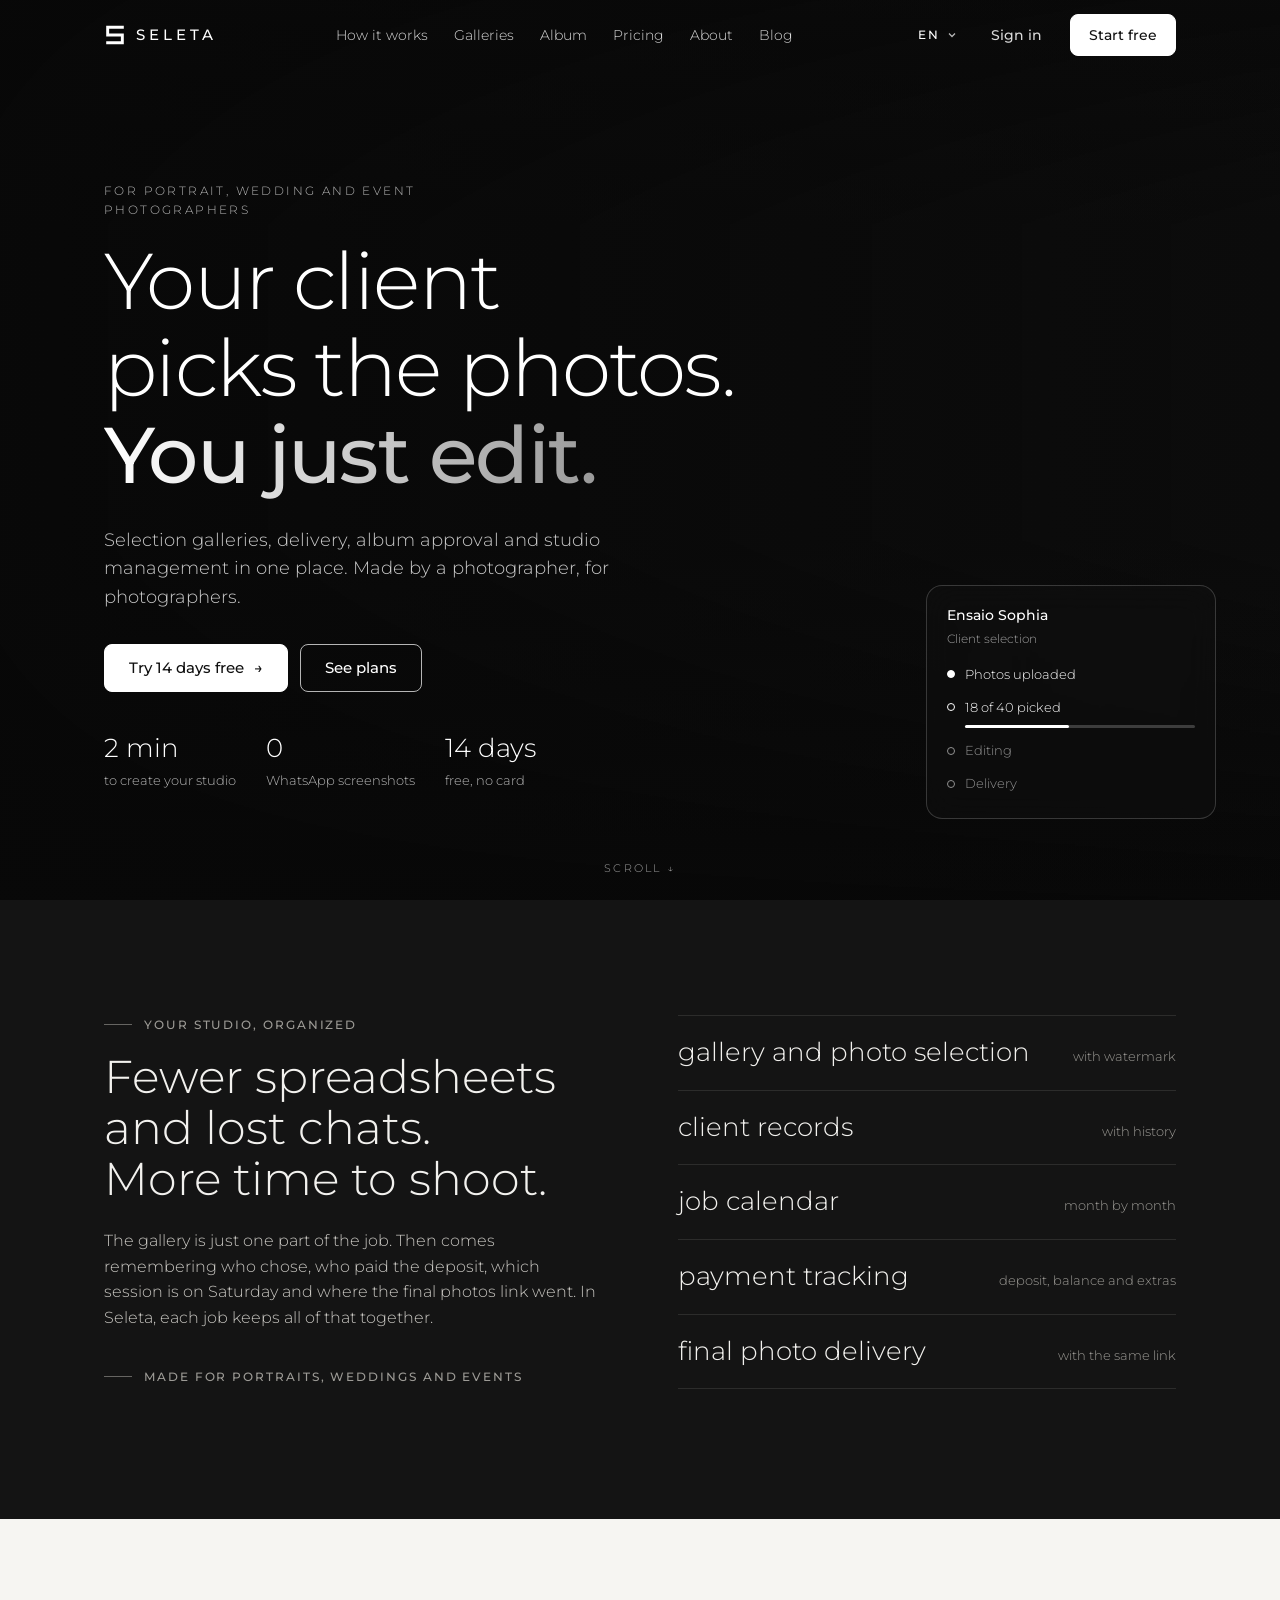
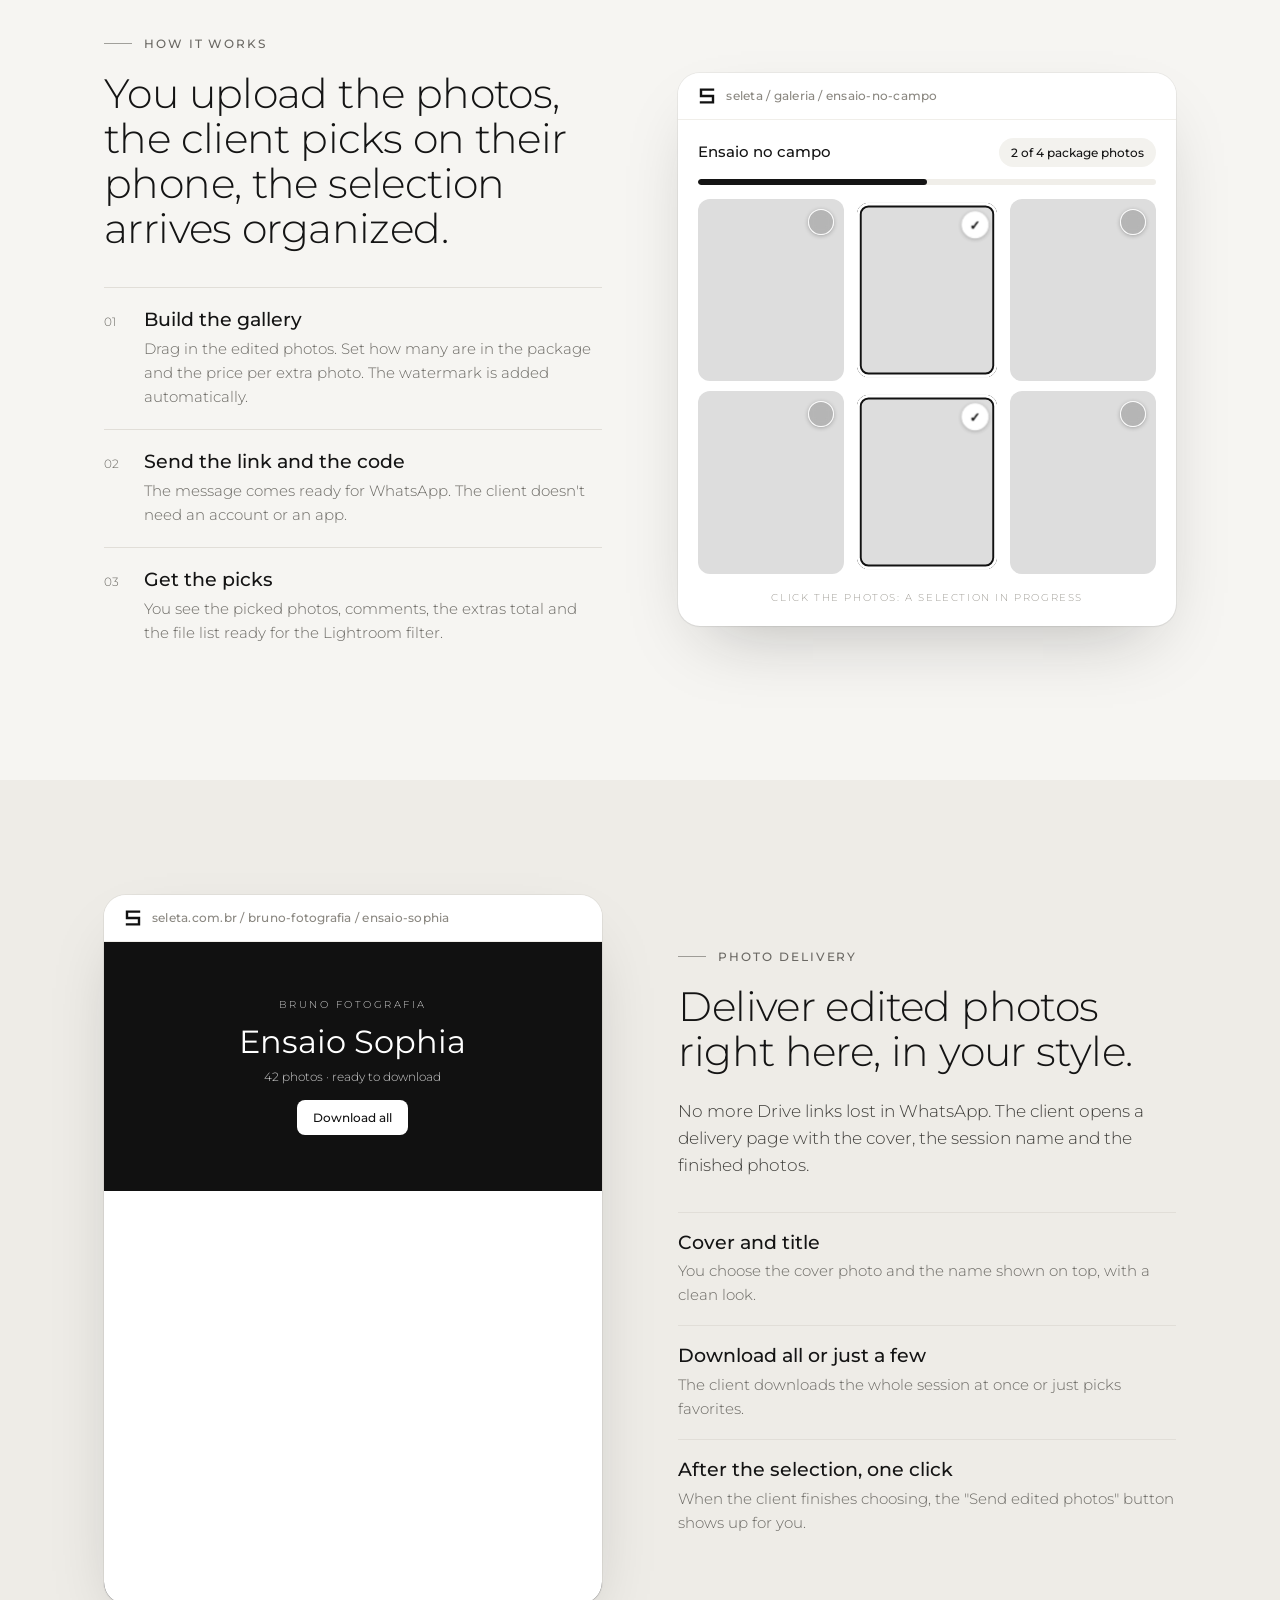
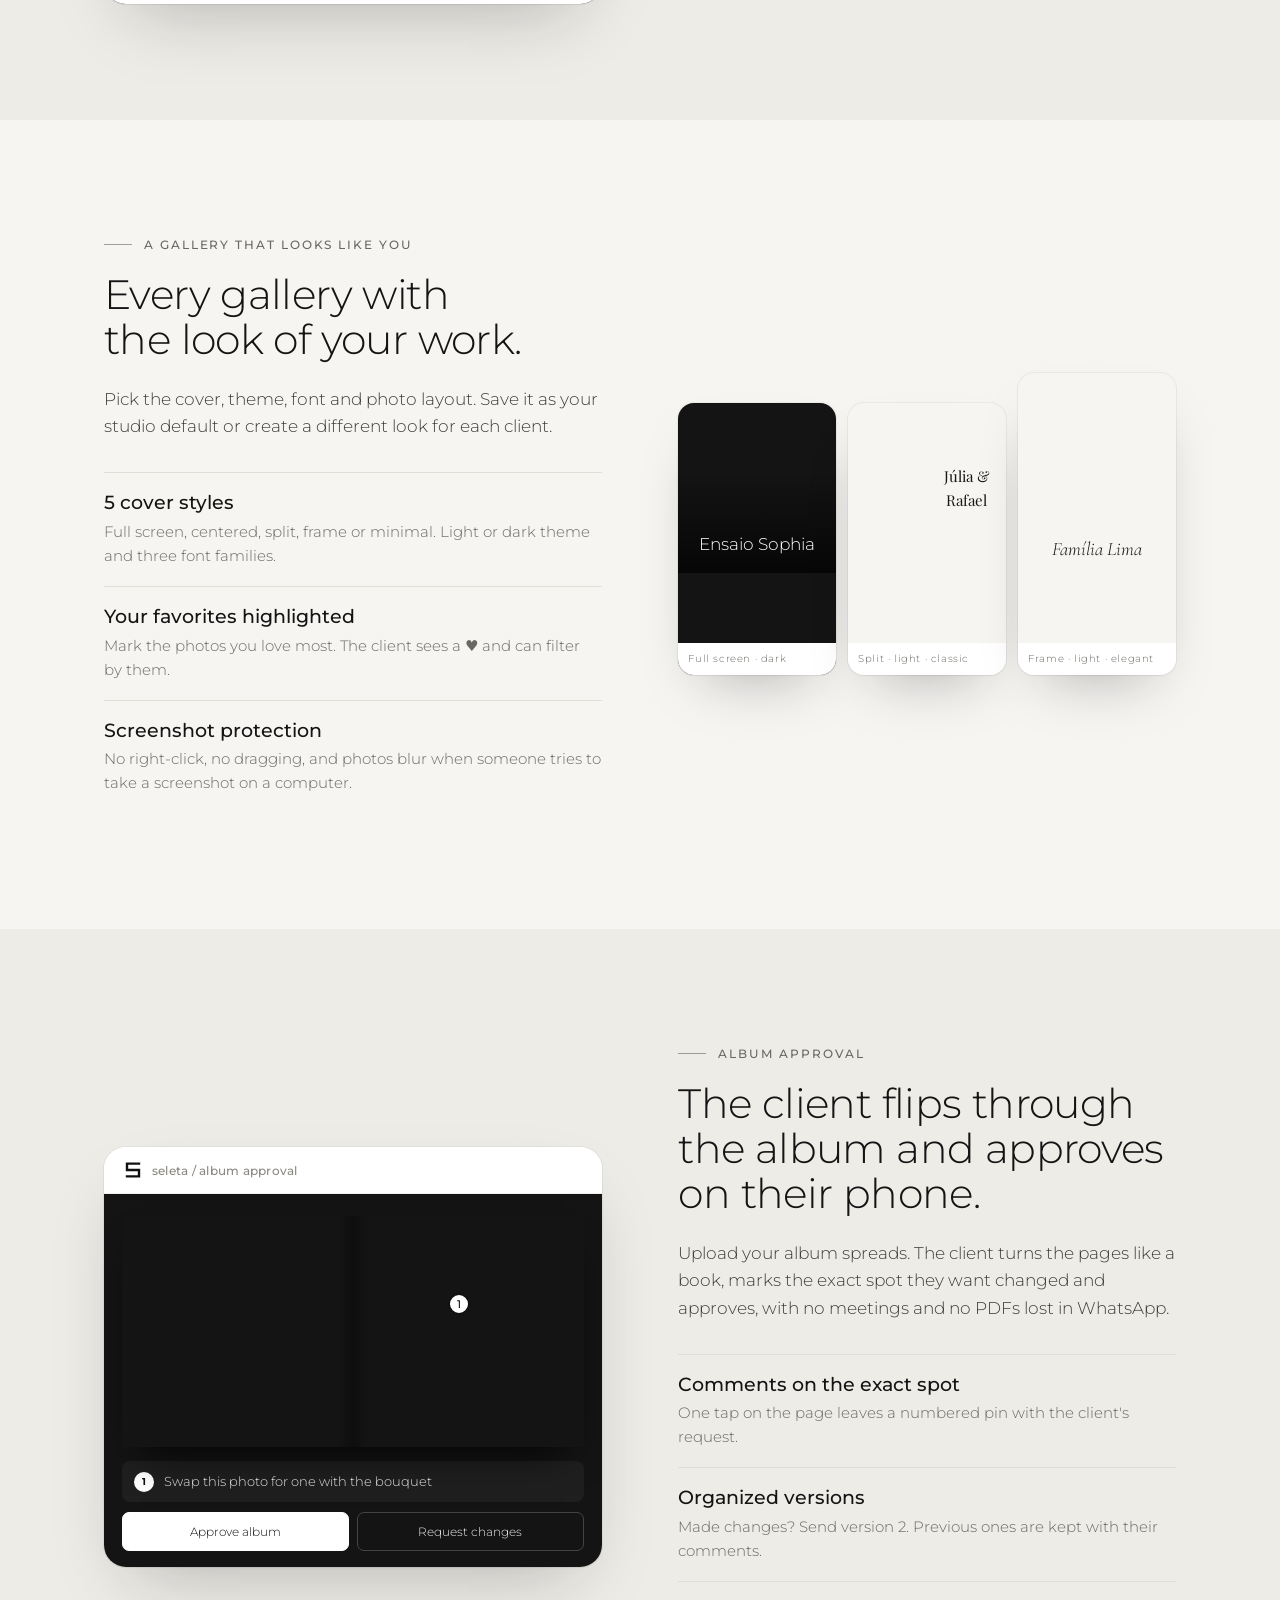
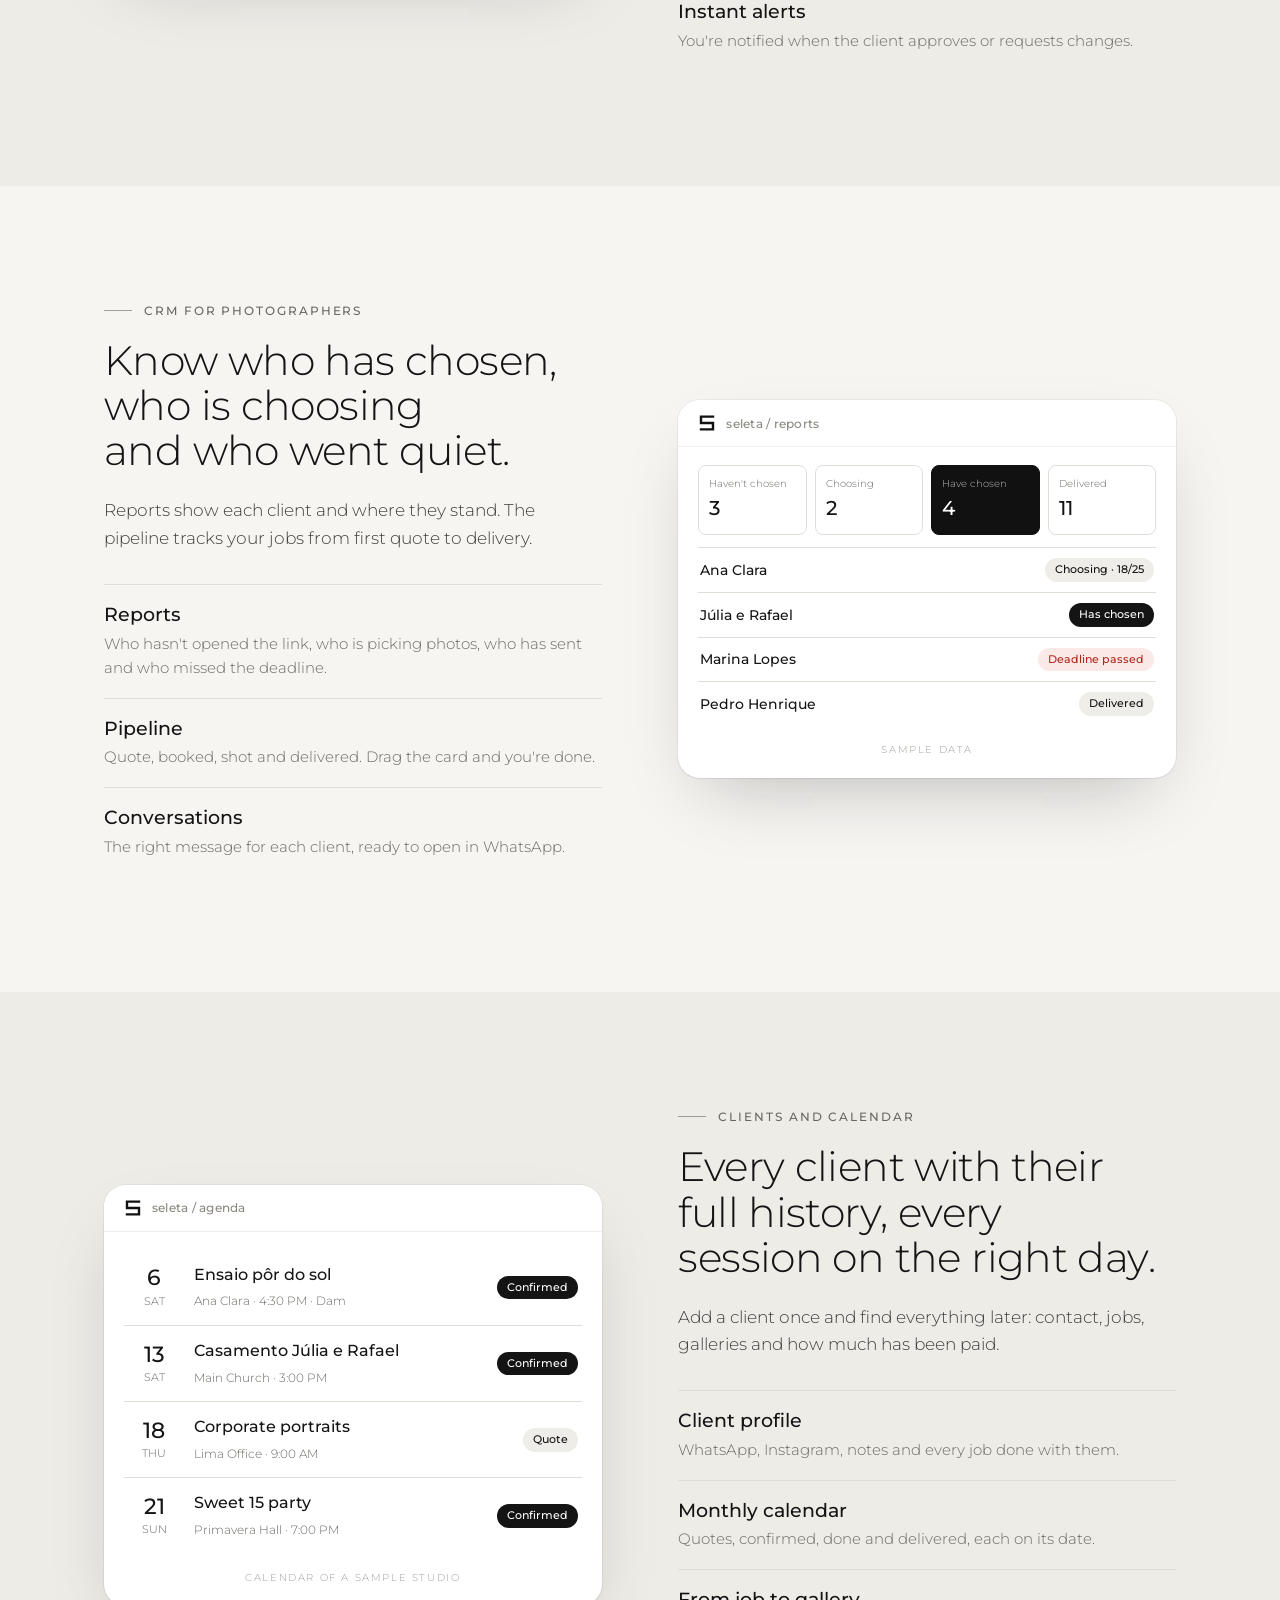
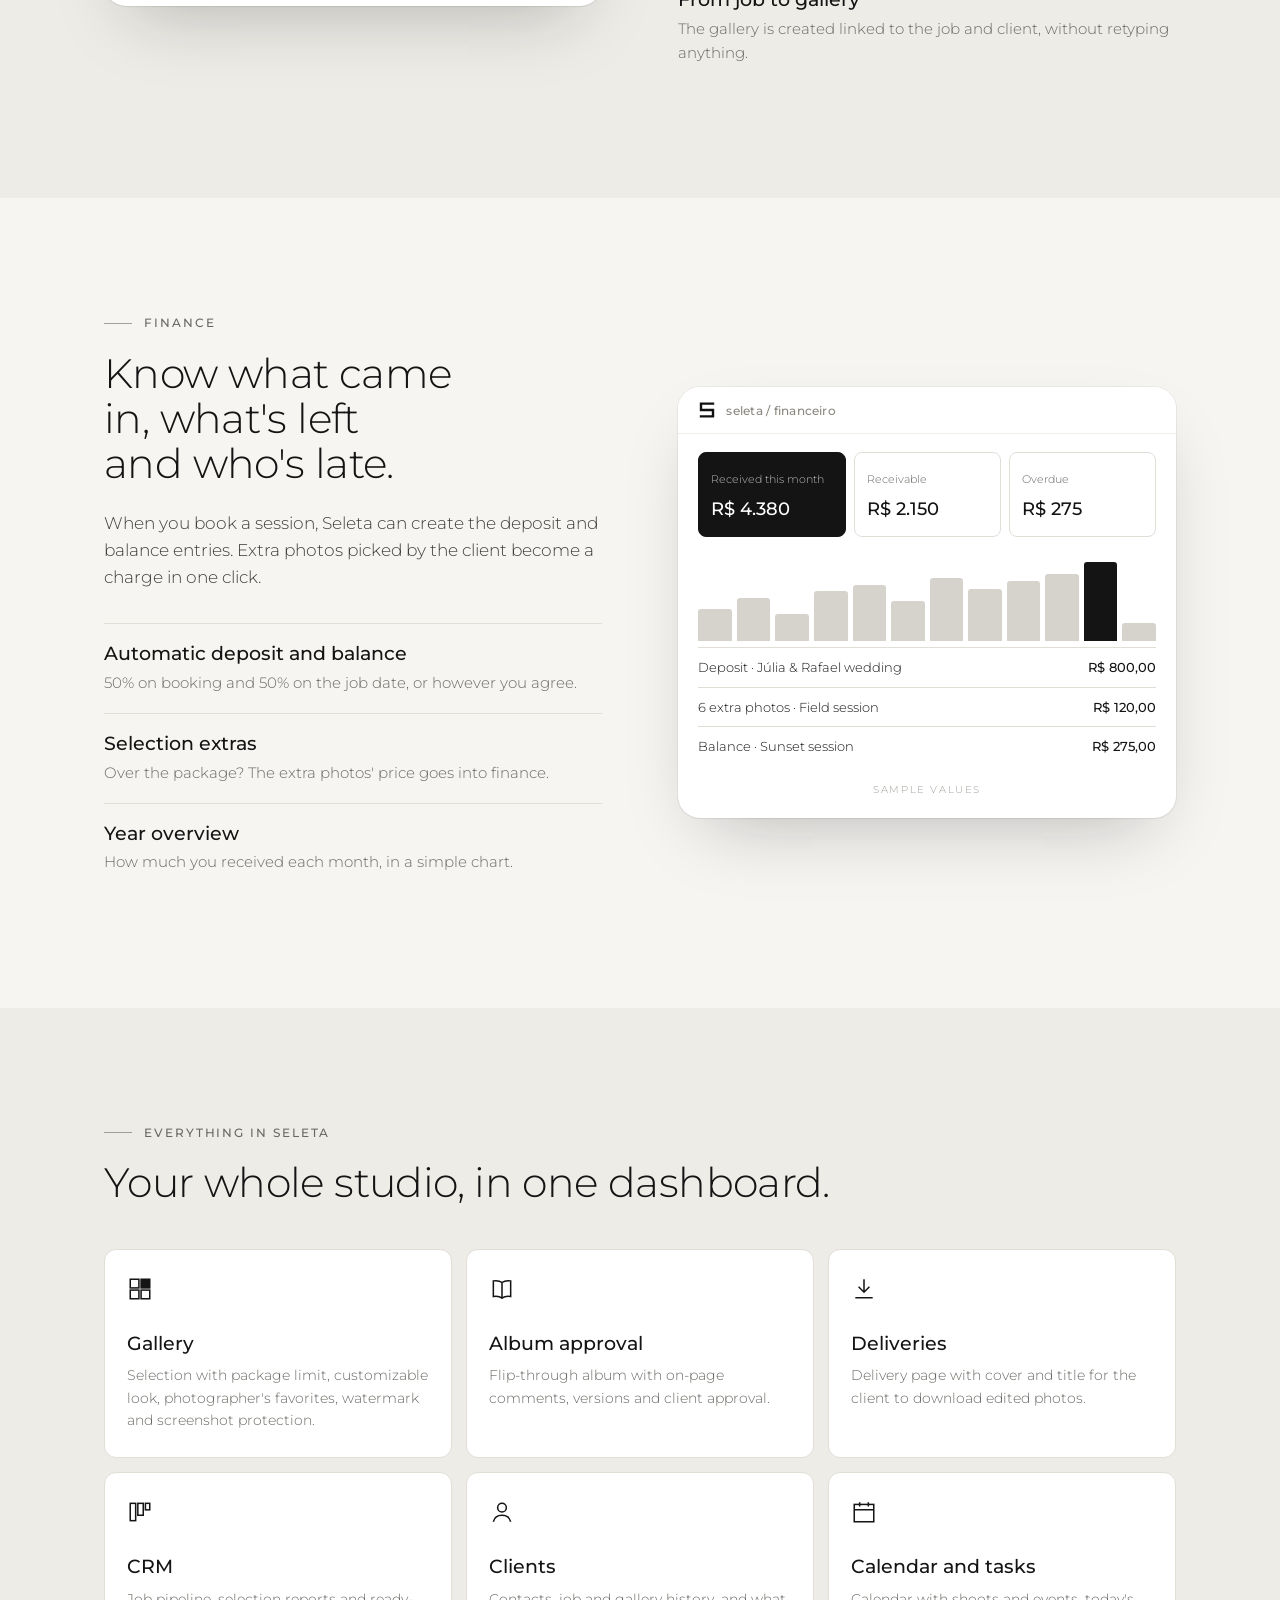
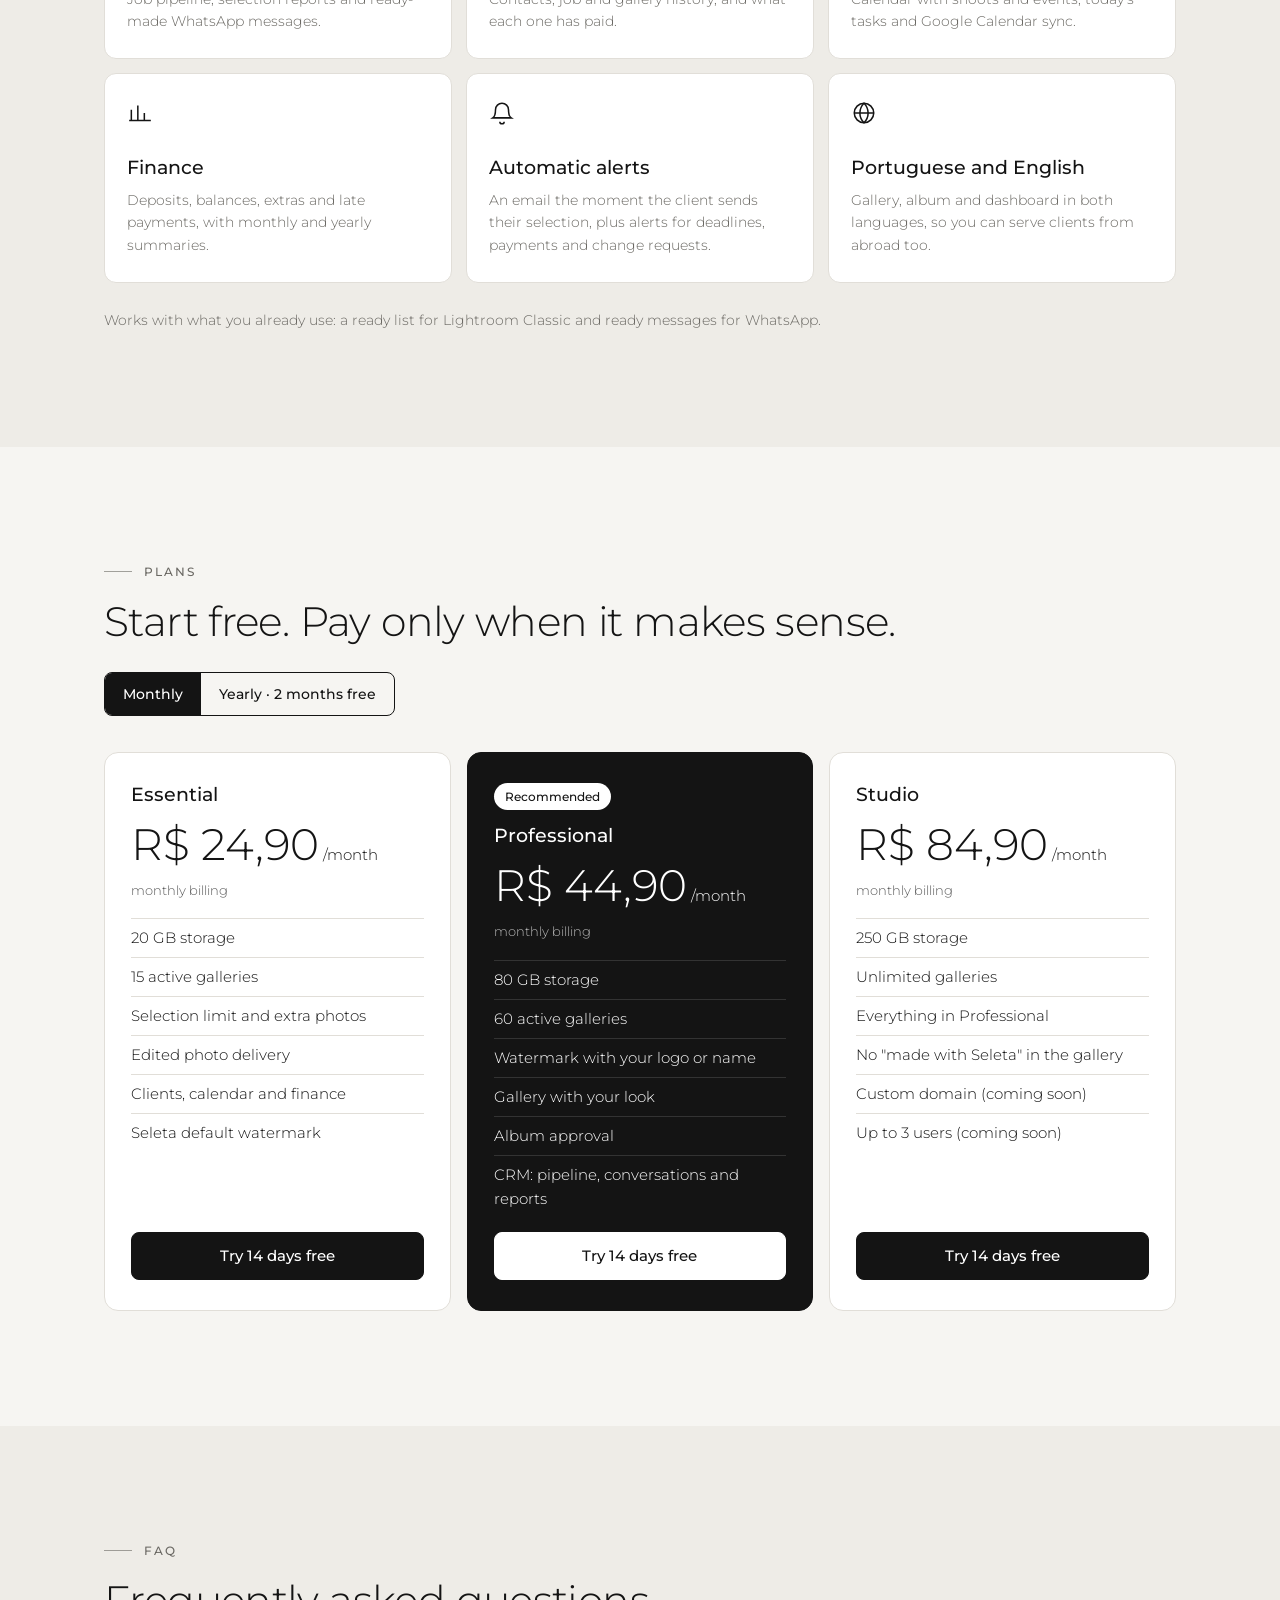
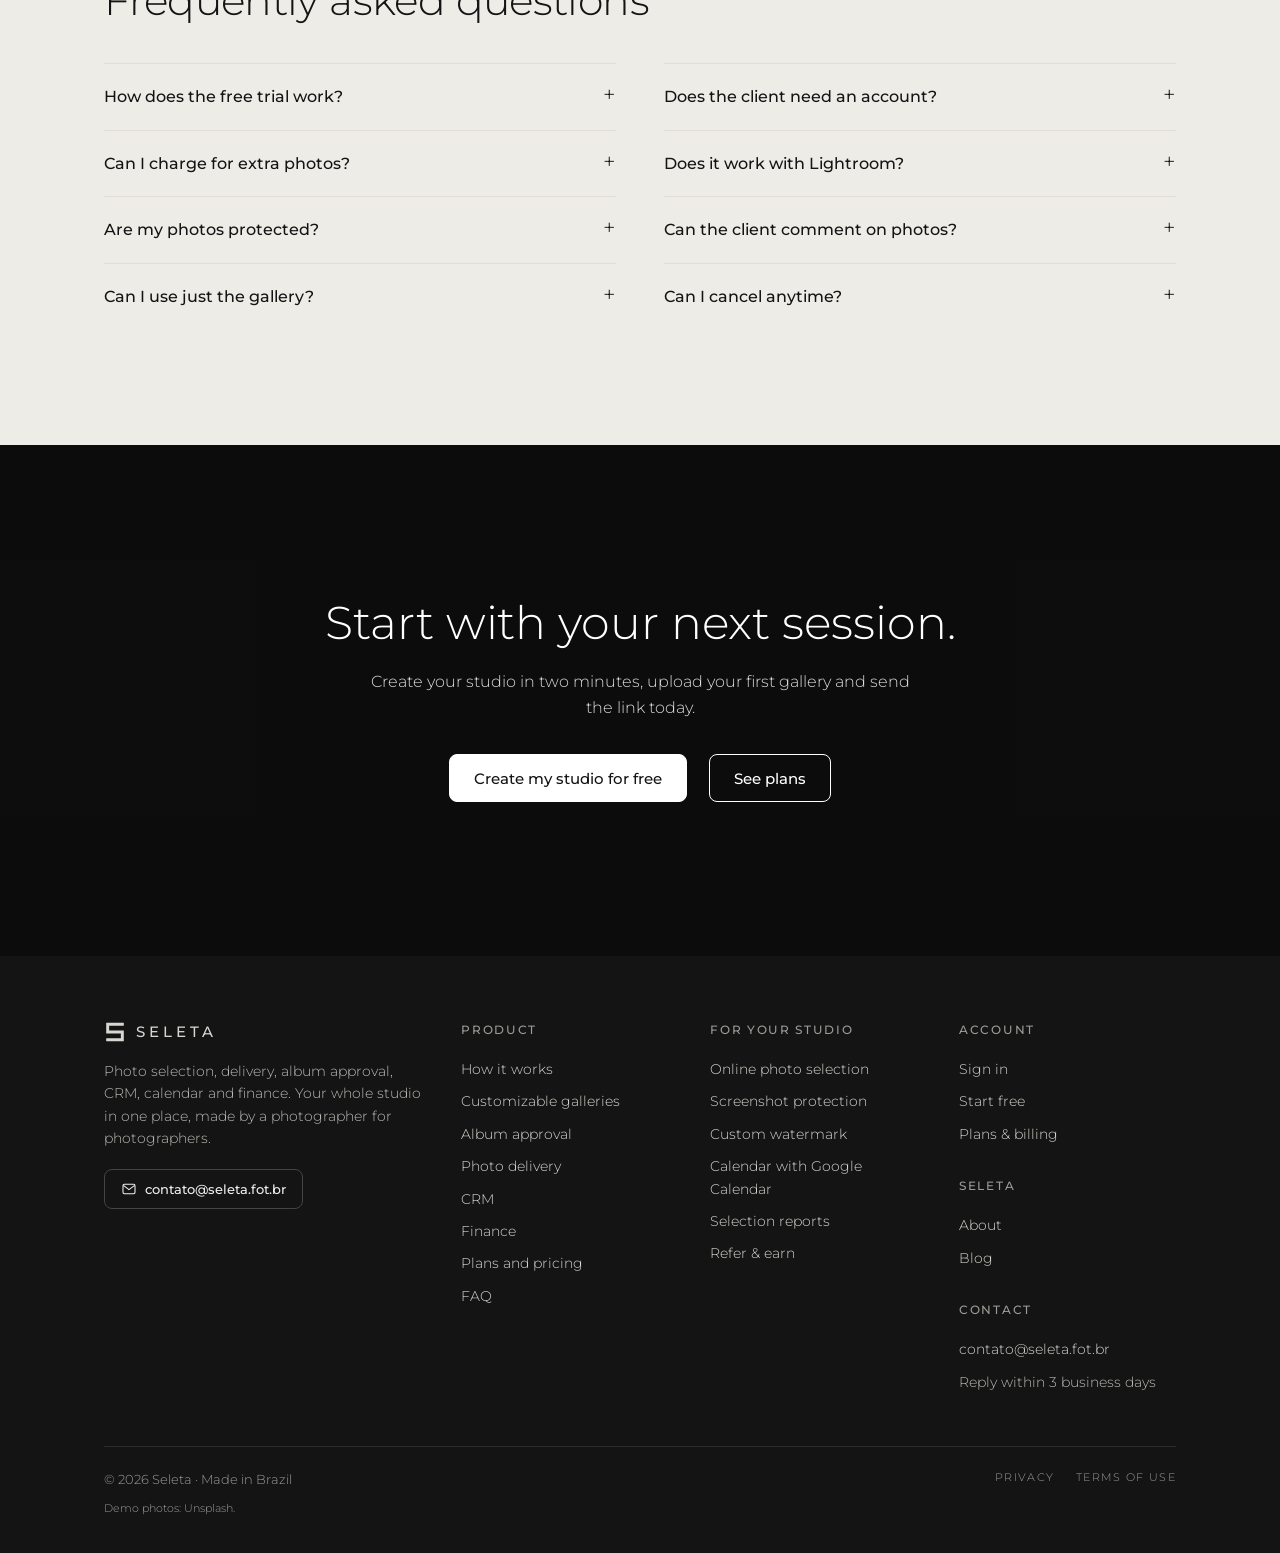
<file: index.html>
<!DOCTYPE html>
<html lang="pt-BR" translate="no">
<head>
<meta charset="utf-8">
<meta name="google" content="notranslate">
<meta name="viewport" content="width=device-width, initial-scale=1">
<title>Seleta · Sistema para fotógrafos: galeria, seleção, clientes, agenda e financeiro</title>
<link rel="canonical" href="https://seleta.fot.br/">
<meta property="og:type" content="website">
<meta property="og:site_name" content="Seleta">
<meta property="og:title" content="Seleta · Seleção de fotos online para fotógrafos">
<meta property="og:description" content="Seu cliente escolhe as fotos pelo celular. Você só edita. Galeria de seleção, entrega, aprovação de álbum e gestão do estúdio num só lugar.">
<meta property="og:url" content="https://seleta.fot.br/">
<meta property="og:image" content="https://images.unsplash.com/photo-1724690336308-02af024b76ab?w=1200&h=630&q=80&auto=format&fit=crop">
<meta name="twitter:card" content="summary_large_image">
<meta name="description" content="Seleta: sistema para fotógrafos com galeria de seleção de fotos online, entrega, aprovação de álbum, clientes, agenda e financeiro num só lugar. Teste grátis por 14 dias.">
<link rel="icon" href="favicon.ico" sizes="48x48">
<link rel="icon" type="image/png" sizes="192x192" href="icone-192.png">
<link rel="icon" type="image/svg+xml" href="icone.svg">
<link rel="apple-touch-icon" href="apple-touch-icon.png">
<link rel="preconnect" href="https://fonts.googleapis.com">
<link rel="preconnect" href="https://fonts.gstatic.com" crossorigin>
<link href="https://fonts.googleapis.com/css2?family=Montserrat:wght@300;400;500;600&family=Playfair+Display&family=Cormorant+Garamond:ital,wght@1,500&display=swap" rel="stylesheet">
<style>
:root{--bg:#f6f5f2;--bg2:#eeece7;--ink:#141414;--mute:#6a6863;--line:#e1ded8;--dark:#141414;--dink:#f2f1ee;--dmute:#9d9b96}
*{box-sizing:border-box;min-width:0}
html{scroll-behavior:smooth;scroll-padding-top:76px}
body{margin:0;background:var(--bg);color:var(--ink);font:300 16px/1.6 Montserrat,system-ui,sans-serif;overflow-x:clip}
a{color:inherit}
h1,h2,h3,p{margin:0}
h1{font-size:clamp(40px,5.6vw,68px);font-weight:300;line-height:1.04;letter-spacing:-.01em;text-wrap:balance}
h2{font-size:clamp(30px,3.8vw,46px);font-weight:300;line-height:1.1;text-wrap:balance}
h3{font-size:19px;font-weight:500;line-height:1.3}
.wrap{max-width:1200px;margin:0 auto;padding:0 max(5vw,18px)}
.band{padding:clamp(64px,9vw,120px) 0}
.olho{font-size:12px;font-weight:500;letter-spacing:.16em;text-transform:uppercase;color:var(--mute);margin-bottom:18px}
.mute{color:var(--mute)}
.btn{display:inline-flex;align-items:center;justify-content:center;min-height:48px;padding:0 24px;border-radius:8px;border:1px solid var(--ink);font:500 15px Montserrat,sans-serif;text-decoration:none;cursor:pointer;background:transparent;color:var(--ink);white-space:nowrap}
.btn.fill{background:var(--ink);color:#fff}
.btn.claro{background:#fff;color:var(--ink);border-color:#fff}
.lnk{font-weight:500;text-decoration:none;border-bottom:1px solid currentColor;padding-bottom:2px}
.btn:focus-visible,a:focus-visible,button:focus-visible{outline:2px solid #888;outline-offset:3px}

/* nav */
nav{position:sticky;top:0;z-index:30;background:color-mix(in srgb,var(--bg) 90%,transparent);backdrop-filter:blur(12px);border-bottom:1px solid transparent;transition:border-color .2s}
nav.rolou{border-color:var(--line)}
nav .wrap{display:flex;align-items:center;gap:28px;min-height:70px}
.logo{display:flex;align-items:center;gap:10px;text-decoration:none;font-weight:500;letter-spacing:.26em;font-size:15px}
.logo svg{width:22px;height:22px}
nav .links{display:flex;gap:26px;font-size:14px;margin:0 auto}
nav .links a{text-decoration:none;color:#3c3b38}
nav .links a:hover{color:var(--ink)}
nav .entrar{font-size:14px;font-weight:500;text-decoration:none}
nav .btn{min-height:42px;padding:0 18px;font-size:14px}

/* hero */
.hero .wrap{display:grid;grid-template-columns:minmax(0,1fr) minmax(0,1fr);gap:clamp(32px,5vw,72px);align-items:center;padding-top:clamp(36px,6vw,80px);padding-bottom:clamp(56px,8vw,110px)}
.hero p.lead{font-size:18px;color:#3f3e3a;margin:26px 0 34px;max-width:32em}
.ctas{display:flex;gap:22px;align-items:center;flex-wrap:wrap}
.nota{font-size:13px;color:var(--mute);margin-top:22px}
.foto{position:relative}
.foto .img{aspect-ratio:4/5;border-radius:6px;background:#cfccc6 center/cover no-repeat;box-shadow:0 40px 80px -40px rgba(0,0,0,.45)}
.linha-tempo{position:absolute;left:-34px;bottom:38px;background:#fff;border-radius:10px;padding:16px 20px;box-shadow:0 20px 50px -20px rgba(0,0,0,.35);list-style:none;margin:0;font-size:13px}
.linha-tempo li{display:flex;align-items:center;gap:10px;padding:5px 0;color:#3f3e3a;opacity:.35;transition:opacity .4s}
.linha-tempo li.on{opacity:1}
.linha-tempo li::before{content:"";width:7px;height:7px;border-radius:50%;background:var(--ink)}

/* faixa escura */
.escura{background:var(--dark);color:var(--dink)}
.escura .olho,.escura .mute{color:var(--dmute)}
.duas{display:grid;grid-template-columns:minmax(0,1fr) minmax(0,1fr);gap:clamp(32px,6vw,96px);align-items:start}
.escura p.txt{color:#c9c7c2;margin-top:24px;max-width:34em}
.lista-grande{list-style:none;margin:0;padding:0;font-size:clamp(20px,2.2vw,26px);font-weight:300}
.lista-grande li{padding:16px 0;border-top:1px solid #2c2c2b;display:flex;justify-content:space-between;gap:16px;align-items:baseline}
.lista-grande li:last-child{border-bottom:1px solid #2c2c2b}
.lista-grande span{font-size:13px;color:var(--dmute);white-space:nowrap}

/* seções com mockup */
.secao{border-top:1px solid var(--line)}
.secao.alt{background:var(--bg2)}
.secao .duas{align-items:center}
.secao p.txt{color:#3f3e3a;margin-top:24px;max-width:32em;font-size:17px}
.passos{list-style:none;margin:36px 0 0;padding:0;counter-reset:p}
.passos li{display:grid;grid-template-columns:34px minmax(0,1fr);gap:6px;padding:20px 0;border-top:1px solid var(--line);counter-increment:p}
.passos li::before{content:"0" counter(p);font-size:12px;color:var(--mute);padding-top:4px}
.passos p{color:var(--mute);margin-top:4px;font-size:15px}
.recursos{list-style:none;margin:32px 0 0;padding:0}
.recursos li{padding:18px 0;border-top:1px solid var(--line)}
.recursos li p{color:var(--mute);font-size:15px;margin-top:4px}

.janela{background:#fff;border:1px solid var(--line);border-radius:12px;box-shadow:0 40px 80px -50px rgba(0,0,0,.5);overflow:hidden}
.janela .barra{display:flex;align-items:center;gap:6px;padding:11px 14px;border-bottom:1px solid var(--line);background:#fbfaf8}
.janela .barra i{width:9px;height:9px;border-radius:50%;background:#dcd9d3}
.janela .barra span{font:400 12px ui-monospace,Menlo,monospace;color:var(--mute);margin-left:8px;overflow:hidden;text-overflow:ellipsis;white-space:nowrap}
.janela .corpo{padding:16px}
.janela .leg{font-size:11px;letter-spacing:.14em;text-transform:uppercase;color:var(--mute);margin-top:14px}


/* aparecer ao rolar */
{
  const alvos = document.querySelectorAll(".secao .olho,.secao h2,.secao p.txt,.secao .passos li,.secao .recursos li,.secao .janela,.secao .estilos3,.escura h2,.escura p.txt,.escura .lista-grande li");
  if ("IntersectionObserver" in window) {
    const io = new IntersectionObserver(es => es.forEach(e => { if (e.isIntersecting) { e.target.classList.add("on"); io.unobserve(e.target); } }), { rootMargin: "0px 0px -8% 0px" });
    alvos.forEach((el, i) => { el.classList.add("rv"); const irmaos = el.parentElement ? [...el.parentElement.children].indexOf(el) : 0; el.style.transitionDelay = Math.min(irmaos, 5) * 70 + "ms"; io.observe(el); });
  }
}

/* demo de seleção */
.demo-topo{display:flex;justify-content:space-between;align-items:center;gap:12px;font-size:13px;margin-bottom:12px}
.demo-topo b{font-weight:500}
.medidor{height:4px;background:var(--line);border-radius:9px;overflow:hidden;margin-bottom:14px}
.medidor i{display:block;height:100%;background:var(--ink);transition:width .25s}
.grade{display:grid;grid-template-columns:repeat(3,minmax(0,1fr));gap:8px}
.ft{position:relative;aspect-ratio:4/5;border:0;padding:0;border-radius:4px;background:#ddd center/cover no-repeat;cursor:pointer}
.ft::after{content:"";position:absolute;top:8px;right:8px;width:18px;height:18px;border-radius:50%;border:1.5px solid #fff;background:rgba(0,0,0,.12);box-shadow:0 1px 4px rgba(0,0,0,.25)}
.ft.on{outline:2px solid var(--ink);outline-offset:2px}
.ft.on::after{background:#fff}

/* agenda mockup */
.ag{display:flex;flex-direction:column}
.ag .it{display:grid;grid-template-columns:52px minmax(0,1fr) auto;gap:14px;align-items:center;padding:12px 4px;border-top:1px solid var(--line)}
.ag .it:first-child{border-top:0}
.ag .d{text-align:center;line-height:1.1}
.ag .d b{display:block;font-size:22px;font-weight:500}
.ag .d span{font-size:11px;text-transform:uppercase;color:var(--mute)}
.ag strong{font-weight:500;display:block}
.ag .it span.s{font-size:12px;color:var(--mute)}
.pill{font-size:11px;font-weight:500;padding:3px 10px;border-radius:99px;background:#efede8;white-space:nowrap}
.pill.p{background:var(--ink);color:#fff}

/* financeiro mockup */
.fin{display:grid;grid-template-columns:repeat(3,minmax(0,1fr));gap:8px;margin-bottom:14px}
.fin div{border:1px solid var(--line);border-radius:8px;padding:12px}
.fin div.e{background:var(--ink);color:#fff;border-color:var(--ink)}
.fin span{font-size:11px;color:var(--mute)}
.fin div.e span{color:#bbb}
.fin b{display:block;font-size:18px;font-weight:500;margin-top:4px;white-space:nowrap}
.barras{display:grid;grid-template-columns:repeat(12,minmax(0,1fr));gap:5px;align-items:end;height:90px;margin-bottom:6px}
.barras i{display:block;background:#d6d3cd;border-radius:3px 3px 0 0}
.barras i.on{background:var(--ink)}
.lanc{font-size:13px}
.lanc div{display:flex;justify-content:space-between;gap:12px;padding:9px 0;border-top:1px solid var(--line)}
.lanc b{font-weight:500;white-space:nowrap}

/* módulos */
.modulos{display:grid;grid-template-columns:repeat(4,minmax(0,1fr));gap:14px;margin-top:44px}
.mod{background:#fff;border:1px solid var(--line);border-radius:12px;padding:26px 22px}
.mod svg{width:26px;height:26px;margin-bottom:22px}
.mod p{color:var(--mute);font-size:14px;margin-top:8px}
.integra{margin-top:26px;font-size:14px;color:var(--mute)}

/* planos */
.toggle{display:inline-flex;border:1px solid var(--ink);border-radius:8px;overflow:hidden;margin-top:28px}
.toggle button{min-height:42px;padding:0 18px;border:0;background:transparent;font:500 14px Montserrat;cursor:pointer;color:var(--ink)}
.toggle button[aria-pressed=true]{background:var(--ink);color:#fff}
.planos{display:grid;grid-template-columns:repeat(3,minmax(0,1fr));gap:16px;margin-top:36px}
.plano{background:#fff;border:1px solid var(--line);border-radius:14px;padding:30px 26px;display:flex;flex-direction:column;gap:14px}
.plano.rec{background:var(--ink);color:#fff;border-color:var(--ink)}
.plano .tag{align-self:flex-start;font-size:12px;font-weight:500;padding:4px 11px;border-radius:99px;background:#fff;color:var(--ink)}
.preco{font-size:44px;font-weight:300;line-height:1;white-space:nowrap}
.preco small{font-size:15px}
.plano ul{list-style:none;padding:0;margin:4px 0 0;font-size:15px}
.plano li{padding:7px 0;border-top:1px solid var(--line)}
.plano.rec li{border-color:#333}
.plano .btn{margin-top:auto}
.plano.rec .btn{background:#fff;color:var(--ink);border-color:#fff}

/* dúvidas */
.faq{display:grid;grid-template-columns:repeat(2,minmax(0,1fr));gap:0 48px;margin-top:40px}
details{border-top:1px solid var(--line);padding:20px 0}
summary{cursor:pointer;font-weight:500;font-size:16px;list-style:none;display:flex;justify-content:space-between;gap:16px}
summary::-webkit-details-marker{display:none}
summary::after{content:"+";font-weight:300;font-size:22px;line-height:1}
details[open] summary::after{content:"–"}
details p{margin-top:10px;color:var(--mute);font-size:15px}

/* final */
.final{position:relative;background:#111 center 35%/cover no-repeat;color:#fff;text-align:center}
.final::before{content:"";position:absolute;inset:0;background:rgba(10,10,10,.62)}
.final .wrap{position:relative;padding-top:clamp(90px,12vw,160px);padding-bottom:clamp(90px,12vw,160px)}
.final p{color:#ddd;margin:20px auto 34px;max-width:34em}
.final .ctas{justify-content:center}
.final .btn:not(.claro){border-color:#fff;color:#fff}

footer{background:var(--dark);color:var(--dink);padding:64px 0 36px;font-size:14px}
footer .cols{display:grid;grid-template-columns:1.5fr repeat(3,minmax(0,1fr));gap:32px}
footer .btn.wa{gap:8px;margin-top:20px;border-color:#444;color:#eee;min-height:40px;font-size:13px;padding:0 16px}
footer .btn.wa:hover{border-color:#eee}
footer .legal{display:flex;gap:22px;letter-spacing:.12em;text-transform:uppercase;font-size:11px}
footer .legal a{color:var(--dmute)}footer .legal a:hover{color:#fff}
footer h4{margin:0 0 14px;font-size:12px;font-weight:500;letter-spacing:.14em;text-transform:uppercase;color:var(--dmute)}
footer ul{list-style:none;padding:0;margin:0}
footer li{padding:5px 0}
footer a{text-decoration:none;color:#d8d6d1}
footer a:hover{color:#fff}
footer .base{margin-top:48px;padding-top:22px;border-top:1px solid #2c2c2b;display:flex;justify-content:space-between;gap:16px;flex-wrap:wrap;color:var(--dmute);font-size:13px}
.credito{font-size:11px;color:var(--dmute);margin-top:10px}

@media(max-width:980px){
  nav .links{display:none}
  .hero .wrap,.duas{grid-template-columns:minmax(0,1fr)}
  .linha-tempo{left:12px;bottom:12px}
  .modulos{grid-template-columns:repeat(2,minmax(0,1fr))}
  .planos{grid-template-columns:minmax(0,1fr);max-width:480px}
  .faq{grid-template-columns:minmax(0,1fr)}
  footer .cols{grid-template-columns:repeat(2,minmax(0,1fr))}
}
@media(max-width:560px){
  nav .entrar{display:none}
  .modulos{grid-template-columns:minmax(0,1fr)}
  .fin{grid-template-columns:minmax(0,1fr) minmax(0,1fr)}
  .fin div:last-child{display:none}
}
@media(prefers-reduced-motion:reduce){html{scroll-behavior:auto}*{transition:none!important}}
.modulos{grid-template-columns:repeat(3,minmax(0,1fr))!important}
.entregaMock{background:#111}
.capaE{position:relative;aspect-ratio:16/8;display:flex;flex-direction:column;align-items:center;justify-content:center;text-align:center;color:#fff;overflow:hidden;padding:20px}
.capaE::before{content:"";position:absolute;inset:-12px;background:var(--f) center/cover;filter:blur(5px) brightness(.6)}
.capaE>*{position:relative}
.capaE span{font-size:10px;letter-spacing:.25em;text-transform:uppercase;opacity:.8}
.capaE h3{font-size:clamp(22px,3vw,32px);font-weight:400;margin:8px 0 4px}
.capaE small{font-size:12px;opacity:.8}
.capaE b{margin-top:14px;background:#fff;color:#111;font-size:12px;font-weight:500;padding:8px 16px;border-radius:8px}
.gradeE{display:grid;grid-template-columns:repeat(3,1fr);gap:3px;padding:3px;background:#fff}
.gradeE i{aspect-ratio:4/5;background:center/cover}
.relCards{display:grid;grid-template-columns:repeat(4,1fr);gap:8px}
.relCards div{border:1px solid var(--line);border-radius:8px;padding:10px}
.relCards div.e{background:#111;color:#fff;border-color:#111}
.relCards span{display:block;font-size:10px;color:var(--mute)}.relCards .e span{color:#bbb}
.relCards b{font-size:20px;font-weight:500}
.relLinhas{margin-top:12px}
.relLinhas div{display:flex;justify-content:space-between;align-items:center;padding:10px 2px;border-top:1px solid var(--line);font-size:14px}
.relLinhas strong{font-weight:500}
.pill.alerta{background:#fbe9e7;color:#b3261e;border-color:#f3c9c3}
@media(max-width:900px){.modulos{grid-template-columns:repeat(2,minmax(0,1fr))!important}}
@media(max-width:560px){.modulos{grid-template-columns:minmax(0,1fr)!important}.relCards{grid-template-columns:repeat(2,1fr)}}
.estilos3{display:grid;grid-template-columns:repeat(3,1fr);gap:12px;align-items:end}
.est{border-radius:10px;overflow:hidden;box-shadow:0 30px 60px -40px rgba(0,0,0,.6);border:1px solid var(--line)}
.est small{display:block;font-size:10px;letter-spacing:.06em;padding:8px 10px;color:var(--mute);background:#fff}
.est .eh{position:relative;height:170px;display:flex;align-items:flex-end;justify-content:center;background:center/cover}
.est .eg{display:grid;grid-template-columns:repeat(3,1fr);gap:3px;padding:3px}
.est .eg i{aspect-ratio:3/4;background:center/cover}
.e1{background:#141414}.e1 .eh::after{content:"";position:absolute;inset:0;background:linear-gradient(transparent 40%,rgba(0,0,0,.7))}
.e1 .eh span{position:relative;z-index:1;color:#fff;font-weight:300;font-size:17px;padding-bottom:14px}
.e2{background:#f7f5f1}.e2 .eh{display:grid;grid-template-columns:1fr 1fr;align-items:center}
.e2 .eh b{height:100%;background:center/cover}.e2 .eh span{font-family:"Playfair Display",Georgia,serif;font-size:15px;text-align:center;color:#171717;padding:0 6px}
.e3{background:#f7f5f1}.e3 .eh{flex-direction:column;align-items:stretch;padding:8px;height:200px}
.e3 .eh b{flex:1;background:center/cover}.e3 .eh span{font-family:"Cormorant Garamond",Georgia,serif;font-style:italic;font-size:19px;text-align:center;color:#171717;padding-top:6px}
.livroMock{background:#141414;padding:22px 18px 16px}
.lam{display:grid;grid-template-columns:1fr 1fr;box-shadow:0 20px 40px -20px #000;position:relative}
.lam::after{content:"";position:absolute;top:0;bottom:0;left:50%;width:30px;transform:translateX(-50%);background:linear-gradient(90deg,transparent,rgba(0,0,0,.3),transparent)}
.lam i{aspect-ratio:1/1;background:center/cover;position:relative}
.lam em{position:absolute;width:22px;height:22px;border-radius:50%;background:#fff;color:#111;border:2px solid #111;font:500 11px Montserrat;font-style:normal;display:grid;place-items:center;transform:translate(-50%,-50%);z-index:1}
.comMock{display:flex;gap:10px;align-items:center;background:#1f1f1f;color:#eee;border-radius:8px;padding:10px 12px;margin-top:14px;font-size:13px}
.comMock b{width:20px;height:20px;border-radius:50%;background:#fff;color:#111;font-size:10px;display:grid;place-items:center;flex:none}
.btnsMock{display:flex;gap:8px;margin-top:10px}.btnsMock span{flex:1;text-align:center;font-size:12px;padding:9px;border:1px solid #444;border-radius:7px;color:#eee}.btnsMock .a{background:#fff;color:#111;border-color:#fff}
@media(max-width:560px){.estilos3{grid-template-columns:1fr 1fr}.estilos3 .e3{display:none}}
#nav .links a{white-space:nowrap}

/* abertura D */
.heroD{position:relative;margin-top:-71px;padding-top:71px;background:#0d0d0d;color:#fff;overflow:hidden;min-height:min(100vh,920px)}
.heroBg{position:absolute;inset:0;background:62% 30%/cover;transform:scale(1.1);animation:zoomLento 22s ease-out forwards;opacity:.7}
.heroD::after{content:"";position:absolute;inset:0;background:linear-gradient(90deg,rgba(8,8,8,.9) 0%,rgba(8,8,8,.62) 45%,rgba(8,8,8,.25) 100%),linear-gradient(0deg,rgba(8,8,8,.9),transparent 40%),linear-gradient(180deg,rgba(8,8,8,.55),transparent 25%)}
@keyframes zoomLento{to{transform:scale(1)}}
.heroGrid{position:relative;z-index:1;display:flex;align-items:center;min-height:calc(min(100vh,920px) - 71px);padding-top:30px;padding-bottom:30px}
.heroTxt{max-width:640px}
.heroD h1{font-size:clamp(42px,6.2vw,88px);font-weight:300;line-height:1.04;letter-spacing:-.02em;color:#fff}
.olhoD{font-size:12px;letter-spacing:.2em;text-transform:uppercase;opacity:.7;margin:0 0 20px;max-width:34em}
.rev{display:inline-block;overflow:hidden;vertical-align:top;padding-bottom:.06em}.rev>span{display:inline-block;transform:translateY(110%);animation:sobe .9s cubic-bezier(.2,.8,.2,1) forwards}
@keyframes sobe{to{transform:none}}
.brilho{font-weight:500;background:linear-gradient(90deg,#fff 0%,#9a9a9a 50%,#fff 100%);background-size:200% 100%;-webkit-background-clip:text;background-clip:text;color:transparent;animation:brilho 4s linear infinite}
@keyframes brilho{to{background-position:-200% 0}}
.heroD p.lead{font-size:18px;line-height:1.6;color:rgba(255,255,255,.78);margin:24px 0 32px;max-width:30em}
.heroD .ctas{gap:12px}
.heroD .btn.claro{background:#fff;color:#111;border-color:#fff;gap:10px}
.heroD .btn.contorno{border-color:rgba(255,255,255,.7);color:#fff;background:transparent}
.heroD .btn .seta{transition:transform .25s}.heroD .btn:hover .seta{transform:translateX(4px)}
.entra{opacity:0;transform:translateY(14px);animation:aparece .8s .6s ease forwards}.entra.d2{animation-delay:.75s}.entra.d3{animation-delay:.9s}
@keyframes aparece{to{opacity:1;transform:none}}
.numerosD{display:flex;gap:30px;flex-wrap:wrap;margin-top:36px;font-size:13px;color:rgba(255,255,255,.7)}.numerosD b{display:block;font-size:26px;font-weight:300;color:#fff}
.vidroD{position:absolute;z-index:2;right:max(5vw,calc((100vw - 1200px)/2));bottom:9vh;width:290px;padding:18px 20px;border-radius:16px;background:rgba(20,20,20,.35);backdrop-filter:blur(16px);-webkit-backdrop-filter:blur(16px);border:1px solid rgba(255,255,255,.18);font-size:13px;color:#fff;opacity:0;animation:aparece 1s 1.3s ease forwards}
.vidroD b{display:block;font-weight:500;font-size:14px;margin-bottom:2px}.vidroD small{display:block;opacity:.6;font-size:12px;margin-bottom:10px}
.vidroD .l{display:flex;align-items:center;gap:10px;padding:6px 0;opacity:.55}.vidroD .l.ok{opacity:1}.vidroD .l i{width:8px;height:8px;border-radius:50%;border:1px solid #fff;flex:none}.vidroD .l.ok i{background:#fff}
.vidroD .l.agora{opacity:1}.vidroD .l.agora i{animation:pisca 1.6s infinite}
.vidroD .bar{height:3px;border-radius:3px;background:rgba(255,255,255,.2);margin:2px 0 6px 18px}.vidroD .bar i{display:block;height:100%;width:0;border-radius:3px;background:#fff;transition:width 1.2s ease}
@keyframes pisca{50%{background:#fff}}
.rolaD{position:absolute;z-index:2;left:50%;bottom:22px;transform:translateX(-50%);font-size:11px;letter-spacing:.2em;color:rgba(255,255,255,.6);text-decoration:none;animation:pula 2.2s infinite}
@keyframes pula{50%{transform:translate(-50%,6px)}}
nav.sobreFoto:not(.rolou){background:transparent;backdrop-filter:none;color:#fff}
nav.sobreFoto:not(.rolou) .links a,nav.sobreFoto:not(.rolou) .entrar{color:rgba(255,255,255,.85)}
nav.sobreFoto:not(.rolou) .btn.fill{background:#fff;color:#111;border-color:#fff}
@media(max-width:900px){.heroGrid{padding-top:40px}.vidroD,.rolaD{display:none}}
@media (prefers-reduced-motion:reduce){.rev>span,.entra,.vidroD{animation:none;transform:none;opacity:1}.heroBg,.brilho,.rolaD{animation:none}}

/* ===== demonstrações modernas ===== */
.secao{border-top:0}
.secao h2{font-size:clamp(28px,3.2vw,44px);font-weight:300;letter-spacing:-.015em;line-height:1.1}
.secao .olho{display:flex;align-items:center;gap:12px}.secao .olho::before,.escura .olho::before{content:"";width:28px;height:1px;background:currentColor;opacity:.6}
.escura .olho{display:flex;align-items:center;gap:12px}
.recursos li,.passos li{transition:border-color .3s}.recursos li:hover,.passos li:hover{border-color:#bdbab3}
.janela{border:0;border-radius:22px;background:#fff;box-shadow:0 1px 2px rgba(0,0,0,.04),0 30px 70px -28px rgba(20,20,20,.28),0 0 0 1px rgba(20,20,20,.05);transition:transform .6s cubic-bezier(.2,.8,.2,1),box-shadow .6s}
.janela:hover{transform:translateY(-6px);box-shadow:0 1px 2px rgba(0,0,0,.04),0 46px 90px -30px rgba(20,20,20,.32),0 0 0 1px rgba(20,20,20,.05)}
.janela .barra{background:#fff;border-bottom:1px solid #f0eee9;padding:14px 20px;gap:10px}
.janela .barra i{display:none}
.janela .barra::before{content:"";width:18px;height:18px;flex:none;background:#111;-webkit-mask:url("data:image/svg+xml,%3Csvg xmlns='http://www.w3.org/2000/svg' viewBox='0 0 48 48'%3E%3Cpath d='M40 7H8v17h32v17H8' fill='none' stroke='black' stroke-width='6.4' stroke-linecap='square'/%3E%3C/svg%3E") center/contain no-repeat;mask:url("data:image/svg+xml,%3Csvg xmlns='http://www.w3.org/2000/svg' viewBox='0 0 48 48'%3E%3Cpath d='M40 7H8v17h32v17H8' fill='none' stroke='black' stroke-width='6.4' stroke-linecap='square'/%3E%3C/svg%3E") center/contain no-repeat}
.janela .barra span{font:500 12px Montserrat,sans-serif;letter-spacing:.02em;color:#8a8780;margin-left:0}
.janela .corpo{padding:18px 20px 20px}
.janela .leg{font-size:10px;letter-spacing:.16em;color:#a19e97;margin-top:16px;text-align:center}
.demo-topo b{font-size:15px}
.demo-topo span{font-size:12px;font-weight:500;background:#f3f2ee;padding:5px 12px;border-radius:99px}
.medidor{height:6px;background:#f0eee9}
.medidor i{border-radius:9px;transition:width .5s cubic-bezier(.2,.8,.2,1)}
.grade{gap:10px}
.ft{border-radius:12px;overflow:hidden;transition:transform .35s cubic-bezier(.2,.8,.2,1),box-shadow .35s}
.ft:hover{transform:translateY(-3px);box-shadow:0 14px 30px -14px rgba(0,0,0,.5)}
.ft::after{width:24px;height:24px;top:10px;right:10px;border:1.5px solid rgba(255,255,255,.95);background:rgba(0,0,0,.18);backdrop-filter:blur(4px);display:grid;place-items:center;font:600 13px Montserrat,sans-serif;color:#111;transition:background .25s,transform .25s}
.ft.on{outline:0;transform:scale(.96)}
.ft.on::before{content:"";position:absolute;inset:0;border-radius:12px;box-shadow:inset 0 0 0 3px #fff,inset 0 0 0 5px #111}
.ft.on::after{content:"✓";background:#fff;border-color:#fff;transform:scale(1.08)}
.pill{border-radius:99px;font-weight:500}
.est{border:0;border-radius:16px;box-shadow:0 1px 2px rgba(0,0,0,.04),0 26px 60px -28px rgba(20,20,20,.35),0 0 0 1px rgba(20,20,20,.05);transition:transform .5s cubic-bezier(.2,.8,.2,1)}
.est:hover{transform:translateY(-8px)}
/* aparecer ao rolar */
.rv{opacity:0;transform:translateY(28px);transition:opacity .9s ease,transform .9s cubic-bezier(.2,.8,.2,1)}
.rv.on{opacity:1;transform:none}
@media (prefers-reduced-motion:reduce){.rv{opacity:1;transform:none;transition:none}}
</style>
<script type="application/ld+json">
{"@context":"https://schema.org","@graph":[
{"@type":"Organization","@id":"https://seleta.fot.br/#org","name":"Seleta","url":"https://seleta.fot.br/","logo":"https://seleta.fot.br/icone-512.png","email":"contato@seleta.fot.br","founder":{"@type":"Person","name":"Brunno Passeri"}},
{"@type":"WebSite","@id":"https://seleta.fot.br/#site","name":"Seleta","alternateName":"Seleta · Seleção de fotos para fotógrafos","url":"https://seleta.fot.br/","publisher":{"@id":"https://seleta.fot.br/#org"},"inLanguage":"pt-BR"},
{"@type":"SoftwareApplication","name":"Seleta","applicationCategory":"BusinessApplication","operatingSystem":"Web","url":"https://seleta.fot.br/","offers":{"@type":"Offer","price":"24.90","priceCurrency":"BRL"}}
]}
</script>
</head>
<body>
<svg width="0" height="0" style="position:absolute" aria-hidden="true"><defs>
<symbol id="s" viewBox="0 0 48 48"><path d="M40 7H8v17h32v17H8" fill="none" stroke="currentColor" stroke-width="6.4" stroke-linecap="square"/></symbol>
</defs></svg>

<nav id="nav"><div class="wrap">
  <a class="logo" href="#topo" aria-label="Seleta, início"><svg><use href="#s"/></svg>SELETA</a>
  <div class="links"><a href="#como">Como funciona</a><a href="#design">Galerias</a><a href="#album">Álbum</a><a href="precos.html">Preços</a><a href="sobre.html">Sobre</a><a href="blog.html">Blog</a></div>
  <span data-seletor-lang></span>
  <a class="entrar" href="app.html">Entrar</a>
  <a class="btn fill" href="app.html">Começar grátis</a>
</div></nav>

<header class="heroD" id="topo">
  <div class="heroBg" style="background-image:url('https://images.unsplash.com/photo-1724690336308-02af024b76ab?w=2000&q=80&auto=format&fit=crop')" role="img" aria-label="Mulher em um campo com o cabelo ao vento"></div>
  <div class="wrap heroGrid">
    <div class="heroTxt">
      <p class="olhoD"><span class="rev"><span>Para fotógrafos de ensaios, casamentos e eventos</span></span></p>
      <h1><span class="rev"><span style="animation-delay:.1s">Seu cliente</span></span><br><span class="rev"><span style="animation-delay:.22s">escolhe as fotos.</span></span><br><span class="rev"><span style="animation-delay:.34s"><span class="brilho">Você só edita.</span></span></span></h1>
      <p class="lead entra">Galeria de seleção, entrega, aprovação de álbum e a gestão do estúdio num só lugar. Feito por um fotógrafo, para fotógrafos.</p>
      <div class="ctas entra d2"><a class="btn claro" href="app.html?criar">Testar 14 dias grátis <span class="seta" aria-hidden="true">→</span></a><a class="btn contorno" href="precos.html">Ver os planos</a></div>
      <div class="numerosD entra d3"><span><b>2 min</b>para criar o estúdio</span><span><b>0</b>prints no WhatsApp</span><span><b>14 dias</b>grátis, sem cartão</span></div>
    </div>
  </div>
  <div class="vidroD" aria-hidden="true">
    <b>Ensaio Sophia</b><small>Seleção do cliente</small>
    <div class="l ok"><i></i>Fotos enviadas</div>
    <div class="l agora"><i></i><span><span id="nEsc">0</span> de 40 escolhidas</span></div>
    <div class="bar"><i id="bEsc"></i></div>
    <div class="l"><i></i>Edição</div>
    <div class="l"><i></i>Entrega</div>
  </div>
  <a class="rolaD" href="#como">ROLE ↓</a>
</header>

<section class="band escura"><div class="wrap duas">
  <div>
    <p class="olho">Seu estúdio organizado</p>
    <h2>Menos planilha e conversa perdida. Mais tempo pra fotografar.</h2>
    <p class="txt">A galeria é só uma parte do trabalho. Depois vem lembrar quem já escolheu, quem pagou o sinal, qual ensaio é sábado e onde ficou o link das fotos finais. Na Seleta, cada trabalho guarda tudo isso junto.</p>
    <p class="olho" style="margin-top:36px">Feito para ensaios, casamentos e eventos</p>
  </div>
  <ul class="lista-grande">
    <li>galeria e seleção de fotos <span>com marca d'água</span></li>
    <li>cadastro de clientes <span>com histórico</span></li>
    <li>agenda de trabalhos <span>mês a mês</span></li>
    <li>controle de pagamentos <span>sinal, saldo e extras</span></li>
    <li>entrega das fotos finais <span>no mesmo link</span></li>
  </ul>
</div></section>

<section class="band secao" id="como"><div class="wrap duas">
  <div>
    <p class="olho">Como funciona</p>
    <h2>Você sobe as fotos, o cliente escolhe pelo celular, a seleção chega organizada.</h2>
    <ol class="passos">
      <li><div><h3>Monte a galeria</h3><p>Arraste as fotos tratadas. Defina quantas vêm no pacote e o valor da foto extra. A marca d'água entra sozinha.</p></div></li>
      <li><div><h3>Mande o link e o código</h3><p>A mensagem já sai pronta pro WhatsApp. O cliente não precisa criar conta nem baixar nada.</p></div></li>
      <li><div><h3>Receba a escolha</h3><p>Você vê as fotos marcadas, os comentários, o total de extras e a lista de arquivos pronta pro filtro do Lightroom.</p></div></li>
    </ol>
  </div>
  <div class="janela">
    <div class="barra"><i></i><i></i><i></i><span>seleta / galeria / ensaio-no-campo</span></div>
    <div class="corpo">
      <div class="demo-topo"><b>Ensaio no campo</b><span id="dTxt">0 de 4 fotos do pacote</span></div>
      <div class="medidor"><i id="dBar"></i></div>
      <div class="grade" id="grade"></div>
      <p class="leg">Clique nas fotos: uma seleção em andamento</p>
    </div>
  </div>
</div></section>

<section class="band secao alt" id="entrega"><div class="wrap duas">
  <div class="janela">
    <div class="barra"><i></i><i></i><i></i><span>seleta.com.br / bruno-fotografia / ensaio-sophia</span></div>
    <div class="entregaMock">
      <div class="capaE" style="--f:url('https://images.unsplash.com/photo-1578220375772-9a71d4d2ff82?w=1000&q=70&auto=format&fit=crop')"><span>Bruno Fotografia</span><h3>Ensaio Sophia</h3><small>42 fotos · prontas para baixar</small><b>Baixar todas</b></div>
      <div class="gradeE"><i style="background-image:url('https://images.unsplash.com/photo-1625832954356-6ddaffc45853?w=400&q=70&auto=format&fit=crop')"></i><i style="background-image:url('https://images.unsplash.com/photo-1560915109-f54ff3d7664c?w=400&q=70&auto=format&fit=crop')"></i><i style="background-image:url('https://images.unsplash.com/photo-1578220375772-9a71d4d2ff82?w=400&q=70&auto=format&fit=crop')"></i><i style="background-image:url('https://images.unsplash.com/photo-1644901381402-69804395b4e0?w=400&q=70&auto=format&fit=crop')"></i><i style="background-image:url('https://images.unsplash.com/photo-1600069265050-3555d89d187b?w=400&q=70&auto=format&fit=crop')"></i><i style="background-image:url('https://images.unsplash.com/photo-1612821996907-d3710d7f1351?w=400&q=70&auto=format&fit=crop')"></i></div>
    </div>
  </div>
  <div>
    <p class="olho">Entrega das fotos</p>
    <h2>Entregue as fotos tratadas direto aqui, com a sua cara.</h2>
    <p class="txt">Nada de link de Drive perdido no WhatsApp. O cliente abre a página de entrega com a capa, o nome do ensaio e as fotos prontas.</p>
    <ul class="recursos">
      <li><h3>Capa e título</h3><p>Você escolhe a foto de capa e o nome que aparece em cima, num visual limpo.</p></li>
      <li><h3>Baixar tudo ou só algumas</h3><p>O cliente baixa o ensaio inteiro de uma vez ou marca só as favoritas.</p></li>
      <li><h3>Depois da seleção, um clique</h3><p>Quando o cliente finaliza a escolha, o botão "Enviar fotos tratadas" já aparece pra você.</p></li>
    </ul>
  </div>
</div></section>

<section class="band secao" id="design"><div class="wrap duas">
  <div>
    <p class="olho">Galeria com a sua cara</p>
    <h2>Cada galeria com o visual do seu trabalho.</h2>
    <p class="txt">Escolha a capa, o tema, a fonte e o jeito de mostrar as fotos. Salve como padrão do estúdio ou faça um visual diferente para cada cliente.</p>
    <ul class="recursos">
      <li><h3>5 estilos de capa</h3><p>Tela cheia, centralizada, dividida, moldura ou minimalista. Tema claro ou escuro e três famílias de fonte.</p></li>
      <li><h3>Suas favoritas em destaque</h3><p>Marque as fotos que você mais gostou. O cliente vê um ♥ e pode filtrar por elas.</p></li>
      <li><h3>Proteção contra print</h3><p>Sem botão direito, sem arrastar a foto, e as fotos desfocam quando alguém tenta tirar print no computador.</p></li>
    </ul>
  </div>
  <div class="estilos3">
    <div class="est e1"><div class="eh" style="background-image:url('https://images.unsplash.com/photo-1578220375772-9a71d4d2ff82?w=600&q=70&auto=format&fit=crop')"><span>Ensaio Sophia</span></div><div class="eg"><i style="background-image:url('https://images.unsplash.com/photo-1625832954356-6ddaffc45853?w=300&q=70&auto=format&fit=crop')"></i><i style="background-image:url('https://images.unsplash.com/photo-1560915109-f54ff3d7664c?w=300&q=70&auto=format&fit=crop')"></i><i style="background-image:url('https://images.unsplash.com/photo-1644901381402-69804395b4e0?w=300&q=70&auto=format&fit=crop')"></i></div><small>Tela cheia · escuro</small></div>
    <div class="est e2"><div class="eh"><b style="background-image:url('https://images.unsplash.com/photo-1606490208247-b65be3d94cd1?w=600&q=70&auto=format&fit=crop')"></b><span>Júlia &amp; Rafael</span></div><div class="eg"><i style="background-image:url('https://images.unsplash.com/photo-1519741414274-5b1ee71137fa?w=300&q=70&auto=format&fit=crop')"></i><i style="background-image:url('https://images.unsplash.com/photo-1595407753234-0882f1e77954?w=300&q=70&auto=format&fit=crop')"></i><i style="background-image:url('https://images.unsplash.com/photo-1646325311277-0c35409fdd57?w=300&q=70&auto=format&fit=crop')"></i></div><small>Dividida · claro · clássica</small></div>
    <div class="est e3"><div class="eh"><b style="background-image:url('https://images.unsplash.com/photo-1561525140-c2a4cc68e4bd?w=600&q=70&auto=format&fit=crop')"></b><span>Família Lima</span></div><div class="eg"><i style="background-image:url('https://images.unsplash.com/photo-1761839258657-457dda39b5cc?w=300&q=70&auto=format&fit=crop')"></i><i style="background-image:url('https://images.unsplash.com/photo-1686604870397-d7e56c12b71c?w=300&q=70&auto=format&fit=crop')"></i><i style="background-image:url('https://images.unsplash.com/photo-1758712508613-b001e08b1af8?w=300&q=70&auto=format&fit=crop')"></i></div><small>Moldura · claro · elegante</small></div>
  </div>
</div></section>

<section class="band secao alt" id="album"><div class="wrap duas">
  <div class="janela">
    <div class="barra"><i></i><i></i><i></i><span>seleta / aprovação do álbum</span></div>
    <div class="livroMock">
      <div class="lam"><i style="background-image:url('https://images.unsplash.com/photo-1519741414274-5b1ee71137fa?w=700&q=70&auto=format&fit=crop')"></i><i class="d" style="background-image:url('https://images.unsplash.com/photo-1710587385535-c406510a1c22?w=700&q=70&auto=format&fit=crop')"><em style="left:46%;top:38%">1</em></i></div>
      <div class="comMock"><b>1</b><span>Trocar esta foto por uma com o buquê</span></div>
      <div class="btnsMock"><span class="a">Aprovar álbum</span><span>Pedir alterações</span></div>
    </div>
  </div>
  <div>
    <p class="olho">Aprovação de álbum</p>
    <h2>O cliente folheia o álbum e aprova pelo celular.</h2>
    <p class="txt">Suba as lâminas diagramadas. O cliente vira as páginas como num livro, marca o ponto exato do que quer mudar e aprova, sem reunião e sem PDF perdido no WhatsApp.</p>
    <ul class="recursos">
      <li><h3>Comentário no ponto certo</h3><p>Um toque na página deixa um pino numerado com o pedido do cliente.</p></li>
      <li><h3>Versões organizadas</h3><p>Ajustou? Envie a versão 2. As anteriores ficam guardadas com os comentários.</p></li>
      <li><h3>Aviso na hora</h3><p>Você é avisado quando o cliente aprova ou pede alterações.</p></li>
    </ul>
  </div>
</div></section>

<section class="band secao" id="crm"><div class="wrap duas">
  <div>
    <p class="olho">CRM para fotógrafos</p>
    <h2>Saiba quem já escolheu, quem está escolhendo e quem sumiu.</h2>
    <p class="txt">Os relatórios mostram cada cliente e em que ponto ele está. O funil acompanha seus trabalhos do primeiro orçamento até a entrega.</p>
    <ul class="recursos">
      <li><h3>Relatórios</h3><p>Quem não abriu o link, quem está marcando fotos, quem já enviou e quem passou do prazo.</p></li>
      <li><h3>Funil</h3><p>Orçamento, fechado, fotografado e entregue. Arraste o card e pronto.</p></li>
      <li><h3>Conversas</h3><p>A mensagem certa pra cada cliente, pronta pra abrir no WhatsApp.</p></li>
    </ul>
  </div>
  <div class="janela">
    <div class="barra"><i></i><i></i><i></i><span>seleta / relatórios</span></div>
    <div class="corpo">
      <div class="relCards"><div><span>Não escolheram</span><b>3</b></div><div><span>Escolhendo</span><b>2</b></div><div class="e"><span>Já escolheram</span><b>4</b></div><div><span>Entregues</span><b>11</b></div></div>
      <div class="relLinhas">
        <div><strong>Ana Clara</strong><span class="pill">Escolhendo · 18/25</span></div>
        <div><strong>Júlia e Rafael</strong><span class="pill p">Já escolheu</span></div>
        <div><strong>Marina Lopes</strong><span class="pill alerta">Prazo vencido</span></div>
        <div><strong>Pedro Henrique</strong><span class="pill">Entregue</span></div>
      </div>
      <p class="leg">Dados de exemplo</p>
    </div>
  </div>
</div></section>

<section class="band secao alt" id="estudio"><div class="wrap duas">
  <div class="janela">
    <div class="barra"><i></i><i></i><i></i><span>seleta / agenda</span></div>
    <div class="corpo ag">
      <div class="it"><div class="d"><b>6</b><span>sáb</span></div><div><strong>Ensaio pôr do sol</strong><span class="s">Ana Clara · 16:30 · Barragem</span></div><span class="pill p">Confirmado</span></div>
      <div class="it"><div class="d"><b>13</b><span>sáb</span></div><div><strong>Casamento Júlia e Rafael</strong><span class="s">Igreja Matriz · 15:00</span></div><span class="pill p">Confirmado</span></div>
      <div class="it"><div class="d"><b>18</b><span>qui</span></div><div><strong>Retratos corporativos</strong><span class="s">Escritório Lima · 09:00</span></div><span class="pill">Orçamento</span></div>
      <div class="it"><div class="d"><b>21</b><span>dom</span></div><div><strong>Aniversário de 15 anos</strong><span class="s">Salão Primavera · 19:00</span></div><span class="pill p">Confirmado</span></div>
      <p class="leg">Agenda de um estúdio de exemplo</p>
    </div>
  </div>
  <div>
    <p class="olho">Clientes e agenda</p>
    <h2>Cada cliente com o histórico inteiro, cada ensaio no dia certo.</h2>
    <p class="txt">Cadastre o cliente uma vez e encontre tudo depois: contato, trabalhos, galerias e quanto já foi pago.</p>
    <ul class="recursos">
      <li><h3>Ficha do cliente</h3><p>WhatsApp, Instagram, observações e todos os trabalhos feitos com ele.</p></li>
      <li><h3>Calendário do mês</h3><p>Orçamentos, confirmados, realizados e entregues, cada um na sua data.</p></li>
      <li><h3>Do trabalho à galeria</h3><p>A galeria nasce ligada ao trabalho e ao cliente, sem digitar nada de novo.</p></li>
    </ul>
  </div>
</div></section>

<section class="band secao" id="financeiro"><div class="wrap duas">
  <div>
    <p class="olho">Financeiro</p>
    <h2>Saiba quanto entrou, quanto falta e quem está atrasado.</h2>
    <p class="txt">Ao marcar um ensaio, a Seleta já pode lançar o sinal e o restante. As fotos extras escolhidas pelo cliente viram cobrança com um clique.</p>
    <ul class="recursos">
      <li><h3>Sinal e saldo automáticos</h3><p>50% na reserva e 50% na data do trabalho, ou do jeito que você combinar.</p></li>
      <li><h3>Extras da seleção</h3><p>Passou do pacote? O valor das fotos a mais entra no financeiro.</p></li>
      <li><h3>Visão do ano</h3><p>Quanto você recebeu em cada mês, num gráfico simples.</p></li>
    </ul>
  </div>
  <div class="janela">
    <div class="barra"><i></i><i></i><i></i><span>seleta / financeiro</span></div>
    <div class="corpo">
      <div class="fin"><div class="e"><span>Recebido no mês</span><b>R$ 4.380</b></div><div><span>A receber</span><b>R$ 2.150</b></div><div><span>Em atraso</span><b>R$ 275</b></div></div>
      <div class="barras" aria-hidden="true"><i style="height:35%"></i><i style="height:48%"></i><i style="height:30%"></i><i style="height:55%"></i><i style="height:62%"></i><i style="height:44%"></i><i style="height:70%"></i><i style="height:58%"></i><i style="height:66%"></i><i style="height:74%"></i><i class="on" style="height:88%"></i><i style="height:20%"></i></div>
      <div class="lanc">
        <div><span>Sinal · Casamento Júlia e Rafael</span><b>R$ 800,00</b></div>
        <div><span>6 fotos extras · Ensaio no campo</span><b>R$ 120,00</b></div>
        <div><span>Restante · Ensaio pôr do sol</span><b>R$ 275,00</b></div>
      </div>
      <p class="leg">Valores de exemplo</p>
    </div>
  </div>
</div></section>

<section class="band secao alt" id="modulos"><div class="wrap">
  <p class="olho">Tudo o que vem na Seleta</p>
  <h2>Tudo do estúdio, num só painel.</h2>
  <div class="modulos">
    <div class="mod"><svg viewBox="0 0 24 24" fill="none" stroke="currentColor" stroke-width="1.4"><rect x="3" y="3" width="8" height="8"/><rect x="13" y="3" width="8" height="8" fill="currentColor"/><rect x="3" y="13" width="8" height="8"/><rect x="13" y="13" width="8" height="8"/></svg><h3>Galeria</h3><p>Seleção com limite do pacote, visual personalizável, favoritas do fotógrafo, marca d'água e proteção contra print.</p></div>
    <div class="mod"><svg viewBox="0 0 24 24" fill="none" stroke="currentColor" stroke-width="1.4"><path d="M12 6c-2-1.5-5-2-8-1.5V19c3-.5 6 0 8 1.5 2-1.5 5-2 8-1.5V4.5C17 4 14 4.5 12 6zM12 6v14.5"/></svg><h3>Aprovação de álbum</h3><p>Álbum folheável com comentários na página, versões e aprovação do cliente.</p></div>
    <div class="mod"><svg viewBox="0 0 24 24" fill="none" stroke="currentColor" stroke-width="1.4"><path d="M12 3v12M7 10l5 5 5-5M4 20h16"/></svg><h3>Entregas</h3><p>Página de entrega com capa e título, para o cliente baixar as fotos tratadas.</p></div>
    <div class="mod"><svg viewBox="0 0 24 24" fill="none" stroke="currentColor" stroke-width="1.4"><rect x="3" y="4" width="5" height="16"/><rect x="10" y="4" width="5" height="11"/><rect x="17" y="4" width="4" height="6"/></svg><h3>CRM</h3><p>Funil de trabalhos, relatórios de seleção e mensagens prontas para o WhatsApp.</p></div>
    <div class="mod"><svg viewBox="0 0 24 24" fill="none" stroke="currentColor" stroke-width="1.4"><circle cx="12" cy="8" r="4"/><path d="M4 21c1-4 4-6 8-6s7 2 8 6"/></svg><h3>Clientes</h3><p>Contatos, histórico de trabalhos e galerias, e o que cada um já pagou.</p></div>
    <div class="mod"><svg viewBox="0 0 24 24" fill="none" stroke="currentColor" stroke-width="1.4"><rect x="3" y="5" width="18" height="16"/><path d="M3 10h18M8 3v4M16 3v4"/></svg><h3>Agenda e tarefas</h3><p>Calendário com ensaios e eventos, tarefas do dia e ligação com o Google Agenda.</p></div>
    <div class="mod"><svg viewBox="0 0 24 24" fill="none" stroke="currentColor" stroke-width="1.4"><path d="M4 19V9M10 19V5M16 19v-7M22 19H2"/></svg><h3>Financeiro</h3><p>Sinais, saldos, extras e atrasos, com o resumo do mês e do ano.</p></div>
    <div class="mod"><svg viewBox="0 0 24 24" fill="none" stroke="currentColor" stroke-width="1.4"><path d="M6 9a6 6 0 0 1 12 0c0 6 2.5 7.5 2.5 7.5h-17S6 15 6 9zM10 20a2 2 0 0 0 4 0"/></svg><h3>Avisos automáticos</h3><p>E-mail na hora em que o cliente envia a seleção, e alertas de prazos, pagamentos e pedidos de alteração.</p></div>
    <div class="mod"><svg viewBox="0 0 24 24" fill="none" stroke="currentColor" stroke-width="1.4"><circle cx="12" cy="12" r="9"/><path d="M3 12h18M12 3c2.5 2.5 3.8 5.5 3.8 9s-1.3 6.5-3.8 9c-2.5-2.5-3.8-5.5-3.8-9S9.5 5.5 12 3z"/></svg><h3>Português e inglês</h3><p>Galeria, álbum e painel nos dois idiomas, para atender também clientes de fora.</p></div>
  </div>
  <p class="integra">Funciona junto com o que você já usa: lista pronta pro Lightroom Classic e mensagens prontas pro WhatsApp.</p>
</div></section>

<section class="band secao" id="planos"><div class="wrap">
  <p class="olho">Planos</p>
  <h2>Comece grátis. Pague só quando fizer sentido.</h2>
  <div class="toggle" role="group" aria-label="Cobrança"><button id="bM" aria-pressed="true">Mensal</button><button id="bA" aria-pressed="false">Anual · 2 meses grátis</button></div>
  <div class="planos" id="planos-lista"></div>
</div></section>

<section class="band secao alt" id="duvidas"><div class="wrap">
  <p class="olho">Dúvidas</p>
  <h2>Perguntas frequentes</h2>
  <div class="faq" id="faq"></div>
</div></section>

<section class="final" style="background-image:url('https://images.unsplash.com/photo-1578220375772-9a71d4d2ff82?w=1800&q=80&auto=format&fit=crop')"><div class="wrap">
  <h2>Comece pelo próximo ensaio.</h2>
  <p>Crie seu estúdio em dois minutos, suba a primeira galeria e mande o link hoje mesmo.</p>
  <div class="ctas"><a class="btn claro" href="app.html">Criar meu estúdio grátis</a><a class="btn" href="#planos">Ver os planos</a></div>
</div></section>

<footer><div class="wrap">
  <div class="cols">
    <div><a class="logo" href="#topo"><svg><use href="#s"/></svg>SELETA</a>
      <p style="margin-top:16px;color:#bdbbb6;max-width:24em">Seleção de fotos, entrega, aprovação de álbum, CRM, agenda e financeiro. O estúdio inteiro em um só lugar, feito por fotógrafo para fotógrafos.</p>
      <a class="btn wa" href="mailto:contato@seleta.fot.br"><svg viewBox="0 0 24 24" width="16" height="16" fill="none" stroke="currentColor" stroke-width="1.6" aria-hidden="true"><rect x="3" y="5" width="18" height="14" rx="2"/><path d="m3.5 6.5 8.5 6.5 8.5-6.5"/></svg>contato@seleta.fot.br</a></div>
    <div><h4>Produto</h4><ul><li><a href="#como">Como funciona</a></li><li><a href="#design">Galerias personalizáveis</a></li><li><a href="#album">Aprovação de álbum</a></li><li><a href="#entrega">Entrega de fotos</a></li><li><a href="#crm">CRM</a></li><li><a href="#financeiro">Financeiro</a></li><li><a href="precos.html">Planos e preços</a></li><li><a href="#duvidas">Dúvidas</a></li></ul></div>
    <div><h4>Para o seu estúdio</h4><ul><li><a href="#como">Seleção de fotos online</a></li><li><a href="#design">Proteção contra print</a></li><li><a href="#design">Marca d'água personalizada</a></li><li><a href="#estudio">Agenda com Google Agenda</a></li><li><a href="#crm">Relatórios de seleção</a></li><li><a href="app.html#/indique">Indique e ganhe</a></li></ul></div>
    <div><h4>Conta</h4><ul><li><a href="app.html">Entrar</a></li><li><a href="app.html?criar">Começar grátis</a></li><li><a href="app.html#/plano">Planos e cobrança</a></li></ul>
      <h4 style="margin-top:26px">Seleta</h4><ul><li><a href="sobre.html">Sobre</a></li><li><a href="blog.html">Blog</a></li></ul>
      <h4 style="margin-top:26px">Contato</h4><ul><li><a href="mailto:contato@seleta.fot.br">contato@seleta.fot.br</a></li><li style="color:#bdbbb6">Resposta em até 3 dias úteis</li></ul></div>
  </div>
  <div class="base"><span>© 2026 Seleta · Feito no Brasil</span><span class="legal"><a href="privacidade.html">Privacidade</a><a href="termos.html">Termos de uso</a></span></div>
  <p class="credito">Fotos de demonstração: Unsplash.</p>
</div></footer>

<script src="menu.js?v=2" defer></script>
<script src="i18n.js?v=11"></script>
<script>try{const r=new URLSearchParams(location.search).get("ref");if(r)localStorage.setItem("seleta-ref",r.toLowerCase().replace(/[^a-z0-9-]/g,""))}catch{}</script>
<script>
{
const $ = id => document.getElementById(id);
const nav = $("nav");
addEventListener("scroll", () => nav.classList.toggle("rolou", scrollY > 10), { passive: true });

/* abertura cinema */
{
  let n = 0; const alvo = 32;
  setTimeout(function passo(){ if (n >= alvo) return; n++; $("nEsc").textContent = n; $("bEsc").style.width = (n/40*100) + "%"; setTimeout(passo, 60 + Math.random()*120); }, 1600);
  const hero = $("topo");
  const sobre = () => nav.classList.toggle("sobreFoto", scrollY < hero.offsetHeight - 80);
  sobre(); addEventListener("scroll", sobre, { passive: true });
}


/* demo de seleção */
const fotos = ["1625832954356-6ddaffc45853","1560915109-f54ff3d7664c","1578220375772-9a71d4d2ff82","1644901381402-69804395b4e0","1600069265050-3555d89d187b","1612821996907-d3710d7f1351"];
const marc = new Set([1, 4]), INC = 4;
const pintar = () => {
  $("grade").innerHTML = fotos.map((id, i) => `<button class="ft${marc.has(i) ? " on" : ""}" data-i="${i}" aria-pressed="${marc.has(i)}" aria-label="Foto ${i + 1}" style="background-image:url('https://images.unsplash.com/photo-${id}?w=400&q=70&auto=format&fit=crop')"></button>`).join("");
  const n = marc.size, ex = Math.max(0, n - INC);
  $("dTxt").textContent = ex ? `${n} fotos · ${ex} extra${ex > 1 ? "s" : ""}` : `${n} de ${INC} fotos do pacote`;
  $("dBar").style.width = Math.min(100, n / INC * 100) + "%";
};
$("grade").onclick = e => { const b = e.target.closest(".ft"); if (!b) return; const i = +b.dataset.i; marc.has(i) ? marc.delete(i) : marc.add(i); pintar(); };
pintar();

/* planos */
const planos = [
  { n: "Essencial", m: 24.9, d: ["20 GB de armazenamento", "15 galerias ativas", "Seleção com limite e fotos extras", "Entrega de fotos tratadas", "Clientes, agenda e financeiro", "Marca d'água padrão da Seleta"] },
  { n: "Profissional", m: 44.9, rec: 1, d: ["80 GB de armazenamento", "60 galerias ativas", "Marca d'água com seu logo ou nome", "Galeria com o seu visual", "Aprovação de álbum", "CRM: funil, conversas e relatórios"] },
  { n: "Estúdio", m: 84.9, d: ["250 GB de armazenamento", "Galerias ilimitadas", "Tudo do Profissional", "Sem \"feito com Seleta\" na galeria", "Domínio próprio (em breve)", "Até 3 usuários (em breve)"] }
];
let anual = false;
const brl = v => "R$ " + v.toFixed(2).replace(".", ",");
const pintarPlanos = () => {
  $("planos-lista").innerHTML = planos.map(p => { const v = anual ? p.m * 10 / 12 : p.m; return `<div class="plano${p.rec ? " rec" : ""}">${p.rec ? '<span class="tag">Recomendado</span>' : ""}<h3>${p.n}</h3><div class="preco">${brl(v)}<small> /mês</small></div><p style="font-size:13px;opacity:.7">${anual ? brl(p.m * 10) + " por ano" : "cobrança mensal"}</p><ul>${p.d.map(x => `<li>${x}</li>`).join("")}</ul><a class="btn fill" href="app.html">Testar 14 dias grátis</a></div>`; }).join("");
  $("bM").setAttribute("aria-pressed", !anual); $("bA").setAttribute("aria-pressed", anual);
};
$("bM").onclick = () => { anual = false; pintarPlanos(); }; $("bA").onclick = () => { anual = true; pintarPlanos(); };
pintarPlanos();

/* dúvidas */
const faq = [
  ["Como funciona o teste grátis?", "São 14 dias com tudo liberado, sem cadastrar cartão. No fim, você escolhe um plano ou simplesmente para de usar."],
  ["O cliente precisa criar conta?", "Não. Ele abre o link pelo celular, digita o código de 6 números que você mandou e já pode escolher."],
  ["Dá pra cobrar fotos extras?", "Sim. Você define quantas fotos vêm no pacote e o preço de cada extra. O cliente vê o total antes de enviar, e você lança o valor no financeiro com um clique."],
  ["Funciona com o Lightroom?", "A seleção vira uma lista com os nomes dos arquivos. Cole no filtro de texto da Biblioteca e as fotos escolhidas aparecem."],
  ["Minhas fotos ficam protegidas?", "As prévias vão em tamanho reduzido e com a sua marca d'água. As fotos finais só ficam disponíveis quando você liberar a entrega."],
  ["O cliente pode comentar as fotos?", "Pode. Em cada foto ele deixa um recado, como um ajuste que gostaria, e você vê tudo junto com a seleção."],
  ["Posso usar só a galeria?", "Pode. Clientes, agenda e financeiro estão lá quando você quiser, mas nada é obrigatório."],
  ["Posso cancelar quando quiser?", "Sim, sem multa. Suas galerias continuam disponíveis pra download por 30 dias depois do cancelamento."]
];
$("faq").innerHTML = faq.map(([q, a]) => `<details><summary>${q}</summary><p>${a}</p></details>`).join("");
}
</script>
</body>
</html>
</file>
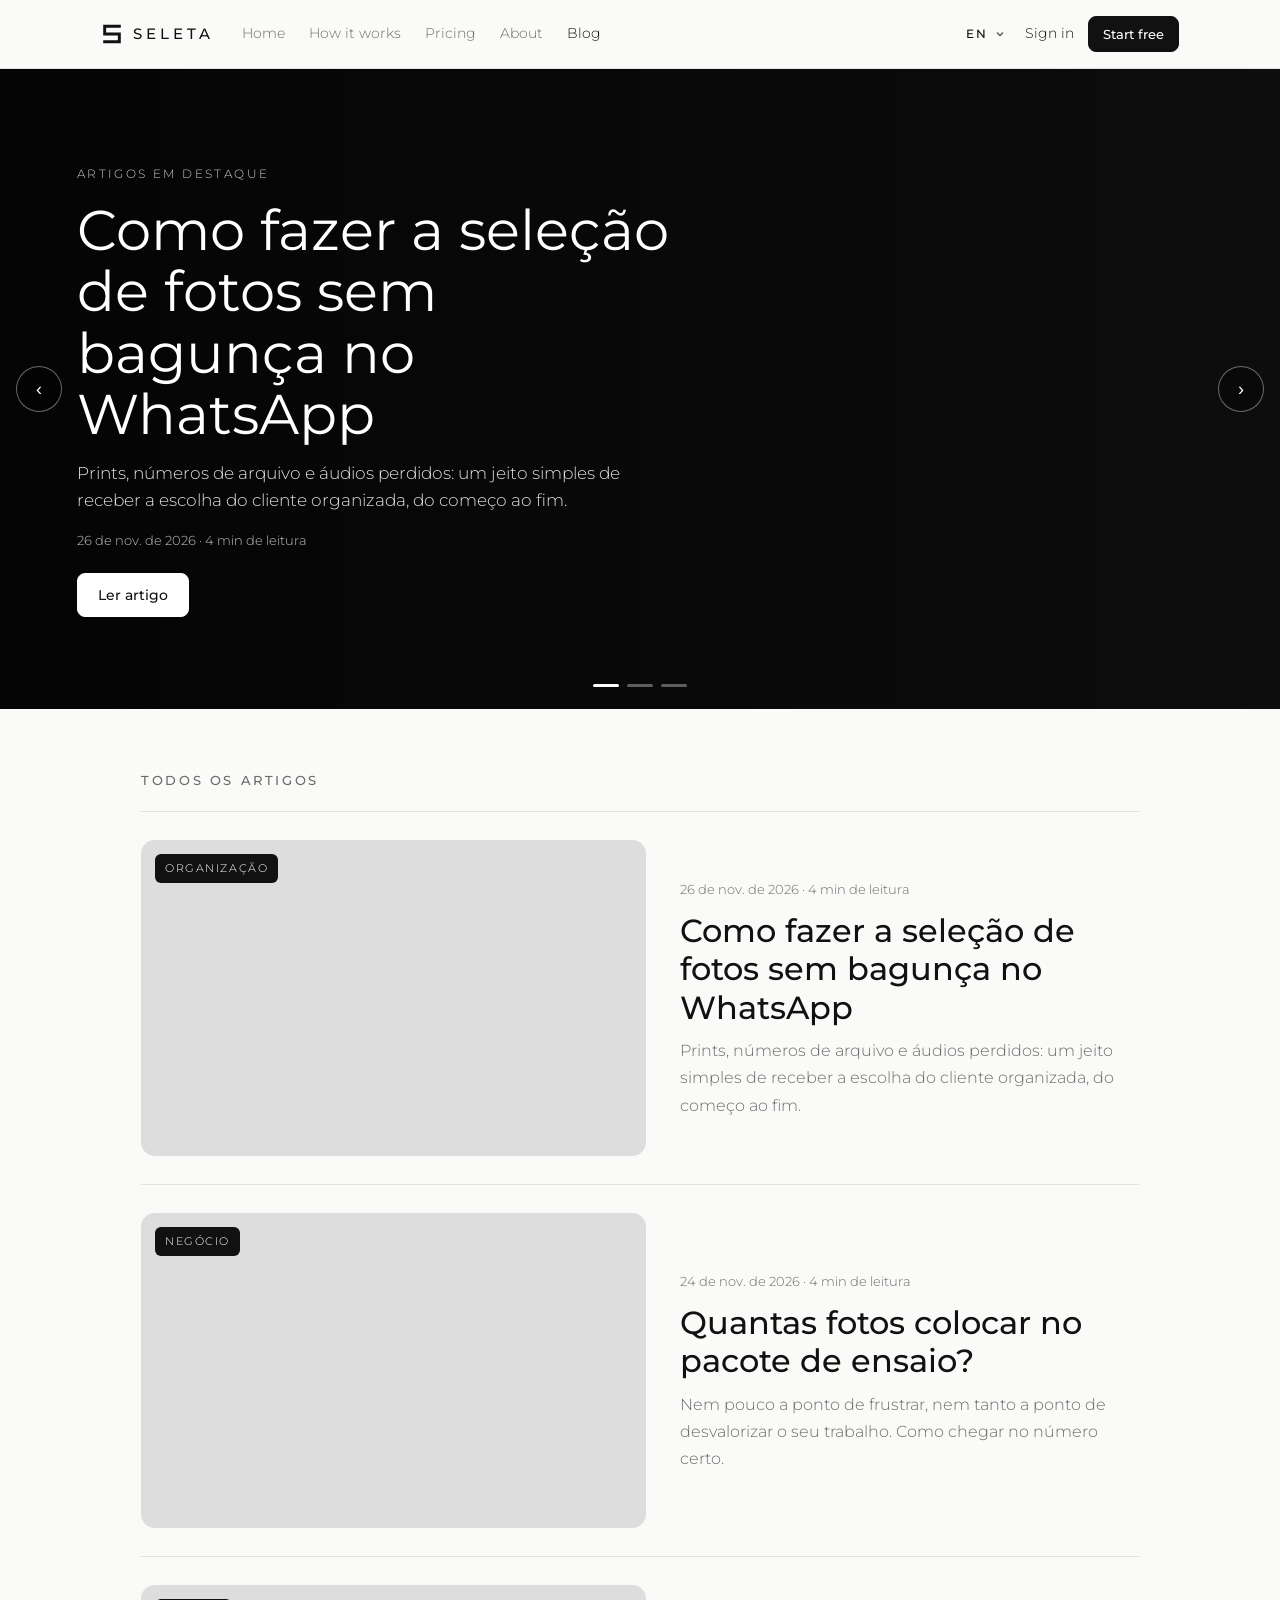
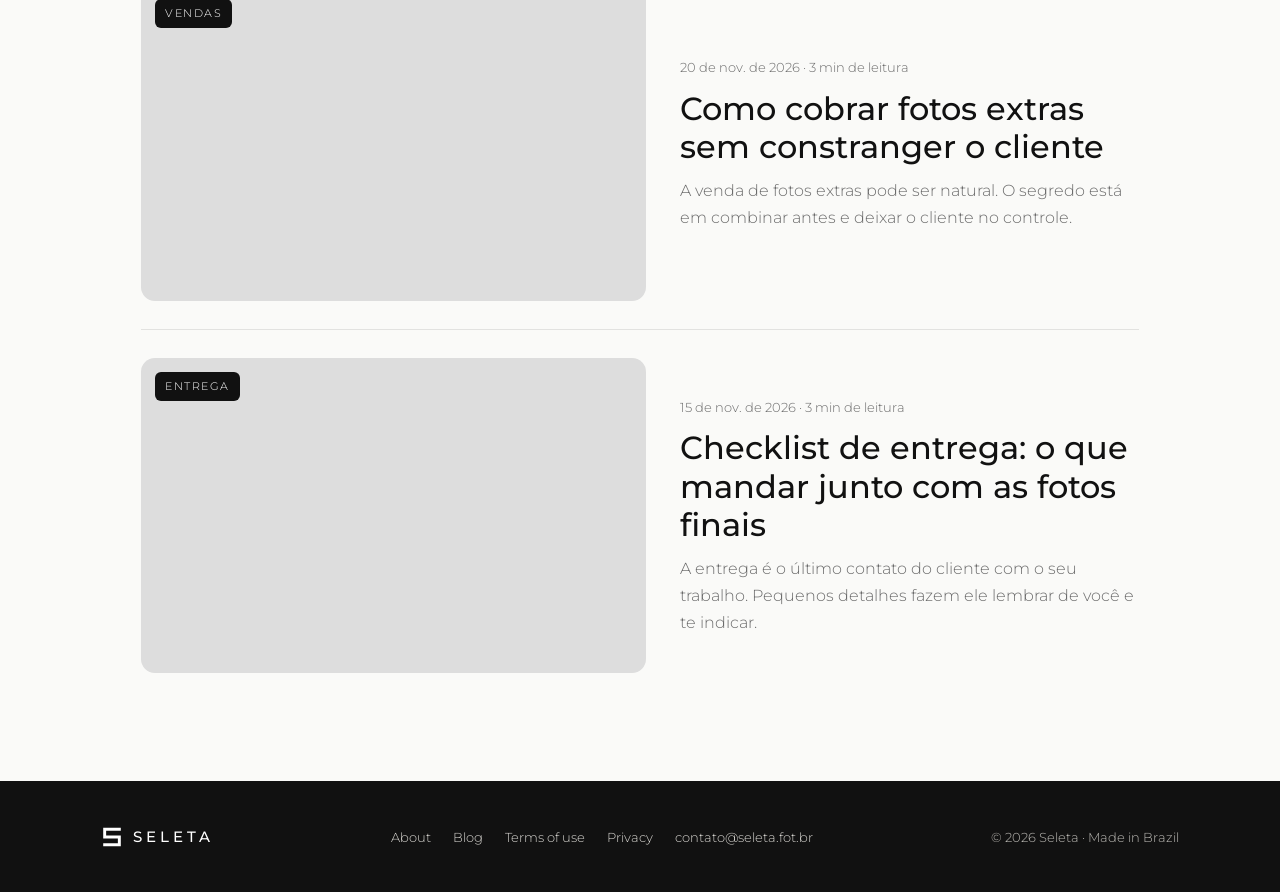
<file: blog.html>
<!DOCTYPE html>
<html lang="pt-BR" translate="no"><head><meta charset="utf-8">
<meta name="google" content="notranslate">
<meta name="viewport" content="width=device-width, initial-scale=1">
<title>Blog · Seleta</title>
<meta name="description" content="Dicas para fotógrafos sobre seleção de fotos, entrega, atendimento e organização do estúdio, no blog da Seleta.">
<link rel="canonical" href="https://seleta.fot.br/blog.html"><link rel="icon" href="favicon.ico" sizes="48x48">
<link rel="icon" type="image/png" sizes="192x192" href="icone-192.png">
<link rel="icon" type="image/svg+xml" href="icone.svg">
<link rel="apple-touch-icon" href="apple-touch-icon.png">
<link href="https://fonts.googleapis.com/css2?family=Montserrat:wght@300;400;500;600&display=swap" rel="stylesheet">
<link rel="stylesheet" href="base.css?v=8">
<style>
body{background:#fafaf8}
.topoS{position:sticky;top:0;z-index:30;background:rgba(250,250,248,.92);backdrop-filter:blur(10px);border-bottom:1px solid var(--line)}
.topoS .wrap{display:flex;align-items:center;gap:28px;min-height:68px}
.topoS nav{display:flex;gap:24px;font-size:14px}
.topoS nav a{text-decoration:none;color:var(--mute);white-space:nowrap}
.topoS nav a:hover,.topoS nav a[aria-current]{color:var(--ink)}
.topoS .dir{margin-left:auto;display:flex;align-items:center;gap:14px}
.topoS .entrar{font-size:14px;text-decoration:none;color:var(--ink)}
@media(max-width:820px){.topoS nav{display:none}}
.rodS{background:#111;color:#bdbbb6;padding:44px 0;font-size:13px;margin-top:80px}
.rodS .wrap{display:flex;gap:24px;justify-content:space-between;flex-wrap:wrap;align-items:center}
.rodS a{color:#d8d6d1;text-decoration:none}.rodS a:hover{color:#fff}
.rodS .lk{display:flex;gap:22px;flex-wrap:wrap}
</style>
<style>
.carrossel{position:relative;height:min(78vh,640px);overflow:hidden;background:#111;color:#fff}
.slide{position:absolute;inset:0;opacity:0;transition:opacity .9s ease;display:flex;align-items:center}
.slide.on{opacity:1;z-index:1}
.slide .bg{position:absolute;inset:0;background:center/cover;transform:scale(1.04);transition:transform 7s ease}
.slide.on .bg{transform:scale(1)}
.slide::after{content:"";position:absolute;inset:0;background:linear-gradient(90deg,rgba(0,0,0,.75),rgba(0,0,0,.25))}
.slide .txt{position:relative;z-index:1;max-width:760px;padding:0 max(6vw,20px)}
.slide .olho{font-size:12px;letter-spacing:.2em;text-transform:uppercase;opacity:.8}
.slide h2{font-size:clamp(30px,5vw,56px);font-weight:400;line-height:1.1;margin:14px 0}
.slide p{font-size:17px;opacity:.88;line-height:1.6;max-width:620px}
.slide .meta{font-size:13px;opacity:.75;margin:16px 0 22px}
.carrossel .btn.claro{background:#fff;color:#111;border-color:#fff}
.setaC{position:absolute;top:50%;transform:translateY(-50%);z-index:3;width:46px;height:46px;border-radius:50%;border:1px solid rgba(255,255,255,.4);background:rgba(0,0,0,.25);color:#fff;font-size:18px;cursor:pointer}
.setaC.a{left:16px}.setaC.p{right:16px}
.pontos{position:absolute;bottom:22px;left:50%;transform:translateX(-50%);z-index:3;display:flex;gap:8px}
.pontos button{width:26px;height:3px;border:0;border-radius:2px;background:rgba(255,255,255,.35);cursor:pointer;padding:0}
.pontos button[aria-current=true]{background:#fff}
.listaB{max-width:1100px;margin:0 auto;padding:64px max(4vw,16px) 0}
.listaB h2.sec{font-size:13px;letter-spacing:.2em;text-transform:uppercase;color:var(--mute);font-weight:500;margin-bottom:24px}
.post{display:grid;grid-template-columns:1.1fr 1fr;gap:34px;align-items:center;padding:28px 0;border-top:1px solid var(--line);text-decoration:none;color:inherit}
.post .im{aspect-ratio:16/10;border-radius:14px;background:#ddd center/cover;position:relative;overflow:hidden}
.post .im span{position:absolute;top:14px;left:14px;background:#111;color:#fff;font-size:11px;letter-spacing:.14em;text-transform:uppercase;padding:6px 10px;border-radius:6px}
.post small{color:var(--mute);font-size:13px}
.post h3{font-size:clamp(22px,3vw,32px);font-weight:500;line-height:1.2;margin:10px 0}
.post p{color:var(--mute);line-height:1.7;margin:0}
.post:hover h3{text-decoration:underline;text-underline-offset:4px}
@media(max-width:760px){.post{grid-template-columns:1fr;gap:16px}}
.artigo{max-width:740px;margin:0 auto;padding:56px max(4vw,16px) 0}
.artigo .volta{font-size:14px;color:var(--mute);text-decoration:none}
.artigo .cat{display:inline-block;margin-top:26px;font-size:11px;letter-spacing:.16em;text-transform:uppercase;background:#111;color:#fff;padding:6px 10px;border-radius:6px}
.artigo h1{font-size:clamp(30px,5vw,48px);font-weight:500;line-height:1.15;margin:16px 0 10px}
.artigo .meta{color:var(--mute);font-size:14px;margin-bottom:28px}
.artigo .im{aspect-ratio:16/9;border-radius:16px;background:#ddd center/cover;margin-bottom:34px}
.artigo .corpo p{font-size:17px;line-height:1.85;color:#2b2b2b;margin:0 0 18px}
.artigo .corpo h2{font-size:22px;font-weight:500;margin:34px 0 10px}
.ctaB{margin:44px 0 0;padding:28px;border-radius:16px;background:#111;color:#fff;display:flex;gap:18px;align-items:center;justify-content:space-between;flex-wrap:wrap}
.ctaB b{font-weight:500;font-size:18px}.ctaB .btn{background:#fff;color:#111;border-color:#fff}
</style>
</head><body>
<svg width="0" height="0" style="position:absolute" aria-hidden="true"><defs><symbol id="s" viewBox="0 0 48 48"><path d="M40 7H8v17h32v17H8" fill="none" stroke="currentColor" stroke-width="6.4" stroke-linecap="square"/></symbol></defs></svg>
<header class="topoS"><div class="wrap"><a class="logo" href="./"><svg><use href="#s"/></svg>SELETA</a><nav aria-label="Menu principal"><a href="./">Início</a><a href="./#como">Como funciona</a><a href="precos.html">Preços</a><a href="sobre.html">Sobre</a><a href="blog.html" aria-current="page">Blog</a></nav>
<div class="dir"><span data-seletor-lang></span><a class="entrar" href="app.html">Entrar</a><a class="btn sm fill" href="app.html?criar">Começar grátis</a></div></div></header>

<main id="blog" data-sem-traducao></main>
<script src="blog-posts.js?v=1"></script>
<script>
{
const U = (i, w) => `https://images.unsplash.com/photo-${i}?w=${w}&q=72&auto=format&fit=crop`;
const L = () => (window.SeletaLang ? SeletaLang.get() : "pt");
const T = {
  pt: { dest: "Artigos em destaque", ler: "Ler artigo", todos: "Todos os artigos", min: "min de leitura", volta: "← Todos os artigos", cta: "Organize suas galerias, entregas e clientes num só lugar.", ctaBtn: "Testar 14 dias grátis", nao: "Artigo não encontrado.", titulo: "Blog" },
  en: { dest: "Featured articles", ler: "Read article", todos: "All articles", min: "min read", volta: "← All articles", cta: "Organize your galleries, deliveries and clients in one place.", ctaBtn: "Try 14 days free", nao: "Article not found.", titulo: "Blog" }
};
const esc = s => String(s).replace(/[&<>"]/g, c => ({ "&": "&amp;", "<": "&lt;", ">": "&gt;", '"': "&quot;" }[c]));
const dataF = d => new Date(d + "T12:00").toLocaleDateString(L() === "en" ? "en-US" : "pt-BR", { day: "numeric", month: "short", year: "numeric" });
let timer = null;
function render() {
  clearInterval(timer);
  const l = L(), t = T[l], p = new URLSearchParams(location.search).get("p"), m = document.getElementById("blog");
  if (p) {
    const a = POSTS.find(x => x.slug === p);
    if (!a) { m.innerHTML = `<div class="artigo"><a class="volta" href="blog.html">${t.volta}</a><p style="margin-top:30px">${t.nao}</p></div>`; return; }
    document.title = a.titulo[l] + " · Seleta";
    m.innerHTML = `<article class="artigo"><a class="volta" href="blog.html">${t.volta}</a><br><span class="cat">${esc(a.cat[l])}</span>
      <h1>${esc(a.titulo[l])}</h1><p class="meta">${dataF(a.data)} · ${a.min} ${t.min}</p>
      <div class="im" style="background-image:url('${U(a.img, 1400)}')"></div><div class="corpo">${a.corpo[l]}</div>
      <div class="ctaB"><b>${t.cta}</b><a class="btn" href="app.html?criar">${t.ctaBtn}</a></div></article>`;
    return;
  }
  document.title = "Blog · Seleta";
  const dest = POSTS.slice(0, 3);
  m.innerHTML = `<section class="carrossel" aria-roledescription="carousel" aria-label="${t.dest}">
    ${dest.map((a, i) => `<div class="slide${i ? "" : " on"}" aria-hidden="${!!i}"><div class="bg" style="background-image:url('${U(a.img, 1800)}')"></div>
      <div class="txt"><span class="olho">${t.dest}</span><h2>${esc(a.titulo[l])}</h2><p>${esc(a.resumo[l])}</p><p class="meta">${dataF(a.data)} · ${a.min} ${t.min}</p>
      <a class="btn claro" href="?p=${a.slug}" tabindex="${i ? -1 : 0}">${t.ler}</a></div></div>`).join("")}
    <button class="setaC a" aria-label="‹">‹</button><button class="setaC p" aria-label="›">›</button>
    <div class="pontos">${dest.map((_, i) => `<button aria-label="${i + 1}" aria-current="${!i}"></button>`).join("")}</div></section>
    <section class="listaB"><h2 class="sec">${t.todos}</h2>
    ${POSTS.map(a => `<a class="post" href="?p=${a.slug}"><div class="im" style="background-image:url('${U(a.img, 900)}')"><span>${esc(a.cat[l])}</span></div>
      <div><small>${dataF(a.data)} · ${a.min} ${t.min}</small><h3>${esc(a.titulo[l])}</h3><p>${esc(a.resumo[l])}</p></div></a>`).join("")}</section>`;
  const sl = [...m.querySelectorAll(".slide")], pt = [...m.querySelectorAll(".pontos button")];
  let atual = 0;
  const ir = n => { atual = (n + sl.length) % sl.length; sl.forEach((s, i) => { s.classList.toggle("on", i === atual); s.setAttribute("aria-hidden", i !== atual); s.querySelector("a").tabIndex = i === atual ? 0 : -1; }); pt.forEach((b, i) => b.setAttribute("aria-current", i === atual)); };
  const auto = () => { clearInterval(timer); if (!matchMedia("(prefers-reduced-motion: reduce)").matches) timer = setInterval(() => ir(atual + 1), 6500); };
  m.querySelector(".setaC.a").onclick = () => { ir(atual - 1); auto(); };
  m.querySelector(".setaC.p").onclick = () => { ir(atual + 1); auto(); };
  pt.forEach((b, i) => b.onclick = () => { ir(i); auto(); });
  const car = m.querySelector(".carrossel"); car.onmouseenter = () => clearInterval(timer); car.onmouseleave = auto;
  auto();
}
render();
addEventListener("seleta:lang", render);
}
</script>
<footer class="rodS"><div class="wrap"><a class="logo" href="./" style="color:#fff"><svg><use href="#s"/></svg>SELETA</a>
<span class="lk"><a href="sobre.html">Sobre</a><a href="blog.html">Blog</a><a href="termos.html">Termos de uso</a><a href="privacidade.html">Privacidade</a><a href="mailto:contato@seleta.fot.br">contato@seleta.fot.br</a></span>
<span>© 2026 Seleta · Feito no Brasil</span></div></footer>
<script src="menu.js?v=2" defer></script>
<script src="i18n.js?v=9"></script>
</body></html>
</file>
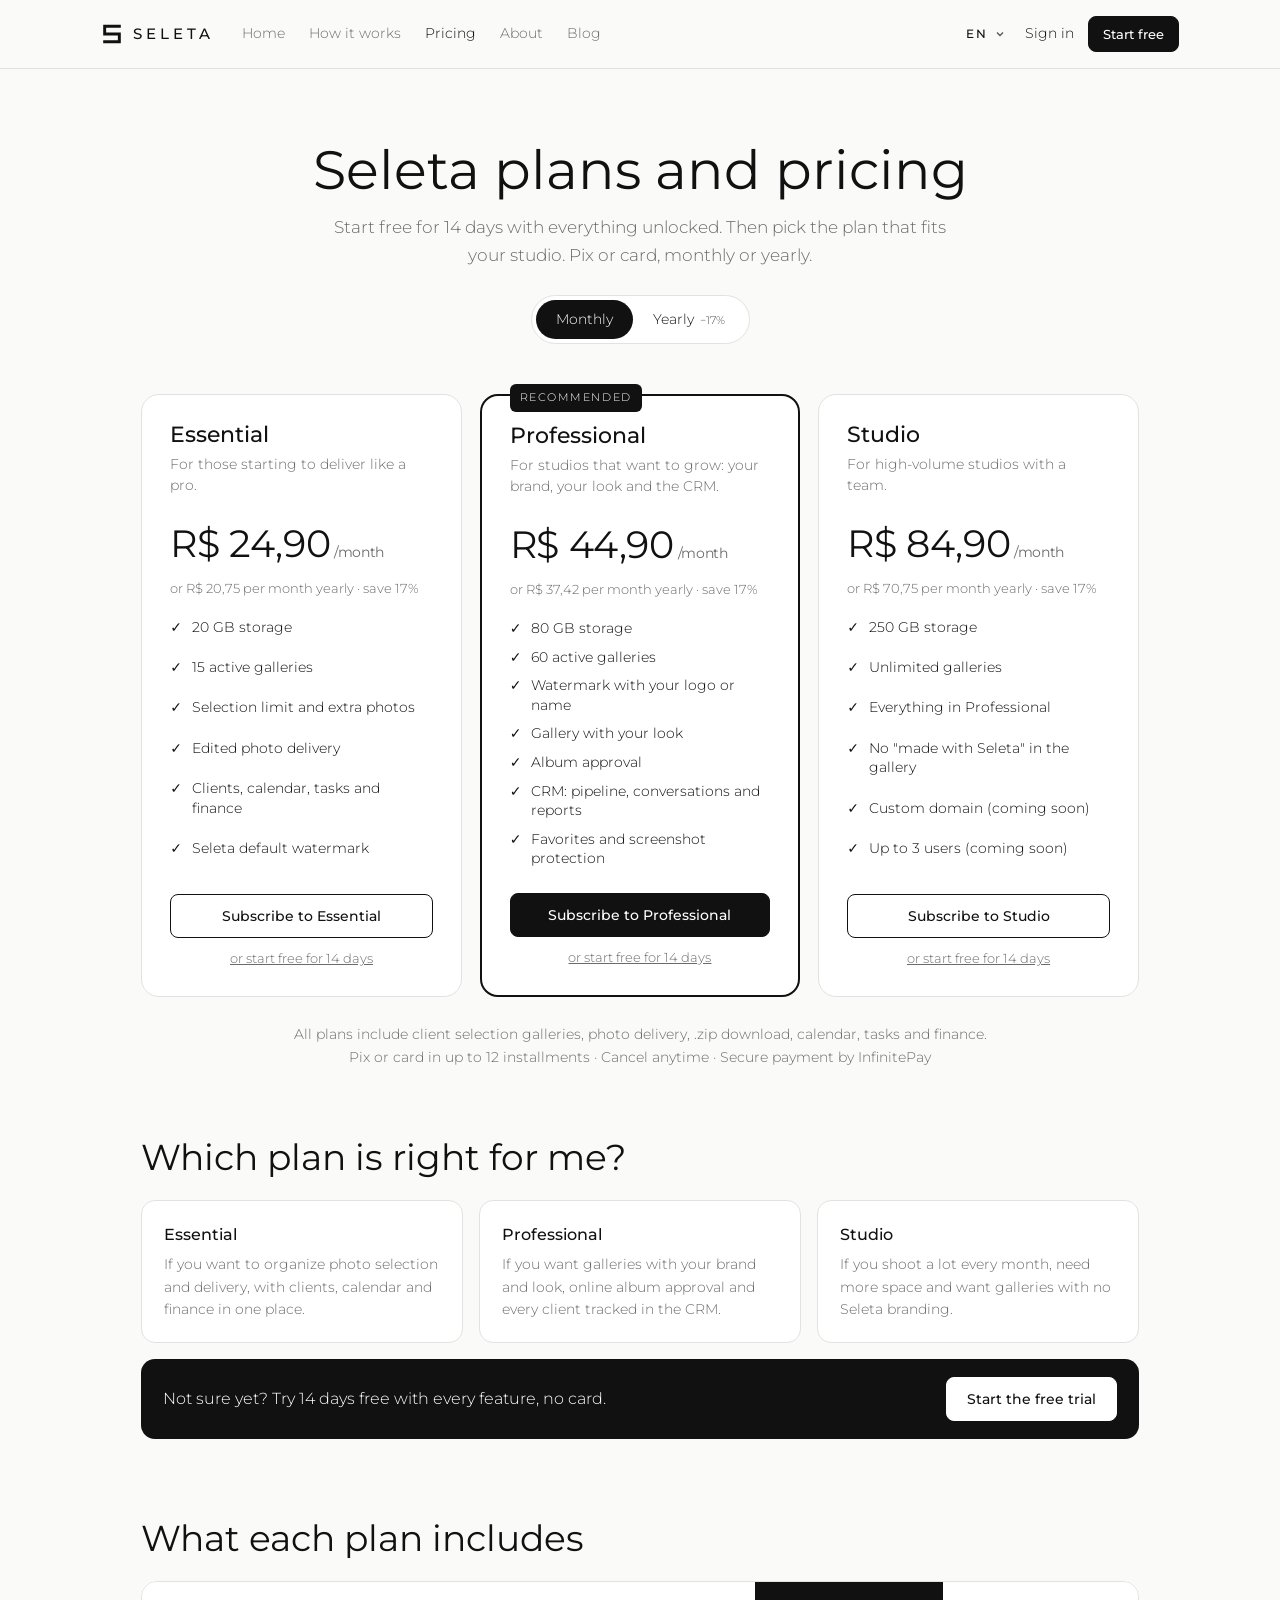
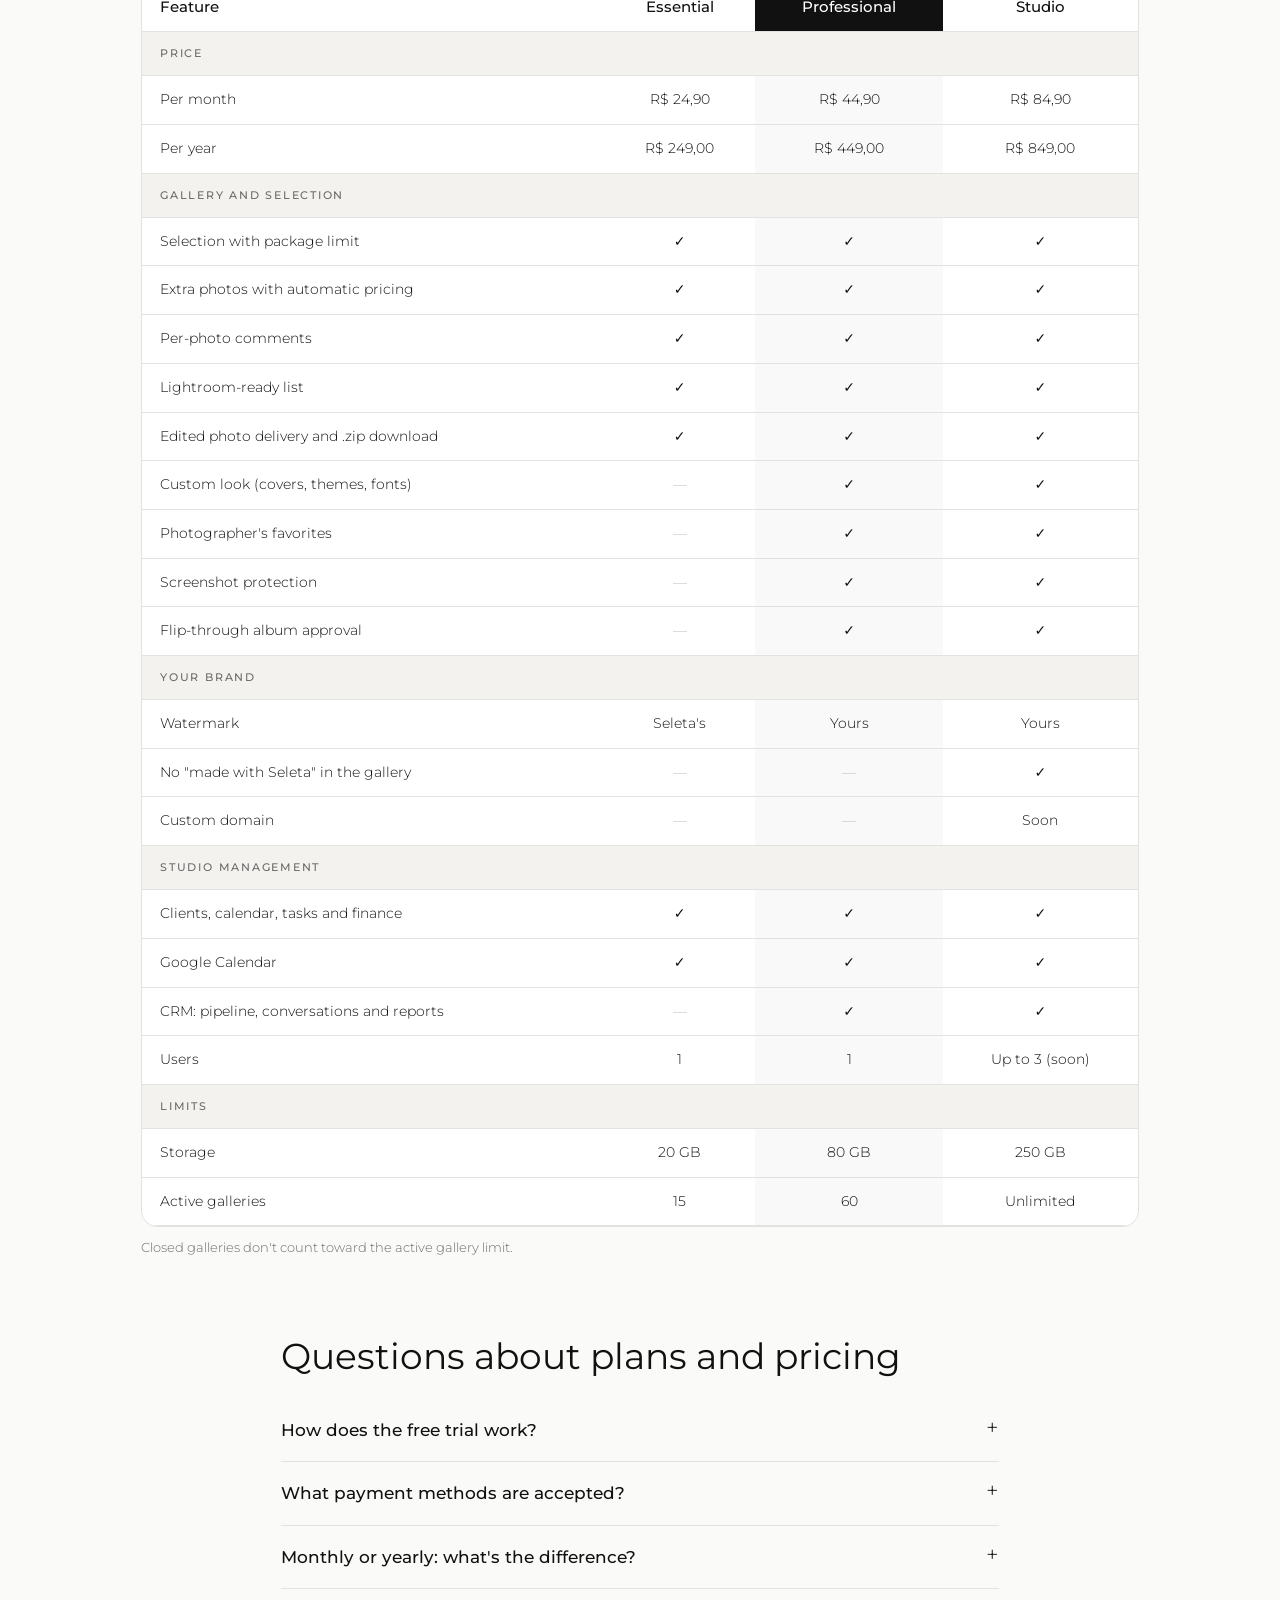
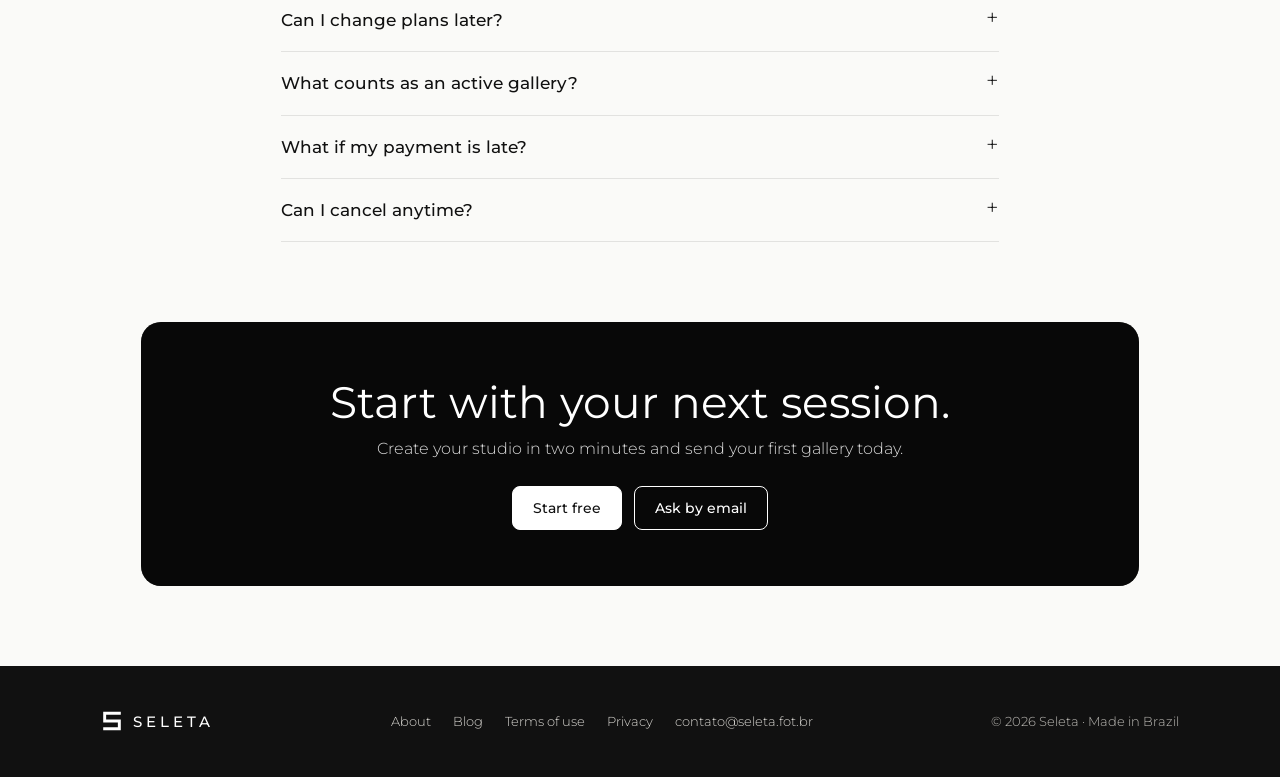
<file: precos.html>
<!DOCTYPE html>
<html lang="pt-BR" translate="no"><head><meta charset="utf-8">
<meta name="google" content="notranslate">
<meta name="viewport" content="width=device-width, initial-scale=1">
<title>Preços · Seleta</title>
<meta name="description" content="Planos da Seleta a partir de R$ 24,90 por mês: galeria de seleção, entrega de fotos, aprovação de álbum e CRM. Teste grátis por 14 dias.">
<link rel="canonical" href="https://seleta.fot.br/precos.html"><link rel="icon" href="favicon.ico" sizes="48x48">
<link rel="icon" type="image/png" sizes="192x192" href="icone-192.png">
<link rel="icon" type="image/svg+xml" href="icone.svg">
<link rel="apple-touch-icon" href="apple-touch-icon.png">
<link href="https://fonts.googleapis.com/css2?family=Montserrat:wght@300;400;500;600&display=swap" rel="stylesheet">
<link rel="stylesheet" href="base.css?v=8">
<style>
body{background:#fafaf8}
.topoS{position:sticky;top:0;z-index:30;background:rgba(250,250,248,.92);backdrop-filter:blur(10px);border-bottom:1px solid var(--line)}
.topoS .wrap{display:flex;align-items:center;gap:28px;min-height:68px}
.topoS nav{display:flex;gap:24px;font-size:14px}
.topoS nav a{text-decoration:none;color:var(--mute);white-space:nowrap}
.topoS nav a:hover,.topoS nav a[aria-current]{color:var(--ink)}
.topoS .dir{margin-left:auto;display:flex;align-items:center;gap:14px}
.topoS .entrar{font-size:14px;text-decoration:none;color:var(--ink)}
@media(max-width:820px){.topoS nav{display:none}}
.rodS{background:#111;color:#bdbbb6;padding:44px 0;font-size:13px;margin-top:80px}
.rodS .wrap{display:flex;gap:24px;justify-content:space-between;flex-wrap:wrap;align-items:center}
.rodS a{color:#d8d6d1;text-decoration:none}.rodS a:hover{color:#fff}
.rodS .lk{display:flex;gap:22px;flex-wrap:wrap}
</style>
<style>
.hero{max-width:900px;margin:0 auto;padding:72px max(4vw,16px) 30px;text-align:center}
.hero h1{font-size:clamp(34px,5vw,54px);font-weight:400;line-height:1.1}
.hero p{color:var(--mute);font-size:17px;margin:14px auto 26px;max-width:620px;line-height:1.6}
.tog{display:inline-flex;border:1px solid var(--line);border-radius:999px;padding:4px;background:#fff}
.tog button{all:unset;cursor:pointer;padding:9px 20px;border-radius:999px;font-size:14px}
.tog button[aria-pressed=true]{background:#111;color:#fff}
.tog small{font-size:11px;margin-left:6px;opacity:.75}
.cardsP{display:grid;grid-template-columns:repeat(3,1fr);gap:18px;max-width:1100px;margin:20px auto 0;padding:0 max(4vw,16px)}
.cp{background:#fff;border:1px solid var(--line);border-radius:18px;padding:28px;display:flex;flex-direction:column}
.cp.rec{border:2px solid #111;position:relative}
.cp .tagR{position:absolute;top:-12px;left:28px;background:#111;color:#fff;font-size:11px;letter-spacing:.14em;text-transform:uppercase;padding:5px 10px;border-radius:6px}
.cp h3{font-size:22px;font-weight:500}.cp .d{color:var(--mute);font-size:14px;margin:6px 0 18px;min-height:40px}
.cp .v{font-size:38px;font-weight:400;letter-spacing:-.01em}.cp .v small{font-size:14px;color:var(--mute);margin-left:4px}
.cp .eq{font-size:13px;color:var(--mute);margin:4px 0 20px;min-height:18px}
.cp ul{list-style:none;padding:0;margin:0 0 24px;display:grid;gap:9px;flex:1}
.cp li{display:flex;gap:10px;font-size:14px;line-height:1.4}.cp li::before{content:"✓";font-weight:600}
.cp .btn{width:100%}.cp .alt{display:block;text-align:center;font-size:13px;color:var(--mute);margin-top:10px}
body.anual .pm,body:not(.anual) .pa{display:none}
.todos{text-align:center;color:var(--mute);font-size:14px;max-width:760px;margin:26px auto 0;padding:0 16px;line-height:1.6}
.qual{max-width:1100px;margin:70px auto 0;padding:0 max(4vw,16px)}
.qual h2,.compara h2,.faq h2{font-size:clamp(26px,3.5vw,36px);font-weight:400;margin-bottom:22px}
.qgrid{display:grid;grid-template-columns:repeat(3,1fr);gap:16px}
.qgrid div{border:1px solid var(--line);border-radius:14px;padding:22px;background:#fff}.qgrid b{font-weight:500;display:block;margin-bottom:6px}.qgrid p{color:var(--mute);font-size:14px;line-height:1.6;margin:0}
.teste{margin-top:16px;padding:18px 22px;border-radius:14px;background:#111;color:#fff;display:flex;justify-content:space-between;gap:16px;align-items:center;flex-wrap:wrap}
.teste .btn{background:#fff;color:#111;border-color:#fff}
.compara{max-width:1100px;margin:80px auto 0;padding:0 max(4vw,16px)}
.tabW{overflow-x:auto;border:1px solid var(--line);border-radius:16px;background:#fff}
.tabP{width:100%;border-collapse:collapse;min-width:640px;font-size:14px}
.tabP th,.tabP td{padding:13px 18px;text-align:center;border-bottom:1px solid var(--line)}
.tabP th:first-child,.tabP td:first-child{text-align:left}
.tabP thead th{font-weight:500;font-size:15px;position:sticky;top:0;background:#fff}
.tabP thead th.rec{background:#111;color:#fff}
.tabP tr.g td{background:#f4f2ee;font-size:11px;letter-spacing:.16em;text-transform:uppercase;color:var(--mute);font-weight:500;text-align:left}
.tabP td.s{font-weight:600}.tabP td.n{color:#bbb}
.tabP td.colR{background:rgba(0,0,0,.025)}
.faq{max-width:820px;margin:80px auto 0;padding:0 max(4vw,16px)}
.faq details{border-bottom:1px solid var(--line);padding:18px 0}.faq summary{cursor:pointer;font-size:17px;font-weight:500;list-style:none;display:flex;justify-content:space-between;gap:12px}
.faq summary::after{content:"+";font-weight:300;font-size:22px;line-height:1}.faq details[open] summary::after{content:"–"}
.faq p{color:var(--mute);line-height:1.7;margin:10px 0 0}
.ctaP{max-width:1100px;margin:80px auto 0;padding:0 max(4vw,16px)}
.ctaP div{border-radius:20px;padding:56px 24px;text-align:center;color:#fff;background:#111 url('https://images.unsplash.com/photo-1578220375772-9a71d4d2ff82?w=1800&q=72&auto=format&fit=crop') center/cover;position:relative;overflow:hidden}
.ctaP div::before{content:"";position:absolute;inset:0;background:rgba(0,0,0,.55)}.ctaP div>*{position:relative}
.ctaP h2{font-size:clamp(28px,4vw,44px);font-weight:400}.ctaP p{opacity:.85;margin:10px 0 24px}
.ctaP .btn{background:#fff;color:#111;border-color:#fff}.ctaP .btn.ghost{background:transparent;color:#fff}
@media(max-width:900px){.cardsP,.qgrid{grid-template-columns:1fr}}
</style>
</head><body>
<svg width="0" height="0" style="position:absolute" aria-hidden="true"><defs><symbol id="s" viewBox="0 0 48 48"><path d="M40 7H8v17h32v17H8" fill="none" stroke="currentColor" stroke-width="6.4" stroke-linecap="square"/></symbol></defs></svg>
<header class="topoS"><div class="wrap"><a class="logo" href="./"><svg><use href="#s"/></svg>SELETA</a><nav aria-label="Menu principal"><a href="./">Início</a><a href="./#como">Como funciona</a><a href="precos.html" aria-current="page">Preços</a><a href="sobre.html">Sobre</a><a href="blog.html">Blog</a></nav>
<div class="dir"><span data-seletor-lang></span><a class="entrar" href="app.html">Entrar</a><a class="btn sm fill" href="app.html?criar">Começar grátis</a></div></div></header>
<main><div data-lang="pt">
<section class="hero"><h1>Planos e preços da Seleta</h1>
<p>Comece grátis por 14 dias, com tudo liberado. Depois, escolha o plano do tamanho do seu estúdio. Pix ou cartão, mensal ou anual.</p>
<div class="tog" role="group" aria-label="Cobrança"><button type="button" data-ciclo="mensal" aria-pressed="true">Mensal</button><button type="button" data-ciclo="anual" aria-pressed="false">Anual<small>−17%</small></button></div></section>
<section class="cardsP"><div class="cp">
<h3>Essencial</h3><p class="d">Para quem está começando a entregar com profissionalismo.</p>
<div class="v pm">R$ 24,90<small>/mês</small></div><div class="v pa">R$ 249,00<small>/ano</small></div>
<p class="eq pm">ou R$ 20,75 por mês no anual · economize 17%</p><p class="eq pa">equivale a R$ 20,75/mês · 2 meses grátis</p>
<ul><li>20 GB de armazenamento</li><li>15 galerias ativas</li><li>Seleção com limite e fotos extras</li><li>Entrega de fotos tratadas</li><li>Clientes, agenda, tarefas e financeiro</li><li>Marca d&#x27;água padrão da Seleta</li></ul>
<a class="btn pm" href="https://invoice.infinitepay.io/plans/brunnopasseri/i0SoWK9m5p" target="_blank" rel="noopener">Assinar Essencial</a><a class="btn pa" href="https://invoice.infinitepay.io/plans/brunnopasseri/EZ5qbBr2Ag" target="_blank" rel="noopener">Assinar Essencial anual</a>
<a class="alt" href="app.html?criar">ou comece grátis por 14 dias</a></div><div class="cp rec"><span class="tagR">Recomendado</span>
<h3>Profissional</h3><p class="d">Para o estúdio que quer crescer: sua marca, seu visual e o CRM.</p>
<div class="v pm">R$ 44,90<small>/mês</small></div><div class="v pa">R$ 449,00<small>/ano</small></div>
<p class="eq pm">ou R$ 37,42 por mês no anual · economize 17%</p><p class="eq pa">equivale a R$ 37,42/mês · 2 meses grátis</p>
<ul><li>80 GB de armazenamento</li><li>60 galerias ativas</li><li>Marca d&#x27;água com seu logo ou nome</li><li>Galeria com o seu visual</li><li>Aprovação de álbum</li><li>CRM: funil, conversas e relatórios</li><li>Favoritas e proteção contra print</li></ul>
<a class="btn fill pm" href="https://invoice.infinitepay.io/plans/brunnopasseri/cDSZLZaCDh" target="_blank" rel="noopener">Assinar Profissional</a><a class="btn fill pa" href="https://invoice.infinitepay.io/plans/brunnopasseri/cmLBSuM9ft" target="_blank" rel="noopener">Assinar Profissional anual</a>
<a class="alt" href="app.html?criar">ou comece grátis por 14 dias</a></div><div class="cp">
<h3>Estúdio</h3><p class="d">Para estúdios com alto volume e equipe.</p>
<div class="v pm">R$ 84,90<small>/mês</small></div><div class="v pa">R$ 849,00<small>/ano</small></div>
<p class="eq pm">ou R$ 70,75 por mês no anual · economize 17%</p><p class="eq pa">equivale a R$ 70,75/mês · 2 meses grátis</p>
<ul><li>250 GB de armazenamento</li><li>Galerias ilimitadas</li><li>Tudo do Profissional</li><li>Sem &quot;feito com Seleta&quot; na galeria</li><li>Domínio próprio (em breve)</li><li>Até 3 usuários (em breve)</li></ul>
<a class="btn pm" href="https://invoice.infinitepay.io/plans/brunnopasseri/kmtkPTSOrv" target="_blank" rel="noopener">Assinar Estúdio</a><a class="btn pa" href="https://invoice.infinitepay.io/plans/brunnopasseri/2EuLsGU3bK" target="_blank" rel="noopener">Assinar Estúdio anual</a>
<a class="alt" href="app.html?criar">ou comece grátis por 14 dias</a></div></section>
<p class="todos">Todos os planos incluem galerias com seleção do cliente, entrega das fotos, download em .zip, agenda, tarefas e financeiro.<br>Pix ou cartão em até 12x · Cancele quando quiser · Pagamento seguro pela InfinitePay</p>
<section class="qual"><h2>Qual plano é para mim?</h2><div class="qgrid">
<div><b>Essencial</b><p>Se você quer organizar a seleção e a entrega das fotos, com clientes, agenda e financeiro num só lugar.</p></div>
<div><b>Profissional</b><p>Se você quer a galeria com a sua marca e o seu visual, aprovar álbuns online e acompanhar cada cliente no CRM.</p></div>
<div><b>Estúdio</b><p>Se você tem muitos ensaios por mês, precisa de mais espaço e quer a galeria sem nenhuma marca da Seleta.</p></div></div>
<div class="teste"><span>Não sabe ainda? Teste 14 dias grátis com todos os recursos, sem cartão.</span><a class="btn" href="app.html?criar">Começar o teste grátis</a></div></section>
<section class="compara"><h2>O que cada plano inclui</h2><div class="tabW"><table class="tabP"><thead><tr><th>Recurso</th><th>Essencial</th><th class="rec">Profissional</th><th>Estúdio</th></tr></thead><tbody><tr class="g"><td colspan="4">Preço</td></tr><tr><td>Por mês</td><td class="">R$ 24,90</td><td class=" colR">R$ 44,90</td><td class="">R$ 84,90</td></tr><tr><td>Por ano</td><td class="">R$ 249,00</td><td class=" colR">R$ 449,00</td><td class="">R$ 849,00</td></tr><tr class="g"><td colspan="4">Galeria e seleção</td></tr><tr><td>Seleção com limite do pacote</td><td class="s">✓</td><td class="s colR">✓</td><td class="s">✓</td></tr><tr><td>Fotos extras com valor automático</td><td class="s">✓</td><td class="s colR">✓</td><td class="s">✓</td></tr><tr><td>Comentários por foto</td><td class="s">✓</td><td class="s colR">✓</td><td class="s">✓</td></tr><tr><td>Lista pronta para o Lightroom</td><td class="s">✓</td><td class="s colR">✓</td><td class="s">✓</td></tr><tr><td>Entrega de fotos tratadas e download .zip</td><td class="s">✓</td><td class="s colR">✓</td><td class="s">✓</td></tr><tr><td>Visual personalizado (capas, temas, fontes)</td><td class="n">—</td><td class="s colR">✓</td><td class="s">✓</td></tr><tr><td>Favoritas do fotógrafo</td><td class="n">—</td><td class="s colR">✓</td><td class="s">✓</td></tr><tr><td>Proteção contra print</td><td class="n">—</td><td class="s colR">✓</td><td class="s">✓</td></tr><tr><td>Aprovação de álbum folheável</td><td class="n">—</td><td class="s colR">✓</td><td class="s">✓</td></tr><tr class="g"><td colspan="4">Sua marca</td></tr><tr><td>Marca d&#x27;água</td><td class="">Da Seleta</td><td class=" colR">Sua</td><td class="">Sua</td></tr><tr><td>Sem &quot;feito com Seleta&quot; na galeria</td><td class="n">—</td><td class="n colR">—</td><td class="s">✓</td></tr><tr><td>Domínio próprio</td><td class="n">—</td><td class="n colR">—</td><td class="">Em breve</td></tr><tr class="g"><td colspan="4">Gestão do estúdio</td></tr><tr><td>Clientes, agenda, tarefas e financeiro</td><td class="s">✓</td><td class="s colR">✓</td><td class="s">✓</td></tr><tr><td>Google Agenda</td><td class="s">✓</td><td class="s colR">✓</td><td class="s">✓</td></tr><tr><td>CRM: funil, conversas e relatórios</td><td class="n">—</td><td class="s colR">✓</td><td class="s">✓</td></tr><tr><td>Usuários</td><td class="">1</td><td class=" colR">1</td><td class="">Até 3 (em breve)</td></tr><tr class="g"><td colspan="4">Limites</td></tr><tr><td>Armazenamento</td><td class="">20 GB</td><td class=" colR">80 GB</td><td class="">250 GB</td></tr><tr><td>Galerias ativas</td><td class="">15</td><td class=" colR">60</td><td class="">Ilimitadas</td></tr></tbody></table></div>
<p class="small mute" style="margin-top:10px">Galerias encerradas não contam no limite de galerias ativas.</p></section>
<section class="faq"><h2>Dúvidas sobre planos e preços</h2><details><summary>Como funciona o teste grátis?</summary><p>São 14 dias com todos os recursos liberados, sem cadastrar cartão. No fim, você escolhe um plano ou simplesmente para de usar.</p></details><details><summary>Quais as formas de pagamento?</summary><p>Pix ou cartão de crédito em até 12x, pela InfinitePay. No cartão, a renovação é automática. No Pix, você recebe um lembrete no WhatsApp com o código para pagar.</p></details><details><summary>Mensal ou anual: qual a diferença?</summary><p>Os recursos são os mesmos. No anual você paga 10 meses e usa 12, economizando cerca de 17%.</p></details><details><summary>Posso trocar de plano depois?</summary><p>Pode. É só falar com o suporte que a gente ajusta o seu plano e o valor.</p></details><details><summary>O que conta como galeria ativa?</summary><p>Galerias abertas ou com seleção em andamento. Galerias encerradas não contam no limite.</p></details><details><summary>E se eu atrasar o pagamento?</summary><p>Você tem 3 dias de tolerância. Depois disso o acesso fica pausado até o pagamento, mas nada é apagado.</p></details><details><summary>Posso cancelar quando quiser?</summary><p>Sim, sem multa. O acesso continua até o fim do período pago e suas galerias ficam disponíveis para download por 30 dias.</p></details></section>
<section class="ctaP"><div><h2>Comece pelo próximo ensaio.</h2><p>Crie seu estúdio em dois minutos e mande a primeira galeria hoje.</p>
<a class="btn" href="app.html?criar">Começar grátis</a> <a class="btn ghost" href="mailto:contato@seleta.fot.br" style="margin-left:8px">Tirar dúvidas por e-mail</a></div></section>
</div><div data-lang="en" hidden>
<section class="hero"><h1>Seleta plans and pricing</h1>
<p>Start free for 14 days with everything unlocked. Then pick the plan that fits your studio. Pix or card, monthly or yearly.</p>
<div class="tog" role="group" aria-label="Billing"><button type="button" data-ciclo="mensal" aria-pressed="true">Monthly</button><button type="button" data-ciclo="anual" aria-pressed="false">Yearly<small>−17%</small></button></div></section>
<section class="cardsP"><div class="cp">
<h3>Essential</h3><p class="d">For those starting to deliver like a pro.</p>
<div class="v pm">R$ 24,90<small>/month</small></div><div class="v pa">R$ 249,00<small>/year</small></div>
<p class="eq pm">or R$ 20,75 per month yearly · save 17%</p><p class="eq pa">equals R$ 20,75/month · 2 months free</p>
<ul><li>20 GB storage</li><li>15 active galleries</li><li>Selection limit and extra photos</li><li>Edited photo delivery</li><li>Clients, calendar, tasks and finance</li><li>Seleta default watermark</li></ul>
<a class="btn pm" href="https://invoice.infinitepay.io/plans/brunnopasseri/i0SoWK9m5p" target="_blank" rel="noopener">Subscribe to Essential</a><a class="btn pa" href="https://invoice.infinitepay.io/plans/brunnopasseri/EZ5qbBr2Ag" target="_blank" rel="noopener">Subscribe to Essential yearly</a>
<a class="alt" href="app.html?criar">or start free for 14 days</a></div><div class="cp rec"><span class="tagR">Recommended</span>
<h3>Professional</h3><p class="d">For studios that want to grow: your brand, your look and the CRM.</p>
<div class="v pm">R$ 44,90<small>/month</small></div><div class="v pa">R$ 449,00<small>/year</small></div>
<p class="eq pm">or R$ 37,42 per month yearly · save 17%</p><p class="eq pa">equals R$ 37,42/month · 2 months free</p>
<ul><li>80 GB storage</li><li>60 active galleries</li><li>Watermark with your logo or name</li><li>Gallery with your look</li><li>Album approval</li><li>CRM: pipeline, conversations and reports</li><li>Favorites and screenshot protection</li></ul>
<a class="btn fill pm" href="https://invoice.infinitepay.io/plans/brunnopasseri/cDSZLZaCDh" target="_blank" rel="noopener">Subscribe to Professional</a><a class="btn fill pa" href="https://invoice.infinitepay.io/plans/brunnopasseri/cmLBSuM9ft" target="_blank" rel="noopener">Subscribe to Professional yearly</a>
<a class="alt" href="app.html?criar">or start free for 14 days</a></div><div class="cp">
<h3>Studio</h3><p class="d">For high-volume studios with a team.</p>
<div class="v pm">R$ 84,90<small>/month</small></div><div class="v pa">R$ 849,00<small>/year</small></div>
<p class="eq pm">or R$ 70,75 per month yearly · save 17%</p><p class="eq pa">equals R$ 70,75/month · 2 months free</p>
<ul><li>250 GB storage</li><li>Unlimited galleries</li><li>Everything in Professional</li><li>No &quot;made with Seleta&quot; in the gallery</li><li>Custom domain (coming soon)</li><li>Up to 3 users (coming soon)</li></ul>
<a class="btn pm" href="https://invoice.infinitepay.io/plans/brunnopasseri/kmtkPTSOrv" target="_blank" rel="noopener">Subscribe to Studio</a><a class="btn pa" href="https://invoice.infinitepay.io/plans/brunnopasseri/2EuLsGU3bK" target="_blank" rel="noopener">Subscribe to Studio yearly</a>
<a class="alt" href="app.html?criar">or start free for 14 days</a></div></section>
<p class="todos">All plans include client selection galleries, photo delivery, .zip download, calendar, tasks and finance.<br>Pix or card in up to 12 installments · Cancel anytime · Secure payment by InfinitePay</p>
<section class="qual"><h2>Which plan is right for me?</h2><div class="qgrid">
<div><b>Essential</b><p>If you want to organize photo selection and delivery, with clients, calendar and finance in one place.</p></div>
<div><b>Professional</b><p>If you want galleries with your brand and look, online album approval and every client tracked in the CRM.</p></div>
<div><b>Studio</b><p>If you shoot a lot every month, need more space and want galleries with no Seleta branding.</p></div></div>
<div class="teste"><span>Not sure yet? Try 14 days free with every feature, no card.</span><a class="btn" href="app.html?criar">Start the free trial</a></div></section>
<section class="compara"><h2>What each plan includes</h2><div class="tabW"><table class="tabP"><thead><tr><th>Feature</th><th>Essential</th><th class="rec">Professional</th><th>Studio</th></tr></thead><tbody><tr class="g"><td colspan="4">Price</td></tr><tr><td>Per month</td><td class="">R$ 24,90</td><td class=" colR">R$ 44,90</td><td class="">R$ 84,90</td></tr><tr><td>Per year</td><td class="">R$ 249,00</td><td class=" colR">R$ 449,00</td><td class="">R$ 849,00</td></tr><tr class="g"><td colspan="4">Gallery and selection</td></tr><tr><td>Selection with package limit</td><td class="s">✓</td><td class="s colR">✓</td><td class="s">✓</td></tr><tr><td>Extra photos with automatic pricing</td><td class="s">✓</td><td class="s colR">✓</td><td class="s">✓</td></tr><tr><td>Per-photo comments</td><td class="s">✓</td><td class="s colR">✓</td><td class="s">✓</td></tr><tr><td>Lightroom-ready list</td><td class="s">✓</td><td class="s colR">✓</td><td class="s">✓</td></tr><tr><td>Edited photo delivery and .zip download</td><td class="s">✓</td><td class="s colR">✓</td><td class="s">✓</td></tr><tr><td>Custom look (covers, themes, fonts)</td><td class="n">—</td><td class="s colR">✓</td><td class="s">✓</td></tr><tr><td>Photographer&#x27;s favorites</td><td class="n">—</td><td class="s colR">✓</td><td class="s">✓</td></tr><tr><td>Screenshot protection</td><td class="n">—</td><td class="s colR">✓</td><td class="s">✓</td></tr><tr><td>Flip-through album approval</td><td class="n">—</td><td class="s colR">✓</td><td class="s">✓</td></tr><tr class="g"><td colspan="4">Your brand</td></tr><tr><td>Watermark</td><td class="">Seleta&#x27;s</td><td class=" colR">Yours</td><td class="">Yours</td></tr><tr><td>No &quot;made with Seleta&quot; in the gallery</td><td class="n">—</td><td class="n colR">—</td><td class="s">✓</td></tr><tr><td>Custom domain</td><td class="n">—</td><td class="n colR">—</td><td class="">Soon</td></tr><tr class="g"><td colspan="4">Studio management</td></tr><tr><td>Clients, calendar, tasks and finance</td><td class="s">✓</td><td class="s colR">✓</td><td class="s">✓</td></tr><tr><td>Google Calendar</td><td class="s">✓</td><td class="s colR">✓</td><td class="s">✓</td></tr><tr><td>CRM: pipeline, conversations and reports</td><td class="n">—</td><td class="s colR">✓</td><td class="s">✓</td></tr><tr><td>Users</td><td class="">1</td><td class=" colR">1</td><td class="">Up to 3 (soon)</td></tr><tr class="g"><td colspan="4">Limits</td></tr><tr><td>Storage</td><td class="">20 GB</td><td class=" colR">80 GB</td><td class="">250 GB</td></tr><tr><td>Active galleries</td><td class="">15</td><td class=" colR">60</td><td class="">Unlimited</td></tr></tbody></table></div>
<p class="small mute" style="margin-top:10px">Closed galleries don't count toward the active gallery limit.</p></section>
<section class="faq"><h2>Questions about plans and pricing</h2><details><summary>How does the free trial work?</summary><p>14 days with every feature unlocked, no card needed. At the end, choose a plan or simply stop using it.</p></details><details><summary>What payment methods are accepted?</summary><p>Pix or credit card in up to 12 installments, via InfinitePay. With a card, renewal is automatic. With Pix, you get a WhatsApp reminder with the code to pay.</p></details><details><summary>Monthly or yearly: what&#x27;s the difference?</summary><p>Same features. With yearly you pay 10 months and use 12, saving about 17%.</p></details><details><summary>Can I change plans later?</summary><p>Yes. Just contact support and we&#x27;ll adjust your plan and price.</p></details><details><summary>What counts as an active gallery?</summary><p>Galleries that are open or have a selection in progress. Closed galleries don&#x27;t count toward the limit.</p></details><details><summary>What if my payment is late?</summary><p>You have a 3-day grace period. After that, access is paused until payment, but nothing is deleted.</p></details><details><summary>Can I cancel anytime?</summary><p>Yes, no fee. Access continues until the end of the paid period and your galleries stay available for download for 30 days.</p></details></section>
<section class="ctaP"><div><h2>Start with your next session.</h2><p>Create your studio in two minutes and send your first gallery today.</p>
<a class="btn" href="app.html?criar">Start free</a> <a class="btn ghost" href="mailto:contato@seleta.fot.br" style="margin-left:8px">Ask by email</a></div></section>
</div></main>
<script>document.addEventListener("click",e=>{const b=e.target.closest("[data-ciclo]");if(!b)return;const a=b.dataset.ciclo==="anual";document.body.classList.toggle("anual",a);document.querySelectorAll("[data-ciclo]").forEach(x=>x.setAttribute("aria-pressed",(x.dataset.ciclo==="anual")===a));});</script>
<footer class="rodS"><div class="wrap"><a class="logo" href="./" style="color:#fff"><svg><use href="#s"/></svg>SELETA</a>
<span class="lk"><a href="sobre.html">Sobre</a><a href="blog.html">Blog</a><a href="termos.html">Termos de uso</a><a href="privacidade.html">Privacidade</a><a href="mailto:contato@seleta.fot.br">contato@seleta.fot.br</a></span>
<span>© 2026 Seleta · Feito no Brasil</span></div></footer>
<script src="menu.js?v=2" defer></script>
<script src="i18n.js?v=9"></script>
</body></html>
</file>
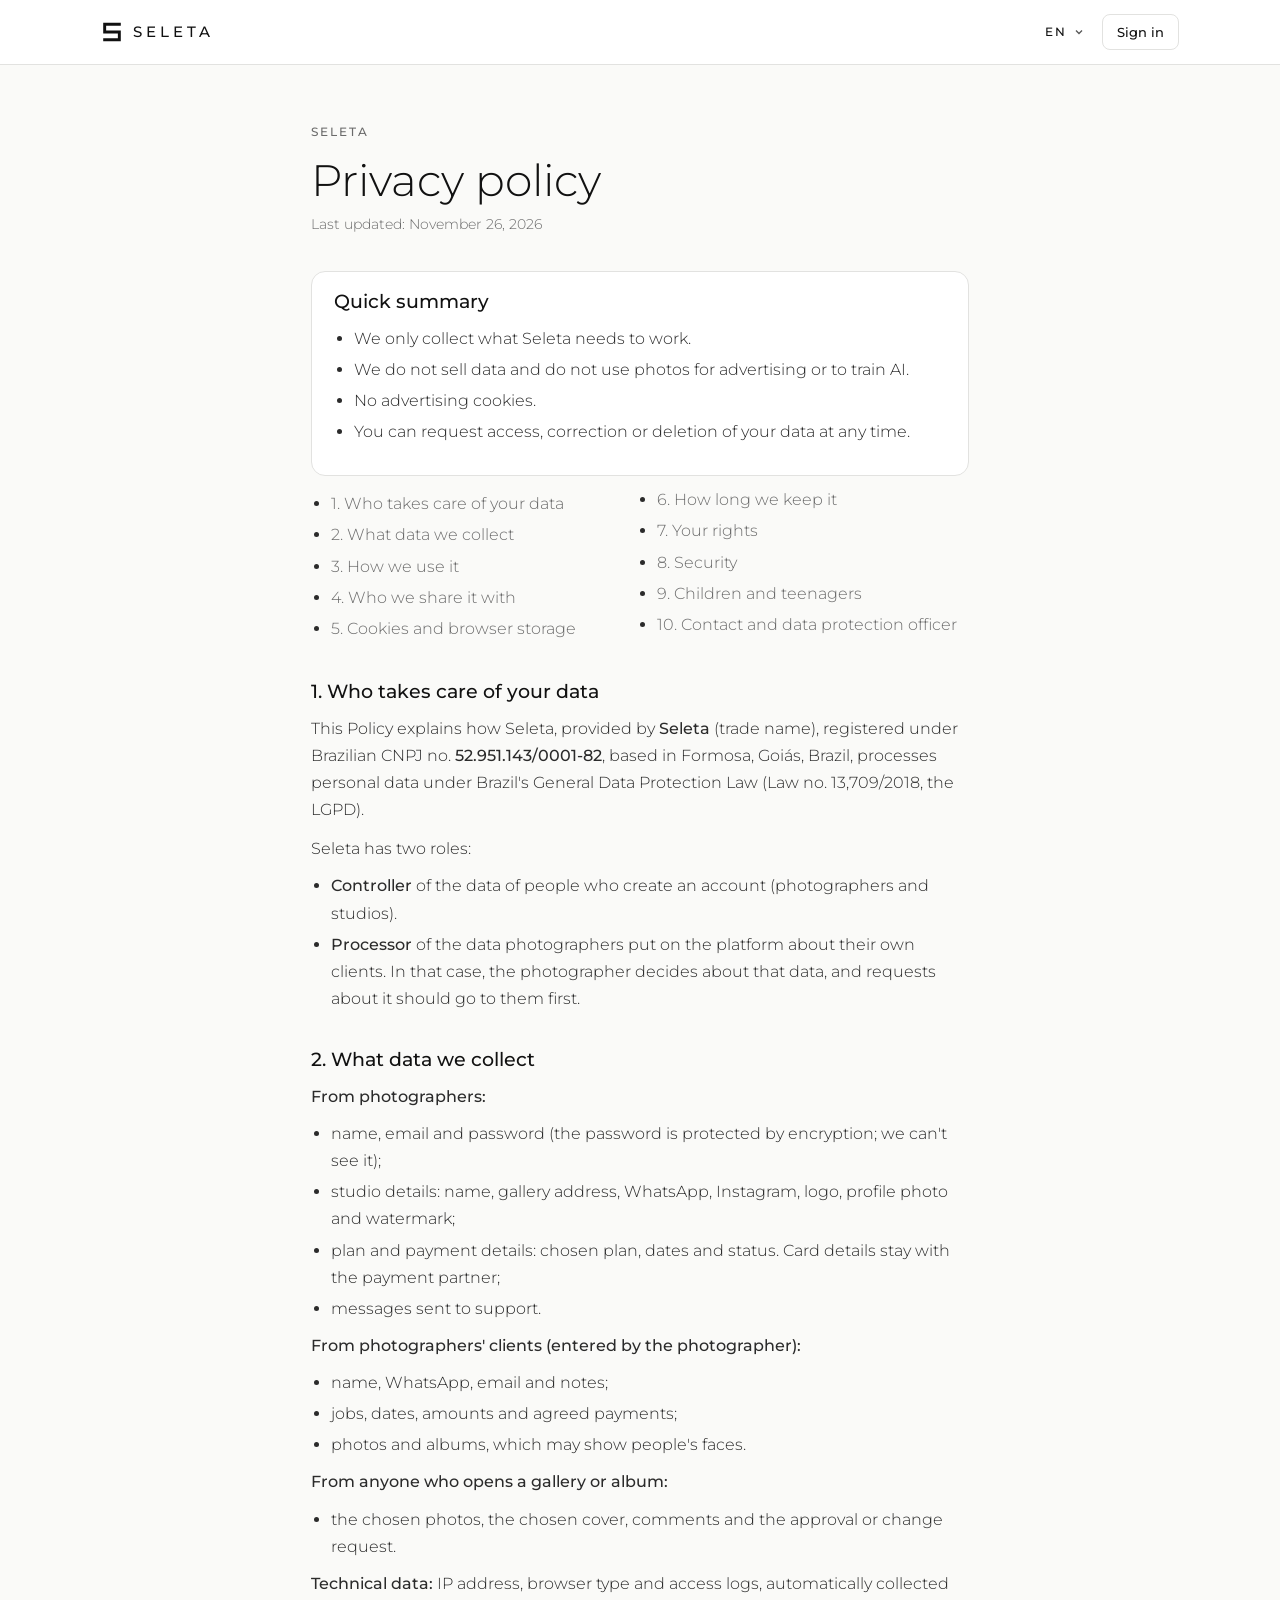
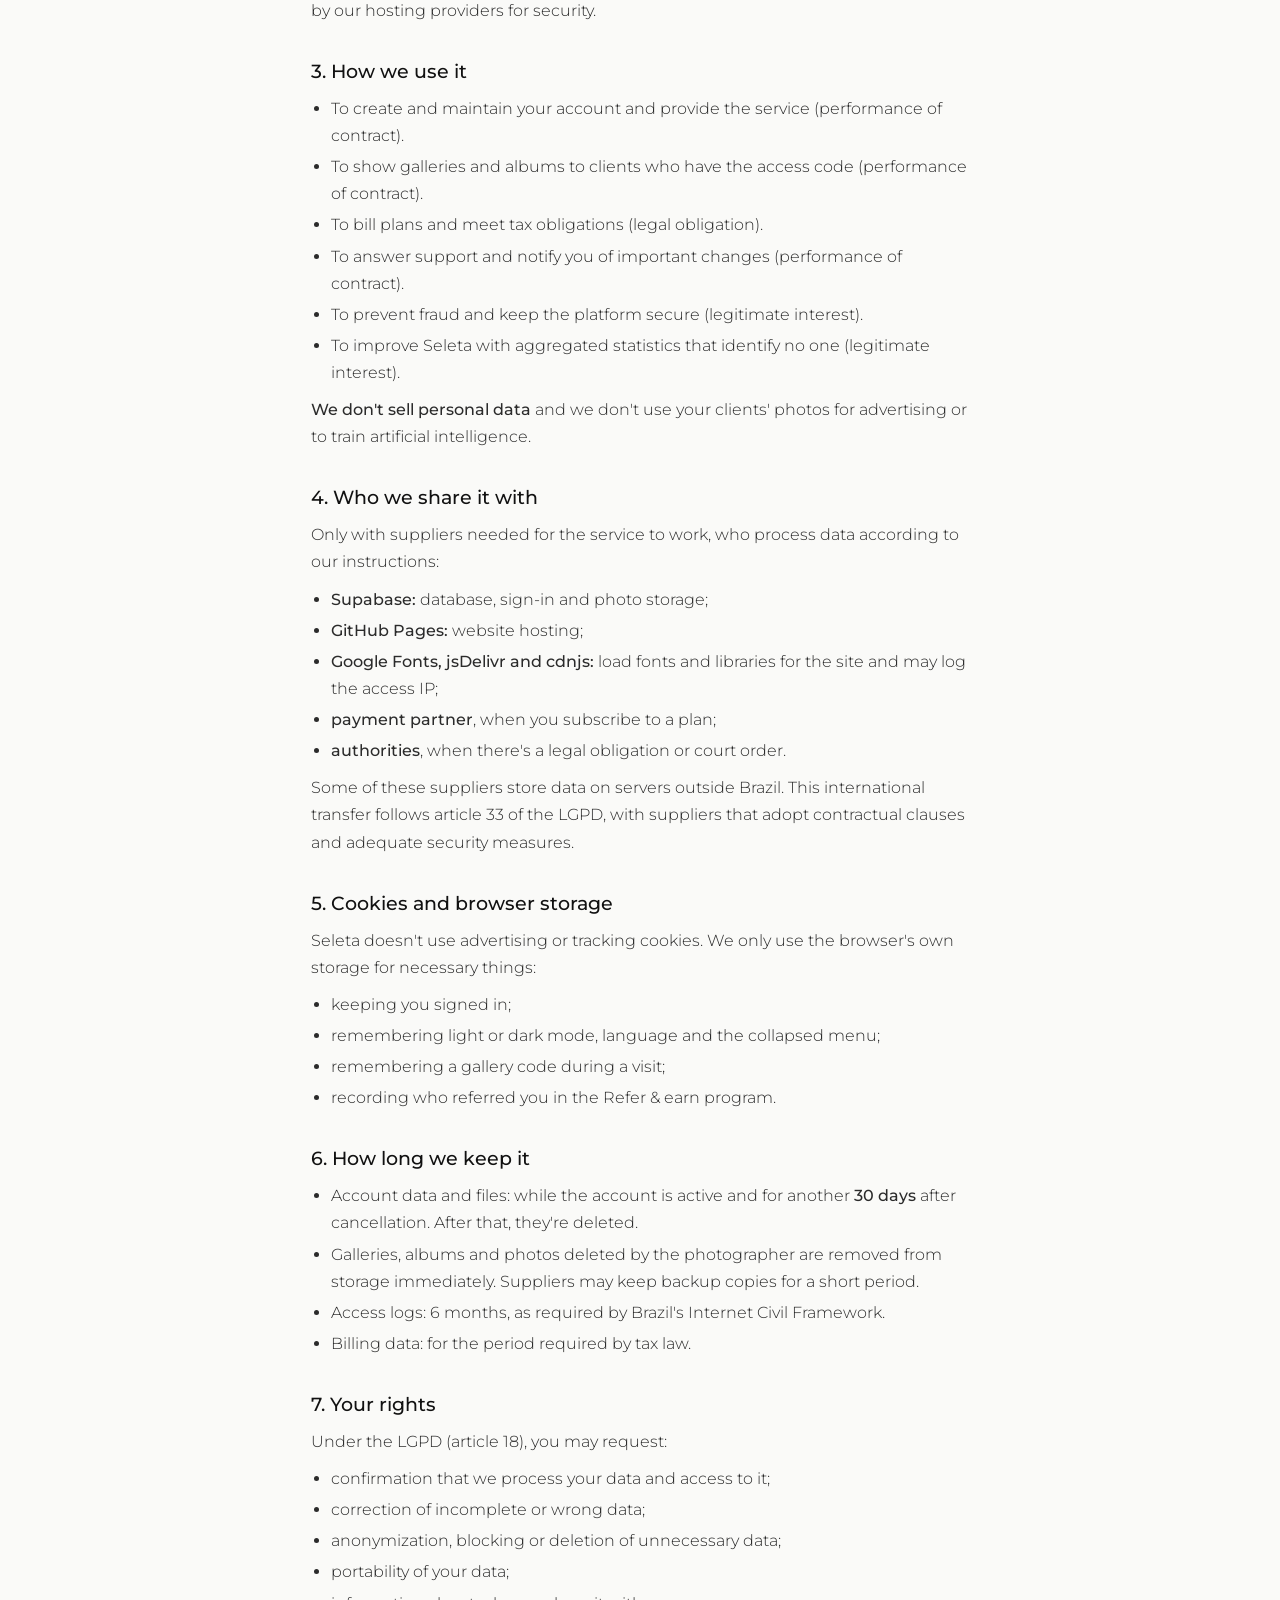
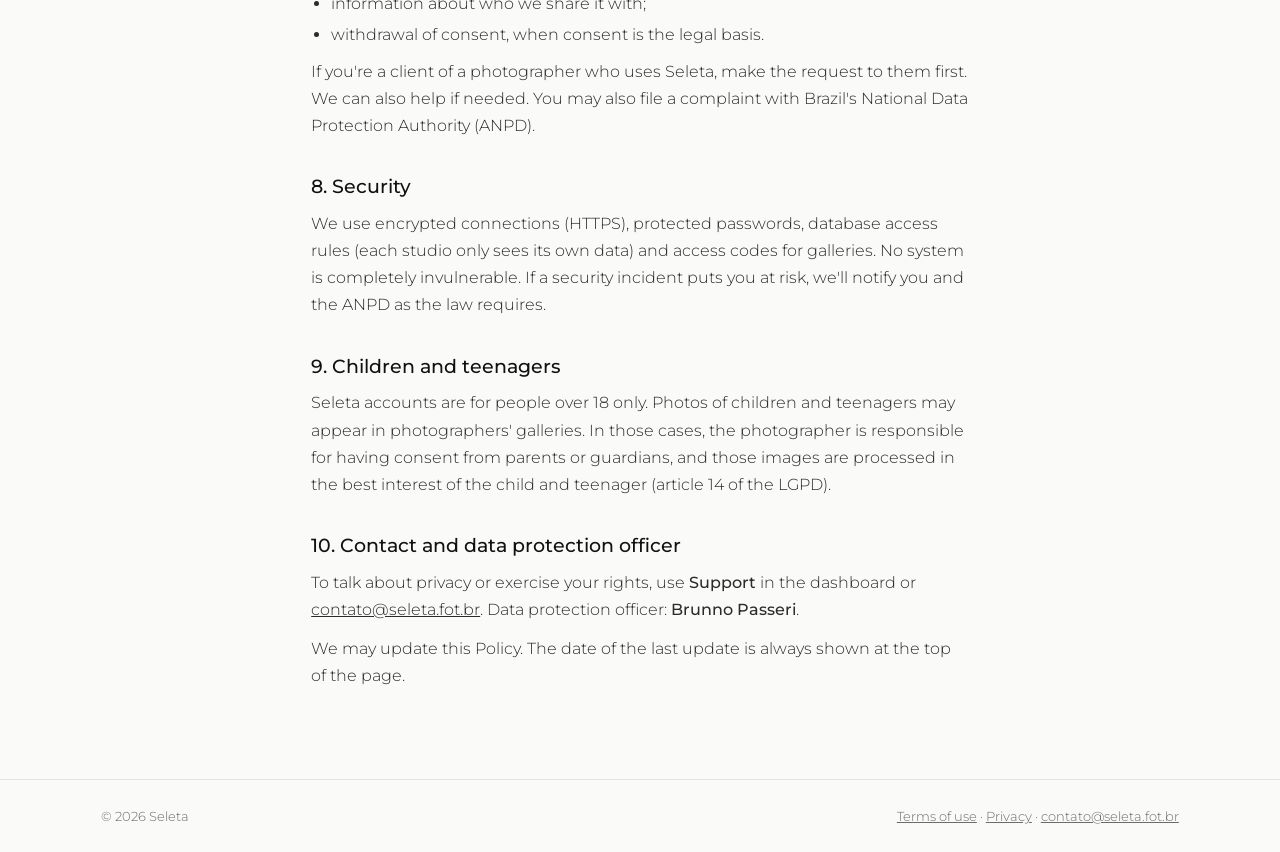
<file: privacidade.html>
<!DOCTYPE html>
<html lang="pt-BR" translate="no"><head><meta charset="utf-8">
<meta name="google" content="notranslate"><meta name="viewport" content="width=device-width, initial-scale=1">
<title>Política de privacidade · Seleta</title>
<meta name="description" content="Política de privacidade da Seleta: quais dados coletamos, como usamos e como protegemos as informações de fotógrafos e clientes.">
<link rel="canonical" href="https://seleta.fot.br/privacidade.html"><link rel="icon" href="favicon.ico" sizes="48x48">
<link rel="icon" type="image/png" sizes="192x192" href="icone-192.png">
<link rel="icon" type="image/svg+xml" href="icone.svg">
<link rel="apple-touch-icon" href="apple-touch-icon.png">
<link href="https://fonts.googleapis.com/css2?family=Montserrat:wght@300;400;500;600&display=swap" rel="stylesheet">
<link rel="stylesheet" href="base.css?v=8">
<style>
body{background:#fafaf8}
.topoL{border-bottom:1px solid var(--line);background:#fff}
.topoL .wrap{display:flex;align-items:center;justify-content:space-between;min-height:64px;gap:16px}
.doc{max-width:760px;margin:0 auto;padding:56px max(4vw,16px) 90px}
.doc .olho{font-size:12px;font-weight:500;letter-spacing:.16em;text-transform:uppercase;color:var(--mute)}
.doc h1{font-size:clamp(30px,5vw,44px);margin:14px 0 8px}
.doc .atual{color:var(--mute);font-size:14px;margin-bottom:34px}
.doc h2{font-size:19px;font-weight:500;margin:38px 0 12px}
.doc p,.doc li{font-size:15.5px;line-height:1.75;color:#2b2b2b}
.doc p+p{margin-top:12px}
.doc ul{padding-left:20px;margin:10px 0}.doc li{margin:4px 0}
.doc strong{font-weight:500}
.resumo{background:#fff;border:1px solid var(--line);border-radius:14px;padding:20px 22px;margin-bottom:10px}
.resumo h2{margin-top:0}
.indice{columns:2;font-size:14px;margin:0 0 10px}.indice a{color:var(--mute);text-decoration:none}.indice a:hover{color:var(--ink)}
.rodL{border-top:1px solid var(--line);padding:26px 0;font-size:13px;color:var(--mute)}
.rodL .wrap{display:flex;gap:20px;justify-content:space-between;flex-wrap:wrap}
.rodL a{color:var(--mute)}
@media(max-width:600px){.indice{columns:1}}
</style></head><body>
<svg width="0" height="0" style="position:absolute" aria-hidden="true"><defs><symbol id="s" viewBox="0 0 48 48"><path d="M40 7H8v17h32v17H8" fill="none" stroke="currentColor" stroke-width="6.4" stroke-linecap="square"/></symbol></defs></svg>
<header class="topoL"><div class="wrap"><a class="logo" href="./"><svg><use href="#s"/></svg>SELETA</a><span style="display:flex;gap:12px;align-items:center"><span data-seletor-lang></span><a class="btn sm ghost" href="app.html">Entrar</a></span></div></header>
<main class="doc" data-lang="pt"><p class="olho">Seleta</p><h1>Política de privacidade</h1><p class="atual">Última atualização: 26 de novembro de 2026</p><div class="resumo"><h2>Resumo rápido</h2><ul><li>Coletamos só o necessário para a Seleta funcionar.</li><li>Não vendemos dados e não usamos fotos para publicidade nem para treinar IA.</li><li>Sem cookies de propaganda.</li><li>Você pode pedir acesso, correção ou exclusão dos seus dados a qualquer momento.</li></ul></div><ul class="indice"><li><a href="#s1">1. Quem cuida dos seus dados</a></li><li><a href="#s2">2. Quais dados coletamos</a></li><li><a href="#s3">3. Para que usamos</a></li><li><a href="#s4">4. Com quem compartilhamos</a></li><li><a href="#s5">5. Cookies e armazenamento no navegador</a></li><li><a href="#s6">6. Por quanto tempo guardamos</a></li><li><a href="#s7">7. Seus direitos</a></li><li><a href="#s8">8. Segurança</a></li><li><a href="#s9">9. Crianças e adolescentes</a></li><li><a href="#s10">10. Contato e encarregado</a></li></ul><h2 id="s1">1. Quem cuida dos seus dados</h2><p>Esta Política explica como a Seleta, oferecida por <strong>Seleta</strong> (nome fantasia), inscrita no CNPJ sob o nº <strong>52.951.143/0001-82</strong>, com sede em Formosa, Goiás, trata dados pessoais, de acordo com a Lei Geral de Proteção de Dados (Lei nº 13.709/2018, a LGPD).</p><p>A Seleta tem dois papéis:</p><ul><li><strong>Controladora</strong> dos dados de quem cria uma conta (fotógrafos e estúdios).</li><li><strong>Operadora</strong> dos dados que os fotógrafos colocam na plataforma sobre os clientes deles. Nesse caso, quem decide sobre esses dados é o fotógrafo, e pedidos sobre eles devem ser feitos primeiro a ele.</li></ul><h2 id="s2">2. Quais dados coletamos</h2><p><strong>Do fotógrafo:</strong></p><ul><li>nome, e-mail e senha (a senha fica protegida por criptografia; nós não a vemos);</li><li>dados do estúdio: nome, endereço da galeria, WhatsApp, Instagram, logo, foto de perfil e marca d'água;</li><li>dados do plano e do pagamento: plano escolhido, datas e situação. Os dados do cartão ficam com o parceiro de pagamento;</li><li>mensagens enviadas ao suporte.</li></ul><p><strong>Dos clientes do fotógrafo (inseridos pelo fotógrafo):</strong></p><ul><li>nome, WhatsApp, e-mail e observações;</li><li>trabalhos, datas, valores e pagamentos combinados;</li><li>fotos e álbuns, que podem mostrar o rosto das pessoas.</li></ul><p><strong>De quem abre uma galeria ou álbum:</strong></p><ul><li>as fotos escolhidas, a capa escolhida, os comentários e a aprovação ou o pedido de alterações.</li></ul><p><strong>Dados técnicos:</strong> endereço IP, tipo de navegador e registros de acesso, que nossos fornecedores de hospedagem coletam automaticamente por segurança.</p><h2 id="s3">3. Para que usamos</h2><ul><li>Criar e manter sua conta e prestar o serviço (execução de contrato).</li><li>Mostrar as galerias e álbuns aos clientes que têm o código de acesso (execução de contrato).</li><li>Cobrar os planos e cumprir obrigações fiscais (obrigação legal).</li><li>Responder ao suporte e avisar sobre mudanças importantes (execução de contrato).</li><li>Prevenir fraudes e manter a plataforma segura (legítimo interesse).</li><li>Melhorar a Seleta com estatísticas agregadas, sem identificar ninguém (legítimo interesse).</li></ul><p><strong>Não vendemos dados pessoais</strong> e não usamos as fotos dos seus clientes para publicidade nem para treinar inteligência artificial.</p><h2 id="s4">4. Com quem compartilhamos</h2><p>Só com fornecedores necessários para o serviço funcionar, que tratam os dados conforme nossas instruções:</p><ul><li><strong>Supabase:</strong> banco de dados, login e armazenamento das fotos;</li><li><strong>GitHub Pages:</strong> hospedagem do site;</li><li><strong>Google Fonts, jsDelivr e cdnjs:</strong> carregam fontes e bibliotecas do site e podem registrar o IP de acesso;</li><li><strong>parceiro de pagamento</strong>, quando você assina um plano;</li><li><strong>autoridades</strong>, quando houver obrigação legal ou ordem judicial.</li></ul><p>Alguns desses fornecedores guardam dados em servidores fora do Brasil. Essa transferência internacional segue o art. 33 da LGPD, com fornecedores que adotam cláusulas contratuais e medidas de segurança adequadas.</p><h2 id="s5">5. Cookies e armazenamento no navegador</h2><p>A Seleta não usa cookies de propaganda nem de rastreamento. Usamos apenas o armazenamento do próprio navegador para coisas necessárias:</p><ul><li>manter você conectado;</li><li>lembrar o tema claro ou escuro e o menu recolhido;</li><li>lembrar o código de uma galeria durante a visita;</li><li>registrar quem indicou você no programa Indique e ganhe.</li></ul><h2 id="s6">6. Por quanto tempo guardamos</h2><ul><li>Dados da conta e arquivos: enquanto a conta estiver ativa e por mais <strong>30 dias</strong> após o cancelamento. Depois disso, são apagados.</li><li>Galerias, álbuns e fotos apagados pelo fotógrafo são removidos do armazenamento na hora. Pode haver cópias de segurança dos fornecedores por um período curto.</li><li>Registros de acesso: 6 meses, como exige o Marco Civil da Internet.</li><li>Dados de cobrança: pelo prazo exigido pela legislação fiscal.</li></ul><h2 id="s7">7. Seus direitos</h2><p>Pela LGPD (art. 18), você pode pedir:</p><ul><li>confirmação de que tratamos seus dados e acesso a eles;</li><li>correção de dados incompletos ou errados;</li><li>anonimização, bloqueio ou eliminação de dados desnecessários;</li><li>portabilidade dos seus dados;</li><li>informações sobre com quem compartilhamos;</li><li>revisão do consentimento, quando ele for a base legal.</li></ul><p>Se você é cliente de um fotógrafo que usa a Seleta, faça o pedido primeiro a ele. Se precisar, também ajudamos. Você pode ainda reclamar à Autoridade Nacional de Proteção de Dados (ANPD).</p><h2 id="s8">8. Segurança</h2><p>Usamos conexão criptografada (HTTPS), senhas protegidas, regras de acesso no banco de dados (cada estúdio só enxerga os próprios dados) e códigos de acesso para as galerias. Nenhum sistema é totalmente invulnerável. Se houver um incidente de segurança com risco para você, avisaremos você e a ANPD, como manda a lei.</p><h2 id="s9">9. Crianças e adolescentes</h2><p>A conta na Seleta é só para maiores de 18 anos. Fotos de crianças e adolescentes podem estar nas galerias dos fotógrafos. Nesses casos, é responsabilidade do fotógrafo ter a autorização dos pais ou responsáveis, e essas imagens são tratadas no melhor interesse da criança e do adolescente (art. 14 da LGPD).</p><h2 id="s10">10. Contato e encarregado</h2><p>Para falar sobre privacidade ou exercer seus direitos, use o <strong>Suporte</strong> no painel ou o <a href="mailto:contato@seleta.fot.br">contato@seleta.fot.br</a>. Encarregado pelo tratamento de dados: <strong>Brunno Passeri</strong>.</p><p>Podemos atualizar esta Política. A data da última atualização fica sempre no topo da página.</p></main>
<main class="doc" data-lang="en" hidden><p class="olho">Seleta</p><h1>Privacy policy</h1><p class="atual">Last updated: November 26, 2026</p><div class="resumo"><h2>Quick summary</h2><ul><li>We only collect what Seleta needs to work.</li><li>We do not sell data and do not use photos for advertising or to train AI.</li><li>No advertising cookies.</li><li>You can request access, correction or deletion of your data at any time.</li></ul></div><ul class="indice"><li><a href="#e1">1. Who takes care of your data</a></li><li><a href="#e2">2. What data we collect</a></li><li><a href="#e3">3. How we use it</a></li><li><a href="#e4">4. Who we share it with</a></li><li><a href="#e5">5. Cookies and browser storage</a></li><li><a href="#e6">6. How long we keep it</a></li><li><a href="#e7">7. Your rights</a></li><li><a href="#e8">8. Security</a></li><li><a href="#e9">9. Children and teenagers</a></li><li><a href="#e10">10. Contact and data protection officer</a></li></ul><h2 id="e1">1. Who takes care of your data</h2><p>This Policy explains how Seleta, provided by <strong>Seleta</strong> (trade name), registered under Brazilian CNPJ no. <strong>52.951.143/0001-82</strong>, based in Formosa, Goiás, Brazil, processes personal data under Brazil's General Data Protection Law (Law no. 13,709/2018, the LGPD).</p><p>Seleta has two roles:</p><ul><li><strong>Controller</strong> of the data of people who create an account (photographers and studios).</li><li><strong>Processor</strong> of the data photographers put on the platform about their own clients. In that case, the photographer decides about that data, and requests about it should go to them first.</li></ul><h2 id="e2">2. What data we collect</h2><p><strong>From photographers:</strong></p><ul><li>name, email and password (the password is protected by encryption; we can't see it);</li><li>studio details: name, gallery address, WhatsApp, Instagram, logo, profile photo and watermark;</li><li>plan and payment details: chosen plan, dates and status. Card details stay with the payment partner;</li><li>messages sent to support.</li></ul><p><strong>From photographers' clients (entered by the photographer):</strong></p><ul><li>name, WhatsApp, email and notes;</li><li>jobs, dates, amounts and agreed payments;</li><li>photos and albums, which may show people's faces.</li></ul><p><strong>From anyone who opens a gallery or album:</strong></p><ul><li>the chosen photos, the chosen cover, comments and the approval or change request.</li></ul><p><strong>Technical data:</strong> IP address, browser type and access logs, automatically collected by our hosting providers for security.</p><h2 id="e3">3. How we use it</h2><ul><li>To create and maintain your account and provide the service (performance of contract).</li><li>To show galleries and albums to clients who have the access code (performance of contract).</li><li>To bill plans and meet tax obligations (legal obligation).</li><li>To answer support and notify you of important changes (performance of contract).</li><li>To prevent fraud and keep the platform secure (legitimate interest).</li><li>To improve Seleta with aggregated statistics that identify no one (legitimate interest).</li></ul><p><strong>We don't sell personal data</strong> and we don't use your clients' photos for advertising or to train artificial intelligence.</p><h2 id="e4">4. Who we share it with</h2><p>Only with suppliers needed for the service to work, who process data according to our instructions:</p><ul><li><strong>Supabase:</strong> database, sign-in and photo storage;</li><li><strong>GitHub Pages:</strong> website hosting;</li><li><strong>Google Fonts, jsDelivr and cdnjs:</strong> load fonts and libraries for the site and may log the access IP;</li><li><strong>payment partner</strong>, when you subscribe to a plan;</li><li><strong>authorities</strong>, when there's a legal obligation or court order.</li></ul><p>Some of these suppliers store data on servers outside Brazil. This international transfer follows article 33 of the LGPD, with suppliers that adopt contractual clauses and adequate security measures.</p><h2 id="e5">5. Cookies and browser storage</h2><p>Seleta doesn't use advertising or tracking cookies. We only use the browser's own storage for necessary things:</p><ul><li>keeping you signed in;</li><li>remembering light or dark mode, language and the collapsed menu;</li><li>remembering a gallery code during a visit;</li><li>recording who referred you in the Refer & earn program.</li></ul><h2 id="e6">6. How long we keep it</h2><ul><li>Account data and files: while the account is active and for another <strong>30 days</strong> after cancellation. After that, they're deleted.</li><li>Galleries, albums and photos deleted by the photographer are removed from storage immediately. Suppliers may keep backup copies for a short period.</li><li>Access logs: 6 months, as required by Brazil's Internet Civil Framework.</li><li>Billing data: for the period required by tax law.</li></ul><h2 id="e7">7. Your rights</h2><p>Under the LGPD (article 18), you may request:</p><ul><li>confirmation that we process your data and access to it;</li><li>correction of incomplete or wrong data;</li><li>anonymization, blocking or deletion of unnecessary data;</li><li>portability of your data;</li><li>information about who we share it with;</li><li>withdrawal of consent, when consent is the legal basis.</li></ul><p>If you're a client of a photographer who uses Seleta, make the request to them first. We can also help if needed. You may also file a complaint with Brazil's National Data Protection Authority (ANPD).</p><h2 id="e8">8. Security</h2><p>We use encrypted connections (HTTPS), protected passwords, database access rules (each studio only sees its own data) and access codes for galleries. No system is completely invulnerable. If a security incident puts you at risk, we'll notify you and the ANPD as the law requires.</p><h2 id="e9">9. Children and teenagers</h2><p>Seleta accounts are for people over 18 only. Photos of children and teenagers may appear in photographers' galleries. In those cases, the photographer is responsible for having consent from parents or guardians, and those images are processed in the best interest of the child and teenager (article 14 of the LGPD).</p><h2 id="e10">10. Contact and data protection officer</h2><p>To talk about privacy or exercise your rights, use <strong>Support</strong> in the dashboard or <a href="mailto:contato@seleta.fot.br">contato@seleta.fot.br</a>. Data protection officer: <strong>Brunno Passeri</strong>.</p><p>We may update this Policy. The date of the last update is always shown at the top of the page.</p></main>
<footer class="rodL"><div class="wrap"><span>© 2026 Seleta</span><span><a href="termos.html">Termos de uso</a> · <a href="privacidade.html">Privacidade</a> · <a href="mailto:contato@seleta.fot.br">contato@seleta.fot.br</a></span></div></footer>
<script src="menu.js?v=2" defer></script>
<script src="i18n.js?v=9"></script>
</body></html>
</file>
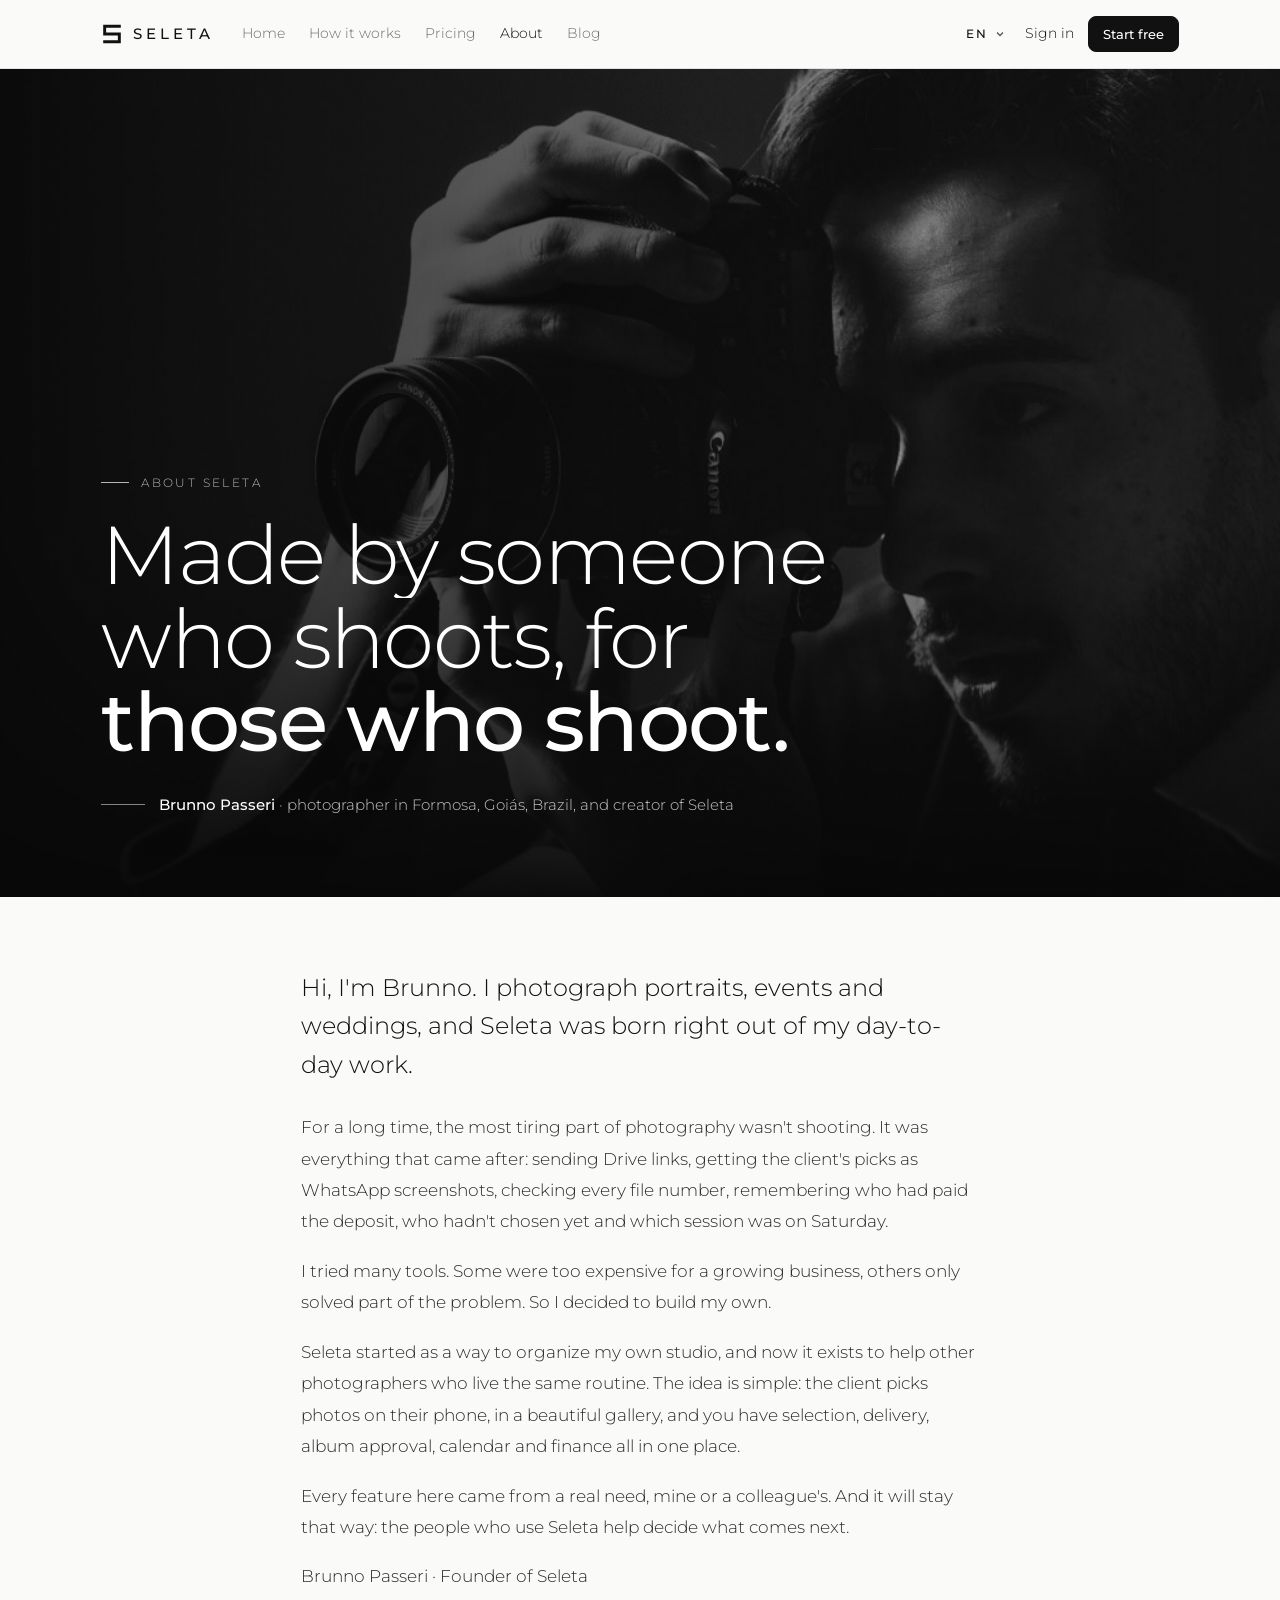
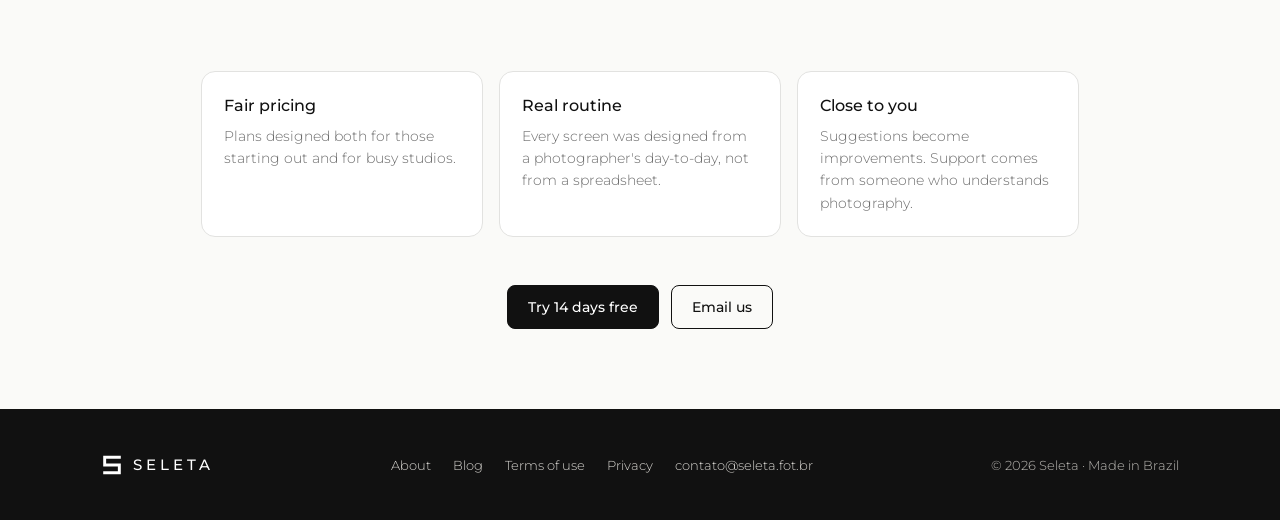
<file: sobre.html>
<!DOCTYPE html>
<html lang="pt-BR" translate="no"><head><meta charset="utf-8">
<meta name="google" content="notranslate">
<meta name="viewport" content="width=device-width, initial-scale=1">
<title>Sobre · Seleta</title>
<meta name="description" content="Conheça a história da Seleta: criada pelo fotógrafo Brunno Passeri para organizar a seleção de fotos, a entrega e o estúdio de quem fotografa.">
<link rel="canonical" href="https://seleta.fot.br/sobre.html"><link rel="icon" href="favicon.ico" sizes="48x48">
<link rel="icon" type="image/png" sizes="192x192" href="icone-192.png">
<link rel="icon" type="image/svg+xml" href="icone.svg">
<link rel="apple-touch-icon" href="apple-touch-icon.png">
<link href="https://fonts.googleapis.com/css2?family=Montserrat:wght@300;400;500;600&display=swap" rel="stylesheet">
<link rel="stylesheet" href="base.css?v=8">
<style>
body{background:#fafaf8}
.topoS{position:sticky;top:0;z-index:30;background:rgba(250,250,248,.92);backdrop-filter:blur(10px);border-bottom:1px solid var(--line)}
.topoS .wrap{display:flex;align-items:center;gap:28px;min-height:68px}
.topoS nav{display:flex;gap:24px;font-size:14px}
.topoS nav a{text-decoration:none;color:var(--mute);white-space:nowrap}
.topoS nav a:hover,.topoS nav a[aria-current]{color:var(--ink)}
.topoS .dir{margin-left:auto;display:flex;align-items:center;gap:14px}
.topoS .entrar{font-size:14px;text-decoration:none;color:var(--ink)}
@media(max-width:820px){.topoS nav{display:none}}
.rodS{background:#111;color:#bdbbb6;padding:44px 0;font-size:13px;margin-top:80px}
.rodS .wrap{display:flex;gap:24px;justify-content:space-between;flex-wrap:wrap;align-items:center}
.rodS a{color:#d8d6d1;text-decoration:none}.rodS a:hover{color:#fff}
.rodS .lk{display:flex;gap:22px;flex-wrap:wrap}
</style>
<style>
.capaS{position:relative;min-height:min(92vh,860px);display:flex;align-items:flex-end;color:#fff;background:#0b0b0b;overflow:hidden}
.capaS .fundo{position:absolute;inset:0;background:url('brunno.jpg') 72% 30%/cover;transform:scale(1.08);animation:zoomS 20s ease-out forwards}
@keyframes zoomS{to{transform:scale(1)}}
.capaS::after{content:"";position:absolute;inset:0;background:linear-gradient(90deg,rgba(8,8,8,.92) 0%,rgba(8,8,8,.6) 45%,rgba(8,8,8,.1) 100%),linear-gradient(0deg,rgba(8,8,8,.95),transparent 45%)}
.capaS .cont{position:relative;z-index:1;width:100%;max-width:1180px;margin:0 auto;padding:0 max(4vw,16px) clamp(56px,9vh,100px)}
.capaS .ol{font-size:12px;letter-spacing:.2em;text-transform:uppercase;opacity:.7;display:flex;align-items:center;gap:12px;margin-bottom:22px}.capaS .ol::before{content:"";width:28px;height:1px;background:currentColor}
.capaS h1{font-weight:300;font-size:clamp(40px,6.4vw,92px);line-height:1.02;letter-spacing:-.02em;max-width:11em}
.capaS h1 b{font-weight:500}
.capaS .quem{margin-top:28px;display:flex;align-items:center;gap:14px;font-size:15px;color:rgba(255,255,255,.78)}.capaS .quem strong{color:#fff;font-weight:500}
.capaS .quem::before{content:"";width:44px;height:1px;background:rgba(255,255,255,.5)}
.rvS{display:block;overflow:hidden}.rvS>span{display:inline-block;transform:translateY(110%);animation:sobeS 1s cubic-bezier(.2,.8,.2,1) forwards}
@keyframes sobeS{to{transform:none}}
.entraS{opacity:0;animation:entraS 1s .8s ease forwards}@keyframes entraS{to{opacity:1}}
@media(max-width:700px){.capaS .fundo{background-position:68% 20%}.capaS::after{background:linear-gradient(0deg,rgba(8,8,8,.95) 15%,rgba(8,8,8,.35) 70%,rgba(8,8,8,.2))}}
@media (prefers-reduced-motion:reduce){.capaS .fundo,.rvS>span,.entraS{animation:none;transform:none;opacity:1}}
[hidden]{display:none!important}
.historia{max-width:780px;margin:0 auto;padding:72px max(4vw,16px) 20px}
.frase{text-align:center;font-size:clamp(20px,3vw,30px);font-weight:500;letter-spacing:.12em;text-transform:uppercase;line-height:1.35;margin-bottom:56px}
.autor{display:flex;gap:22px;align-items:center;margin-bottom:34px}
.mono{width:84px;height:84px;border-radius:50%;background:#111;color:#fff;display:grid;place-items:center;font-size:26px;letter-spacing:.06em;flex:none;overflow:hidden}
.mono img{width:100%;height:100%;object-fit:cover}
.autor strong{display:block;font-size:20px;font-weight:500}.autor div span{color:var(--mute);font-size:14px}
.retrato{float:right;width:min(42%,340px);margin:6px 0 22px 34px;border-radius:14px;overflow:hidden;box-shadow:0 30px 60px -30px rgba(0,0,0,.45)}.retrato img{display:block;width:100%;height:auto}
@media(max-width:640px){.retrato{float:none;width:100%;margin:0 0 24px}}
.historia>div>p:first-child{font-size:clamp(20px,2.2vw,24px);line-height:1.6;color:#111;margin-bottom:28px}
.historia p{font-size:17px;line-height:1.85;color:#2b2b2b;margin:0 0 18px}
.valores{display:grid;grid-template-columns:repeat(3,1fr);gap:16px;max-width:980px;margin:40px auto 0;padding:0 max(4vw,16px)}
.valores div{background:#fff;border:1px solid var(--line);border-radius:14px;padding:22px}
.valores b{display:block;font-weight:500;margin-bottom:6px}.valores p{font-size:14px;color:var(--mute);line-height:1.6;margin:0}
.assina{margin-top:30px;font-size:15px;color:var(--mute)}
.ctaS{text-align:center;margin-top:48px}
@media(max-width:760px){.valores{grid-template-columns:1fr}}
</style>
</head><body>
<svg width="0" height="0" style="position:absolute" aria-hidden="true"><defs><symbol id="s" viewBox="0 0 48 48"><path d="M40 7H8v17h32v17H8" fill="none" stroke="currentColor" stroke-width="6.4" stroke-linecap="square"/></symbol></defs></svg>
<header class="topoS"><div class="wrap"><a class="logo" href="./"><svg><use href="#s"/></svg>SELETA</a><nav aria-label="Menu principal"><a href="./">Início</a><a href="./#como">Como funciona</a><a href="precos.html">Preços</a><a href="sobre.html" aria-current="page">Sobre</a><a href="blog.html">Blog</a></nav>
<div class="dir"><span data-seletor-lang></span><a class="entrar" href="app.html">Entrar</a><a class="btn sm fill" href="app.html?criar">Começar grátis</a></div></div></header>

<section class="capaS"><div class="fundo" role="img" aria-label="Brunno Passeri fotografando com uma câmera Canon"></div><div class="cont">
<div data-lang="pt"><p class="ol">Sobre a Seleta</p><h1><span class="rvS"><span>Feita por quem</span></span><span class="rvS"><span style="animation-delay:.12s">fotografa, para</span></span><span class="rvS"><span style="animation-delay:.24s"><b>quem fotografa.</b></span></span></h1><p class="quem entraS"><span><strong>Brunno Passeri</strong> · fotógrafo em Formosa, Goiás, e criador da Seleta</span></p></div>
<div data-lang="en" hidden><p class="ol">About Seleta</p><h1><span class="rvS"><span>Made by someone</span></span><span class="rvS"><span style="animation-delay:.12s">who shoots, for</span></span><span class="rvS"><span style="animation-delay:.24s"><b>those who shoot.</b></span></span></h1><p class="quem entraS"><span><strong>Brunno Passeri</strong> · photographer in Formosa, Goiás, Brazil, and creator of Seleta</span></p></div>
</div></section>
<main><article class="historia"><div data-lang="pt">
<p>Oi, eu sou o Brunno. Sou fotógrafo de ensaios, eventos e casamentos, e foi justamente no dia a dia do meu trabalho que a Seleta começou.</p>
<p>Durante muito tempo, a parte mais cansativa da fotografia não era fotografar. Era tudo o que vinha depois: mandar link do Drive, receber a escolha do cliente em print no WhatsApp, conferir o número de cada arquivo, lembrar quem já tinha pagado o sinal, quem ainda não tinha escolhido e qual ensaio era no sábado.</p>
<p>Testei várias ferramentas. Algumas eram caras demais para quem está crescendo, outras resolviam só um pedaço do problema. Então resolvi construir a minha.</p>
<p>A Seleta nasceu para organizar o meu próprio estúdio e agora existe para ajudar outros fotógrafos que vivem a mesma rotina. A ideia é simples: o cliente escolhe as fotos pelo celular, numa galeria bonita, e você tem em um só lugar a seleção, a entrega, a aprovação do álbum, a agenda e o financeiro.</p>
<p>Cada recurso aqui saiu de uma necessidade real, minha ou de colegas. E vai continuar assim: quem usa a Seleta ajuda a decidir o que vem a seguir.</p>
<p class="assina">Brunno Passeri · Fundador da Seleta</p>
</div><div data-lang="en" hidden>
<p>Hi, I'm Brunno. I photograph portraits, events and weddings, and Seleta was born right out of my day-to-day work.</p>
<p>For a long time, the most tiring part of photography wasn't shooting. It was everything that came after: sending Drive links, getting the client's picks as WhatsApp screenshots, checking every file number, remembering who had paid the deposit, who hadn't chosen yet and which session was on Saturday.</p>
<p>I tried many tools. Some were too expensive for a growing business, others only solved part of the problem. So I decided to build my own.</p>
<p>Seleta started as a way to organize my own studio, and now it exists to help other photographers who live the same routine. The idea is simple: the client picks photos on their phone, in a beautiful gallery, and you have selection, delivery, album approval, calendar and finance all in one place.</p>
<p>Every feature here came from a real need, mine or a colleague's. And it will stay that way: the people who use Seleta help decide what comes next.</p>
<p class="assina">Brunno Passeri · Founder of Seleta</p>
</div></article><div class="valores" data-lang="pt"><div><b>Preço justo</b><p>Planos pensados para quem está começando e para quem já tem um estúdio cheio.</p></div><div><b>Rotina real</b><p>Cada tela foi desenhada a partir do dia a dia de um fotógrafo, não de uma planilha.</p></div><div><b>Perto de você</b><p>Sugestão vira melhoria. O suporte é feito por quem entende de fotografia.</p></div></div><div class="valores" data-lang="en" hidden><div><b>Fair pricing</b><p>Plans designed both for those starting out and for busy studios.</p></div><div><b>Real routine</b><p>Every screen was designed from a photographer's day-to-day, not from a spreadsheet.</p></div><div><b>Close to you</b><p>Suggestions become improvements. Support comes from someone who understands photography.</p></div></div>
<div class="ctaS"><a class="btn fill" href="app.html?criar">Testar 14 dias grátis</a> <a class="btn" href="mailto:contato@seleta.fot.br" style="margin-left:8px">Falar por e-mail</a></div></main>
<footer class="rodS"><div class="wrap"><a class="logo" href="./" style="color:#fff"><svg><use href="#s"/></svg>SELETA</a>
<span class="lk"><a href="sobre.html">Sobre</a><a href="blog.html">Blog</a><a href="termos.html">Termos de uso</a><a href="privacidade.html">Privacidade</a><a href="mailto:contato@seleta.fot.br">contato@seleta.fot.br</a></span>
<span>© 2026 Seleta · Feito no Brasil</span></div></footer>
<script src="menu.js?v=2" defer></script>
<script src="i18n.js?v=9"></script>
</body></html>
</file>
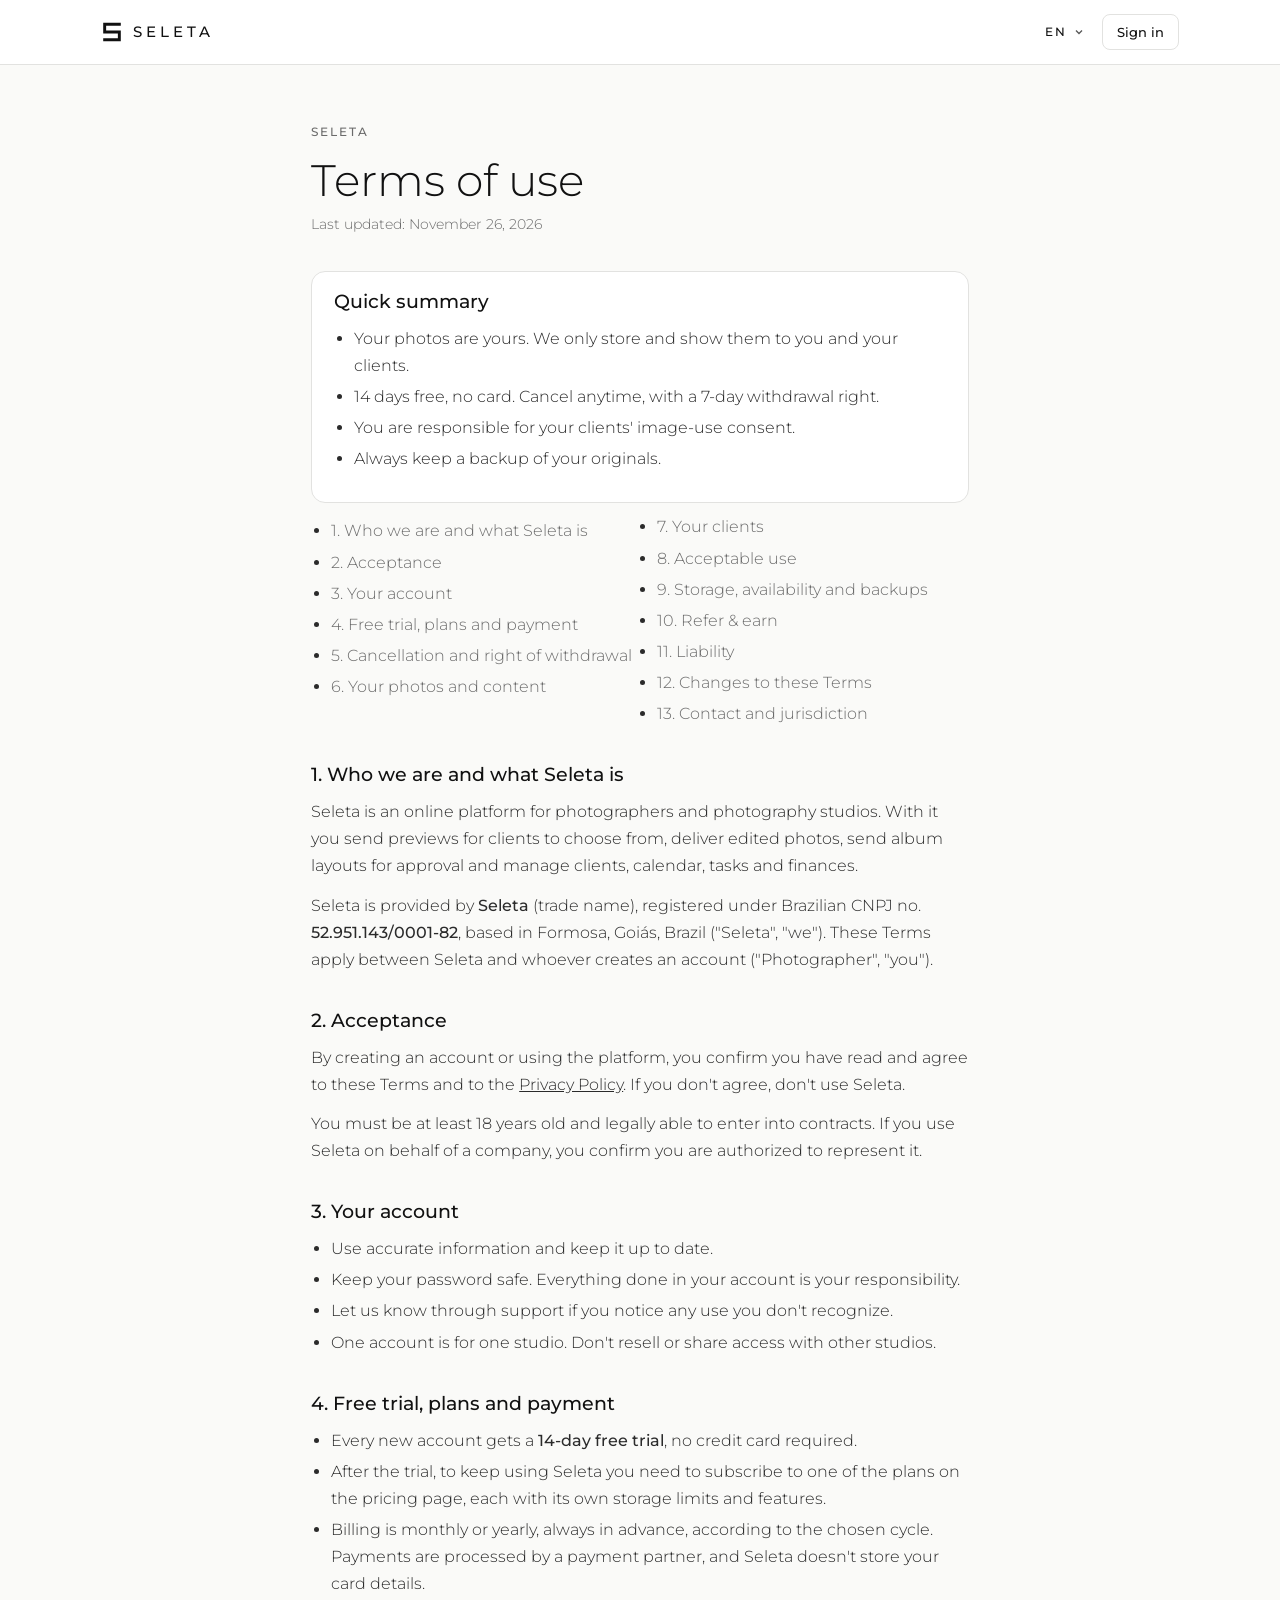
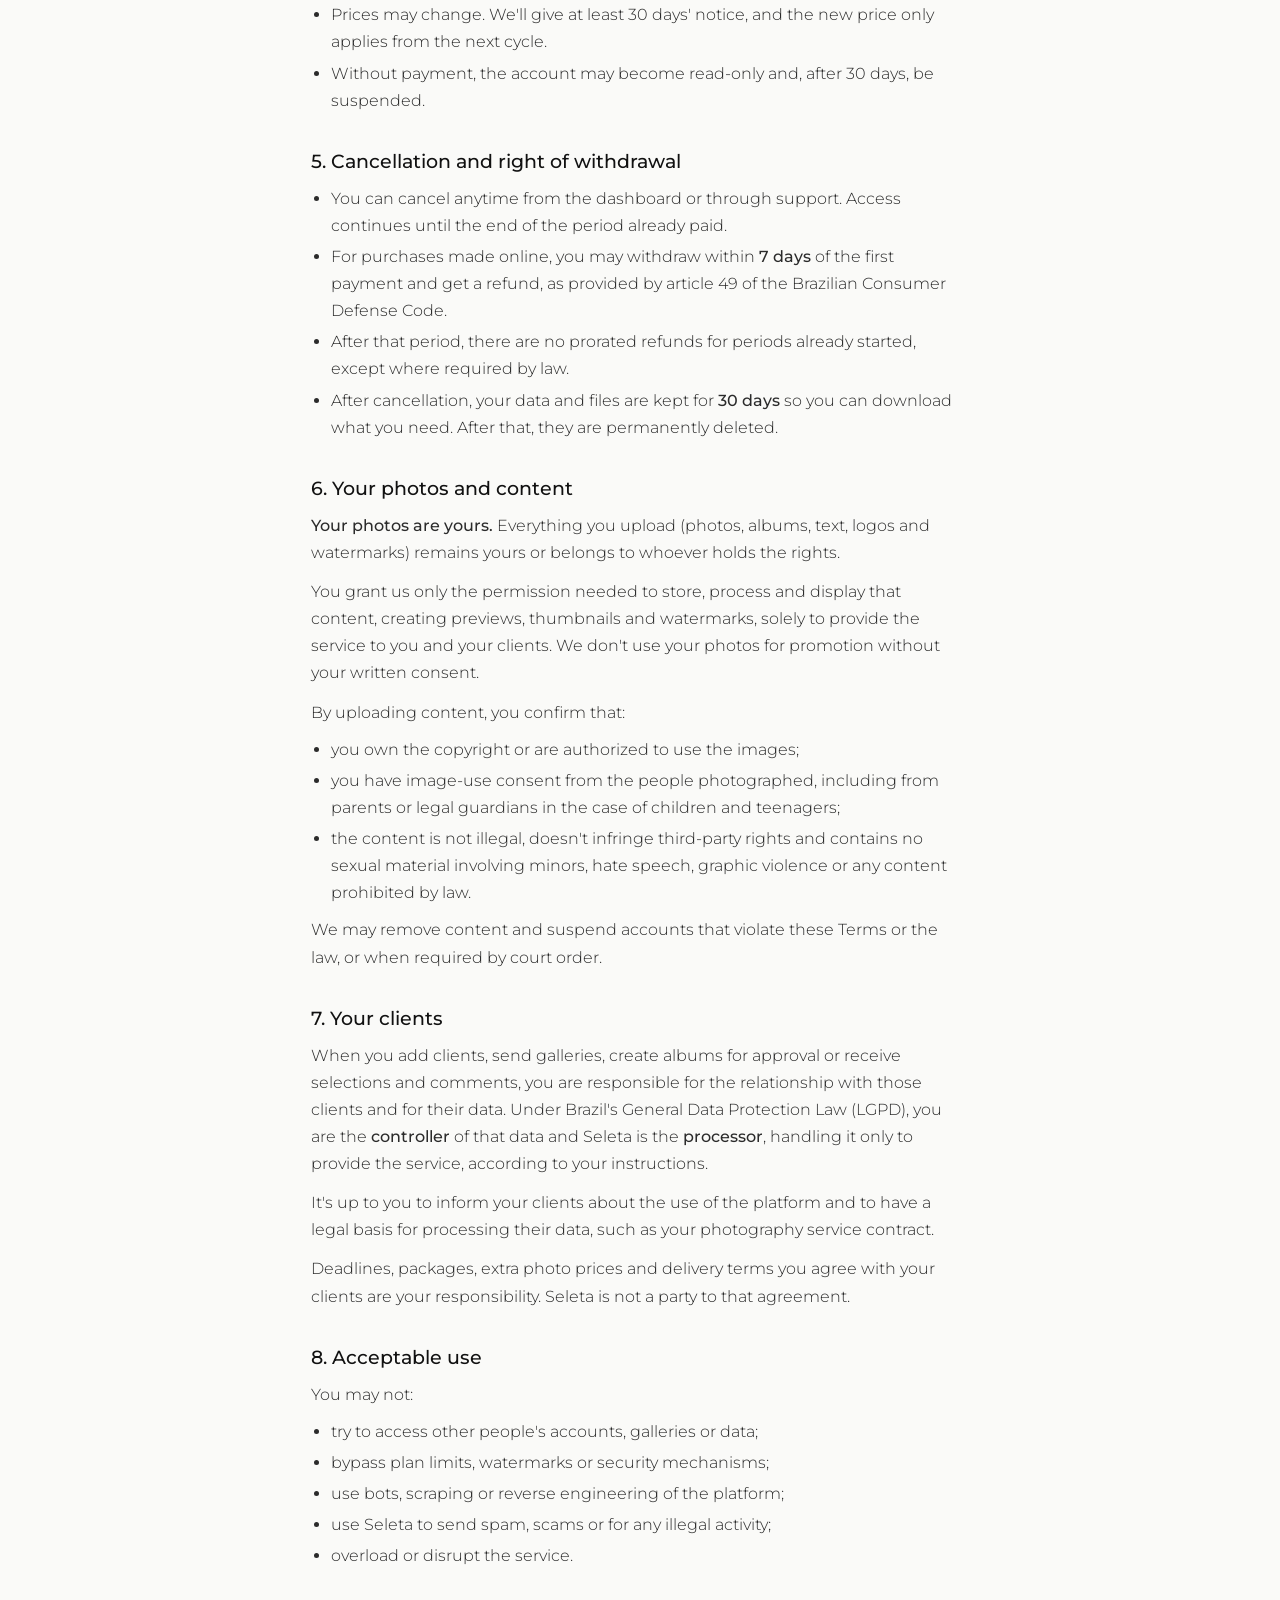
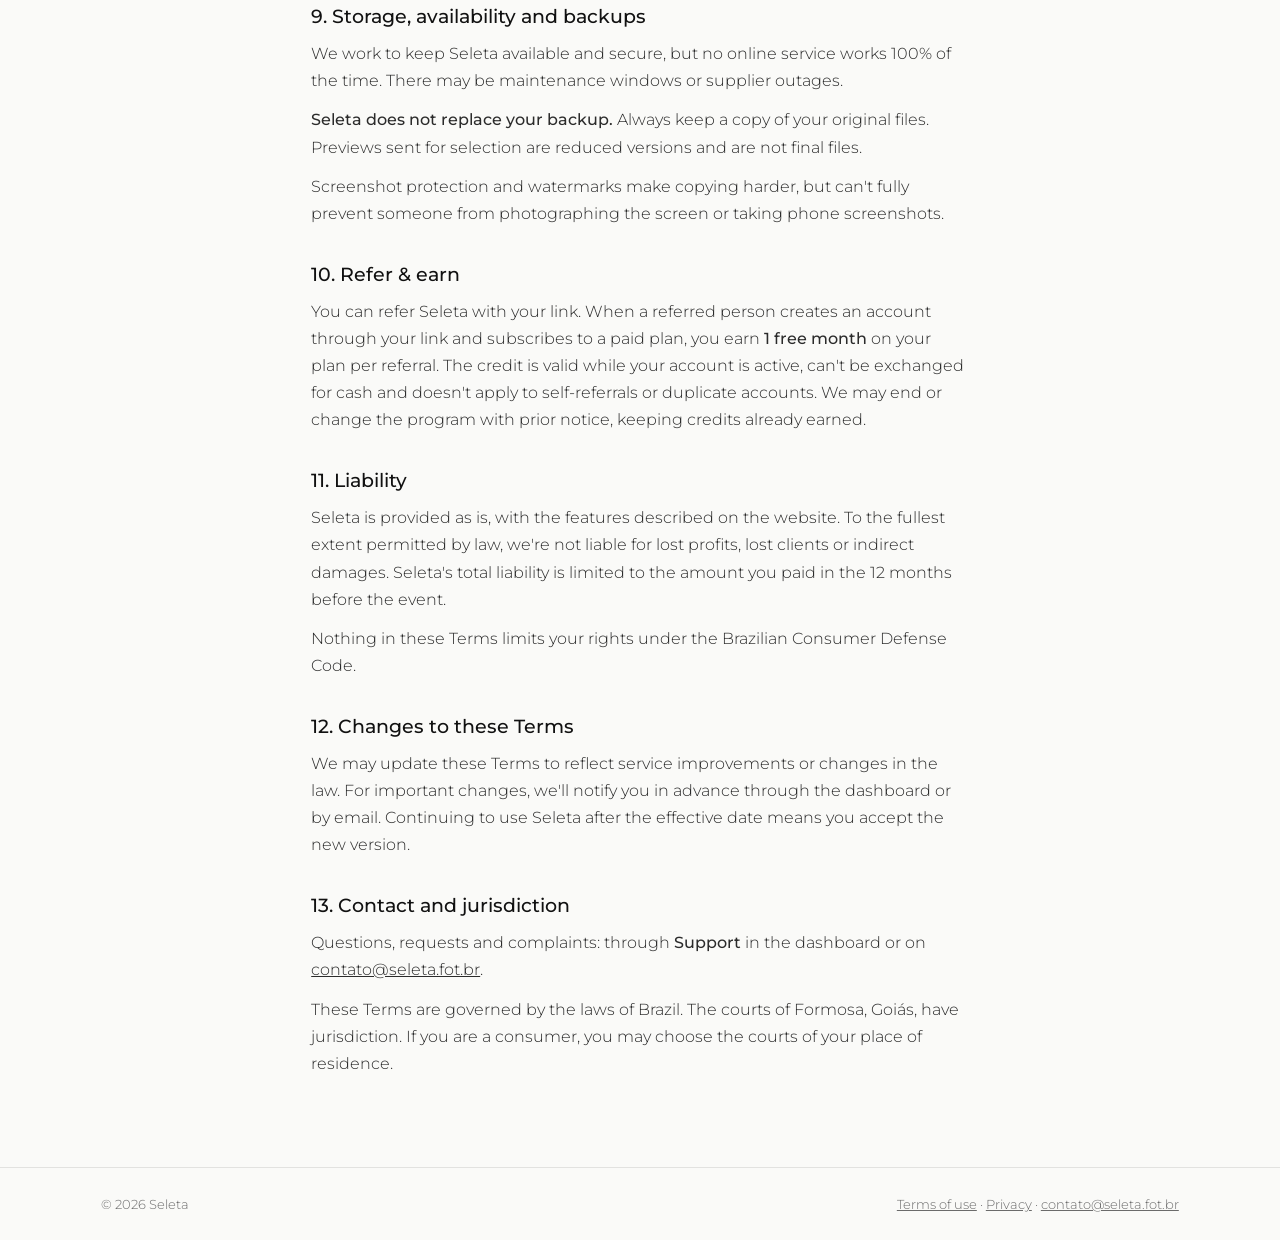
<file: termos.html>
<!DOCTYPE html>
<html lang="pt-BR" translate="no"><head><meta charset="utf-8">
<meta name="google" content="notranslate"><meta name="viewport" content="width=device-width, initial-scale=1">
<title>Termos de uso · Seleta</title>
<meta name="description" content="Termos de uso da Seleta, sistema online de seleção de fotos e gestão de estúdio para fotógrafos.">
<link rel="canonical" href="https://seleta.fot.br/termos.html"><link rel="icon" href="favicon.ico" sizes="48x48">
<link rel="icon" type="image/png" sizes="192x192" href="icone-192.png">
<link rel="icon" type="image/svg+xml" href="icone.svg">
<link rel="apple-touch-icon" href="apple-touch-icon.png">
<link href="https://fonts.googleapis.com/css2?family=Montserrat:wght@300;400;500;600&display=swap" rel="stylesheet">
<link rel="stylesheet" href="base.css?v=8">
<style>
body{background:#fafaf8}
.topoL{border-bottom:1px solid var(--line);background:#fff}
.topoL .wrap{display:flex;align-items:center;justify-content:space-between;min-height:64px;gap:16px}
.doc{max-width:760px;margin:0 auto;padding:56px max(4vw,16px) 90px}
.doc .olho{font-size:12px;font-weight:500;letter-spacing:.16em;text-transform:uppercase;color:var(--mute)}
.doc h1{font-size:clamp(30px,5vw,44px);margin:14px 0 8px}
.doc .atual{color:var(--mute);font-size:14px;margin-bottom:34px}
.doc h2{font-size:19px;font-weight:500;margin:38px 0 12px}
.doc p,.doc li{font-size:15.5px;line-height:1.75;color:#2b2b2b}
.doc p+p{margin-top:12px}
.doc ul{padding-left:20px;margin:10px 0}.doc li{margin:4px 0}
.doc strong{font-weight:500}
.resumo{background:#fff;border:1px solid var(--line);border-radius:14px;padding:20px 22px;margin-bottom:10px}
.resumo h2{margin-top:0}
.indice{columns:2;font-size:14px;margin:0 0 10px}.indice a{color:var(--mute);text-decoration:none}.indice a:hover{color:var(--ink)}
.rodL{border-top:1px solid var(--line);padding:26px 0;font-size:13px;color:var(--mute)}
.rodL .wrap{display:flex;gap:20px;justify-content:space-between;flex-wrap:wrap}
.rodL a{color:var(--mute)}
@media(max-width:600px){.indice{columns:1}}
</style></head><body>
<svg width="0" height="0" style="position:absolute" aria-hidden="true"><defs><symbol id="s" viewBox="0 0 48 48"><path d="M40 7H8v17h32v17H8" fill="none" stroke="currentColor" stroke-width="6.4" stroke-linecap="square"/></symbol></defs></svg>
<header class="topoL"><div class="wrap"><a class="logo" href="./"><svg><use href="#s"/></svg>SELETA</a><span style="display:flex;gap:12px;align-items:center"><span data-seletor-lang></span><a class="btn sm ghost" href="app.html">Entrar</a></span></div></header>
<main class="doc" data-lang="pt"><p class="olho">Seleta</p><h1>Termos de uso</h1><p class="atual">Última atualização: 26 de novembro de 2026</p><div class="resumo"><h2>Resumo rápido</h2><ul><li>As fotos são suas. Nós só guardamos e mostramos para você e para os seus clientes.</li><li>14 dias grátis, sem cartão. Cancele quando quiser, com 7 dias de arrependimento.</li><li>Você é responsável pelas autorizações de imagem dos seus clientes.</li><li>Mantenha sempre um backup dos originais.</li></ul></div><ul class="indice"><li><a href="#s1">1. Quem somos e o que é a Seleta</a></li><li><a href="#s2">2. Aceite</a></li><li><a href="#s3">3. Sua conta</a></li><li><a href="#s4">4. Teste grátis, planos e pagamento</a></li><li><a href="#s5">5. Cancelamento e direito de arrependimento</a></li><li><a href="#s6">6. Suas fotos e seu conteúdo</a></li><li><a href="#s7">7. Seus clientes</a></li><li><a href="#s8">8. Uso permitido</a></li><li><a href="#s9">9. Armazenamento, disponibilidade e cópias de segurança</a></li><li><a href="#s10">10. Indique e ganhe</a></li><li><a href="#s11">11. Responsabilidade</a></li><li><a href="#s12">12. Mudanças nos Termos</a></li><li><a href="#s13">13. Contato e foro</a></li></ul><h2 id="s1">1. Quem somos e o que é a Seleta</h2><p>A Seleta é uma plataforma online para fotógrafos e estúdios de fotografia. Com ela você envia prévias para o cliente escolher, entrega fotos tratadas, envia álbuns diagramados para aprovação e organiza clientes, agenda, tarefas e financeiro.</p><p>A Seleta é oferecida por <strong>Seleta</strong> (nome fantasia), inscrita no CNPJ sob o nº <strong>52.951.143/0001-82</strong>, com sede em Formosa, Goiás ("Seleta", "nós"). Estes Termos valem entre a Seleta e quem cria uma conta ("Fotógrafo", "você").</p><h2 id="s2">2. Aceite</h2><p>Ao criar uma conta ou usar a plataforma, você declara que leu e concorda com estes Termos e com a <a href="privacidade.html">Política de Privacidade</a>. Se não concordar, não use a Seleta.</p><p>Você precisa ter pelo menos 18 anos e capacidade para contratar. Se usar a Seleta em nome de uma empresa, declara ter poderes para representá-la.</p><h2 id="s3">3. Sua conta</h2><ul><li>Use dados verdadeiros e mantenha-os atualizados.</li><li>Guarde sua senha com cuidado. Tudo o que for feito na sua conta é de sua responsabilidade.</li><li>Avise a gente pelo suporte se notar qualquer uso que você não reconhece.</li><li>Uma conta é de um estúdio. Não revenda nem compartilhe o acesso com outros estúdios.</li></ul><h2 id="s4">4. Teste grátis, planos e pagamento</h2><ul><li>Toda conta nova tem <strong>14 dias de teste grátis</strong>, sem cartão de crédito.</li><li>Depois do teste, para continuar usando, é preciso assinar um dos planos publicados na página de planos, com os limites de armazenamento e recursos de cada um.</li><li>A cobrança é mensal ou anual, sempre antecipada, conforme o ciclo escolhido. O pagamento é processado por um parceiro de pagamentos, e a Seleta não guarda dados do seu cartão.</li><li>Os preços podem mudar. Avisaremos com pelo menos 30 dias de antecedência, e o novo valor só vale a partir do próximo ciclo.</li><li>Sem pagamento, a conta pode ficar em modo de leitura e, depois de 30 dias, ser suspensa.</li></ul><h2 id="s5">5. Cancelamento e direito de arrependimento</h2><ul><li>Você pode cancelar quando quiser, pelo painel ou pelo suporte. O acesso continua até o fim do período já pago.</li><li>Em contratações feitas pela internet, você pode desistir em até <strong>7 dias</strong> após o primeiro pagamento e receber o valor de volta, como prevê o art. 49 do Código de Defesa do Consumidor.</li><li>Fora desse prazo, não há reembolso proporcional de períodos já iniciados, exceto quando a lei exigir.</li><li>Depois do cancelamento, seus dados e arquivos ficam guardados por <strong>30 dias</strong> para você baixar o que precisar. Depois disso, são apagados de forma definitiva.</li></ul><h2 id="s6">6. Suas fotos e seu conteúdo</h2><p><strong>As fotos são suas.</strong> Tudo o que você envia (fotos, álbuns, textos, logos e marca d'água) continua sendo seu ou de quem tem os direitos.</p><p>Você nos dá apenas a permissão necessária para guardar, processar e exibir esse conteúdo, gerando prévias, miniaturas e marca d'água, somente para prestar o serviço a você e aos seus clientes. Não usamos suas fotos em divulgação sem a sua autorização por escrito.</p><p>Ao enviar conteúdo, você declara que:</p><ul><li>tem os direitos autorais ou a autorização para usar as imagens;</li><li>tem a autorização de uso de imagem das pessoas fotografadas, inclusive dos responsáveis legais no caso de crianças e adolescentes;</li><li>o conteúdo não é ilegal, não viola direitos de terceiros e não contém material sexual envolvendo menores, discurso de ódio, violência explícita ou qualquer conteúdo proibido por lei.</li></ul><p>Podemos remover conteúdo e suspender contas que violem estes Termos ou a lei, ou quando houver ordem judicial.</p><h2 id="s7">7. Seus clientes</h2><p>Quando você cadastra clientes, envia galerias, cria álbuns para aprovação ou recebe seleções e comentários, você é o responsável pela relação com esses clientes e pelos dados deles. Na linguagem da Lei Geral de Proteção de Dados (LGPD), você é o <strong>controlador</strong> desses dados e a Seleta é a <strong>operadora</strong>, que trata os dados só para prestar o serviço, conforme suas instruções.</p><p>Cabe a você informar seus clientes sobre o uso da plataforma e garantir uma base legal para tratar os dados deles, como o contrato de prestação de serviço fotográfico.</p><p>Prazos, pacotes, valores de fotos extras e condições de entrega que você combina com seus clientes são de sua responsabilidade. A Seleta não faz parte desse acordo.</p><h2 id="s8">8. Uso permitido</h2><p>Não é permitido:</p><ul><li>tentar acessar contas, galerias ou dados de outras pessoas;</li><li>contornar limites do plano, a marca d'água ou os mecanismos de segurança;</li><li>usar robôs, raspagem de dados ou engenharia reversa da plataforma;</li><li>usar a Seleta para enviar spam, golpes ou qualquer atividade ilegal;</li><li>sobrecarregar ou atrapalhar o funcionamento do serviço.</li></ul><h2 id="s9">9. Armazenamento, disponibilidade e cópias de segurança</h2><p>Trabalhamos para manter a Seleta disponível e segura, mas nenhum serviço online funciona 100% do tempo. Pode haver pausas para manutenção ou falhas de fornecedores.</p><p><strong>A Seleta não substitui o seu backup.</strong> Mantenha sempre uma cópia dos seus arquivos originais. As prévias enviadas para seleção são versões reduzidas e não servem como arquivo final.</p><p>A proteção contra print e a marca d'água dificultam cópias, mas não impedem totalmente que alguém fotografe a tela ou faça capturas no celular.</p><h2 id="s10">10. Indique e ganhe</h2><p>Você pode indicar a Seleta com o seu link. Quando uma pessoa indicada cria a conta pelo seu link e assina um plano pago, você ganha <strong>1 mês grátis</strong> no seu plano por indicação. O crédito vale enquanto sua conta estiver ativa, não pode ser trocado por dinheiro e não vale para indicações da própria pessoa ou de contas duplicadas. Podemos encerrar ou mudar o programa com aviso prévio, preservando os créditos já conquistados.</p><h2 id="s11">11. Responsabilidade</h2><p>A Seleta é oferecida como está, com os recursos descritos no site. Na máxima extensão permitida pela lei, não respondemos por lucros cessantes, perda de clientes ou danos indiretos. A responsabilidade total da Seleta fica limitada ao valor que você pagou nos 12 meses anteriores ao fato.</p><p>Nada nestes Termos limita direitos que o Código de Defesa do Consumidor garante a você.</p><h2 id="s12">12. Mudanças nos Termos</h2><p>Podemos atualizar estes Termos para refletir melhorias no serviço ou mudanças na lei. Quando a mudança for importante, avisaremos pelo painel ou por e-mail com antecedência. Continuar usando a Seleta depois da data de vigência significa que você aceita a nova versão.</p><h2 id="s13">13. Contato e foro</h2><p>Dúvidas, pedidos e reclamações: pelo <strong>Suporte</strong> dentro do painel ou pelo <a href="mailto:contato@seleta.fot.br">contato@seleta.fot.br</a>.</p><p>Estes Termos seguem as leis do Brasil. Fica eleito o foro da comarca de Formosa, Goiás. Se você for consumidor, pode escolher o foro do seu domicílio.</p></main>
<main class="doc" data-lang="en" hidden><p class="olho">Seleta</p><h1>Terms of use</h1><p class="atual">Last updated: November 26, 2026</p><div class="resumo"><h2>Quick summary</h2><ul><li>Your photos are yours. We only store and show them to you and your clients.</li><li>14 days free, no card. Cancel anytime, with a 7-day withdrawal right.</li><li>You are responsible for your clients&#39; image-use consent.</li><li>Always keep a backup of your originals.</li></ul></div><ul class="indice"><li><a href="#e1">1. Who we are and what Seleta is</a></li><li><a href="#e2">2. Acceptance</a></li><li><a href="#e3">3. Your account</a></li><li><a href="#e4">4. Free trial, plans and payment</a></li><li><a href="#e5">5. Cancellation and right of withdrawal</a></li><li><a href="#e6">6. Your photos and content</a></li><li><a href="#e7">7. Your clients</a></li><li><a href="#e8">8. Acceptable use</a></li><li><a href="#e9">9. Storage, availability and backups</a></li><li><a href="#e10">10. Refer & earn</a></li><li><a href="#e11">11. Liability</a></li><li><a href="#e12">12. Changes to these Terms</a></li><li><a href="#e13">13. Contact and jurisdiction</a></li></ul><h2 id="e1">1. Who we are and what Seleta is</h2><p>Seleta is an online platform for photographers and photography studios. With it you send previews for clients to choose from, deliver edited photos, send album layouts for approval and manage clients, calendar, tasks and finances.</p><p>Seleta is provided by <strong>Seleta</strong> (trade name), registered under Brazilian CNPJ no. <strong>52.951.143/0001-82</strong>, based in Formosa, Goiás, Brazil ("Seleta", "we"). These Terms apply between Seleta and whoever creates an account ("Photographer", "you").</p><h2 id="e2">2. Acceptance</h2><p>By creating an account or using the platform, you confirm you have read and agree to these Terms and to the <a href="privacidade.html">Privacy Policy</a>. If you don't agree, don't use Seleta.</p><p>You must be at least 18 years old and legally able to enter into contracts. If you use Seleta on behalf of a company, you confirm you are authorized to represent it.</p><h2 id="e3">3. Your account</h2><ul><li>Use accurate information and keep it up to date.</li><li>Keep your password safe. Everything done in your account is your responsibility.</li><li>Let us know through support if you notice any use you don't recognize.</li><li>One account is for one studio. Don't resell or share access with other studios.</li></ul><h2 id="e4">4. Free trial, plans and payment</h2><ul><li>Every new account gets a <strong>14-day free trial</strong>, no credit card required.</li><li>After the trial, to keep using Seleta you need to subscribe to one of the plans on the pricing page, each with its own storage limits and features.</li><li>Billing is monthly or yearly, always in advance, according to the chosen cycle. Payments are processed by a payment partner, and Seleta doesn't store your card details.</li><li>Prices may change. We'll give at least 30 days' notice, and the new price only applies from the next cycle.</li><li>Without payment, the account may become read-only and, after 30 days, be suspended.</li></ul><h2 id="e5">5. Cancellation and right of withdrawal</h2><ul><li>You can cancel anytime from the dashboard or through support. Access continues until the end of the period already paid.</li><li>For purchases made online, you may withdraw within <strong>7 days</strong> of the first payment and get a refund, as provided by article 49 of the Brazilian Consumer Defense Code.</li><li>After that period, there are no prorated refunds for periods already started, except where required by law.</li><li>After cancellation, your data and files are kept for <strong>30 days</strong> so you can download what you need. After that, they are permanently deleted.</li></ul><h2 id="e6">6. Your photos and content</h2><p><strong>Your photos are yours.</strong> Everything you upload (photos, albums, text, logos and watermarks) remains yours or belongs to whoever holds the rights.</p><p>You grant us only the permission needed to store, process and display that content, creating previews, thumbnails and watermarks, solely to provide the service to you and your clients. We don't use your photos for promotion without your written consent.</p><p>By uploading content, you confirm that:</p><ul><li>you own the copyright or are authorized to use the images;</li><li>you have image-use consent from the people photographed, including from parents or legal guardians in the case of children and teenagers;</li><li>the content is not illegal, doesn't infringe third-party rights and contains no sexual material involving minors, hate speech, graphic violence or any content prohibited by law.</li></ul><p>We may remove content and suspend accounts that violate these Terms or the law, or when required by court order.</p><h2 id="e7">7. Your clients</h2><p>When you add clients, send galleries, create albums for approval or receive selections and comments, you are responsible for the relationship with those clients and for their data. Under Brazil's General Data Protection Law (LGPD), you are the <strong>controller</strong> of that data and Seleta is the <strong>processor</strong>, handling it only to provide the service, according to your instructions.</p><p>It's up to you to inform your clients about the use of the platform and to have a legal basis for processing their data, such as your photography service contract.</p><p>Deadlines, packages, extra photo prices and delivery terms you agree with your clients are your responsibility. Seleta is not a party to that agreement.</p><h2 id="e8">8. Acceptable use</h2><p>You may not:</p><ul><li>try to access other people's accounts, galleries or data;</li><li>bypass plan limits, watermarks or security mechanisms;</li><li>use bots, scraping or reverse engineering of the platform;</li><li>use Seleta to send spam, scams or for any illegal activity;</li><li>overload or disrupt the service.</li></ul><h2 id="e9">9. Storage, availability and backups</h2><p>We work to keep Seleta available and secure, but no online service works 100% of the time. There may be maintenance windows or supplier outages.</p><p><strong>Seleta does not replace your backup.</strong> Always keep a copy of your original files. Previews sent for selection are reduced versions and are not final files.</p><p>Screenshot protection and watermarks make copying harder, but can't fully prevent someone from photographing the screen or taking phone screenshots.</p><h2 id="e10">10. Refer & earn</h2><p>You can refer Seleta with your link. When a referred person creates an account through your link and subscribes to a paid plan, you earn <strong>1 free month</strong> on your plan per referral. The credit is valid while your account is active, can't be exchanged for cash and doesn't apply to self-referrals or duplicate accounts. We may end or change the program with prior notice, keeping credits already earned.</p><h2 id="e11">11. Liability</h2><p>Seleta is provided as is, with the features described on the website. To the fullest extent permitted by law, we're not liable for lost profits, lost clients or indirect damages. Seleta's total liability is limited to the amount you paid in the 12 months before the event.</p><p>Nothing in these Terms limits your rights under the Brazilian Consumer Defense Code.</p><h2 id="e12">12. Changes to these Terms</h2><p>We may update these Terms to reflect service improvements or changes in the law. For important changes, we'll notify you in advance through the dashboard or by email. Continuing to use Seleta after the effective date means you accept the new version.</p><h2 id="e13">13. Contact and jurisdiction</h2><p>Questions, requests and complaints: through <strong>Support</strong> in the dashboard or on <a href="mailto:contato@seleta.fot.br">contato@seleta.fot.br</a>.</p><p>These Terms are governed by the laws of Brazil. The courts of Formosa, Goiás, have jurisdiction. If you are a consumer, you may choose the courts of your place of residence.</p></main>
<footer class="rodL"><div class="wrap"><span>© 2026 Seleta</span><span><a href="termos.html">Termos de uso</a> · <a href="privacidade.html">Privacidade</a> · <a href="mailto:contato@seleta.fot.br">contato@seleta.fot.br</a></span></div></footer>
<script src="menu.js?v=2" defer></script>
<script src="i18n.js?v=9"></script>
</body></html>
</file>
<file: base.css>
:root{--bg:#ffffff;--ink:#111111;--soft:#f3f3f2;--line:#e2e2e0;--mute:#6b6b6b;--dark:#151515;--ok:#1d1d1d}
*{box-sizing:border-box;min-width:0}
body{margin:0;background:var(--bg);color:var(--ink);font:300 16px/1.55 Montserrat,system-ui,sans-serif}
h1,h2,h3{margin:0;font-weight:400;line-height:1.1}
h1{font-size:clamp(26px,4vw,36px);font-weight:300}
h2{font-size:22px}
p{margin:0}
a{color:inherit}
.mute{color:var(--mute)}
.small{font-size:13px}
.wrap{max-width:1180px;margin:0 auto;padding:0 max(4vw,16px)}
.top{position:sticky;top:0;z-index:20;background:rgba(255,255,255,.92);backdrop-filter:blur(10px);border-bottom:1px solid var(--line)}
.top .wrap{display:flex;align-items:center;gap:16px;min-height:64px;flex-wrap:wrap}
.logo{display:flex;align-items:center;gap:10px;text-decoration:none;font-weight:500;letter-spacing:.26em;font-size:15px}
.logo svg{width:22px;height:22px}
.grow{flex:1}
.btn{display:inline-flex;align-items:center;justify-content:center;gap:8px;min-height:44px;padding:0 20px;border-radius:8px;border:1px solid var(--ink);background:transparent;color:var(--ink);font:500 14px Montserrat,sans-serif;cursor:pointer;text-decoration:none;white-space:nowrap}
.btn.fill{background:var(--ink);color:var(--bg);border-color:var(--ink)}
.btn.ghost{border-color:var(--line)}
.btn.sm{min-height:36px;padding:0 14px;font-size:13px}
.btn:disabled{opacity:.45;cursor:default}
.btn:focus-visible,input:focus-visible,select:focus-visible,textarea:focus-visible,.tile:focus-visible{outline:2px solid #777;outline-offset:2px}
label{display:block;font-size:13px;font-weight:500;margin:0 0 6px}
input,select,textarea{width:100%;font:400 16px Montserrat,sans-serif;padding:11px 14px;border:1px solid var(--line);border-radius:10px;background:var(--card,#fff);color:var(--ink)}
textarea{font:400 14px/1.5 ui-monospace,Menlo,monospace;min-height:110px;resize:vertical}
.field{margin-bottom:16px}
.row{display:flex;gap:10px;flex-wrap:wrap;align-items:center}
.grid2{display:grid;grid-template-columns:repeat(2,minmax(0,1fr));gap:14px}
.card{border:1px solid var(--line);border-radius:14px;padding:22px;background:var(--card,#fff)}
.msg{padding:12px 14px;border-radius:10px;background:var(--soft);font-size:14px;margin-bottom:16px}
.msg.erro{background:#1a1a1a;color:#fff}
.tag{display:inline-block;font-size:12px;font-weight:500;padding:3px 10px;border-radius:99px;background:var(--soft)}
.tag.enviada{background:var(--ink);color:var(--bg)}
.hide{display:none!important}
.fotos{display:grid;grid-template-columns:repeat(auto-fill,minmax(150px,1fr));gap:10px}
.tile{position:relative;aspect-ratio:3/4;border-radius:8px;overflow:hidden;background:#ddd;border:0;padding:0;cursor:pointer;display:block;width:100%}
.tile img{width:100%;height:100%;object-fit:cover;display:block}
.tile .nome{position:absolute;left:8px;bottom:8px;font:400 11px Montserrat;color:#fff;background:rgba(0,0,0,.5);padding:2px 8px;border-radius:99px;max-width:calc(100% - 16px);overflow:hidden;text-overflow:ellipsis;white-space:nowrap}
.tile.on{outline:2px solid var(--ink);outline-offset:2px}
.tile .marca{position:absolute;top:10px;right:10px;width:22px;height:22px;border-radius:50%;border:1.5px solid rgba(255,255,255,.95);background:rgba(0,0,0,.12);color:transparent;font-size:0;box-shadow:0 1px 4px rgba(0,0,0,.25);transition:background .15s,transform .15s}
.tile.on .marca{background:#fff;border-color:#fff;transform:scale(1.05)}
.vazio{padding:48px 20px;text-align:center;color:var(--mute);border:1px dashed var(--line);border-radius:14px}
@media(max-width:640px){.grid2{grid-template-columns:minmax(0,1fr)}.fotos{grid-template-columns:repeat(2,minmax(0,1fr))}}
</file>
